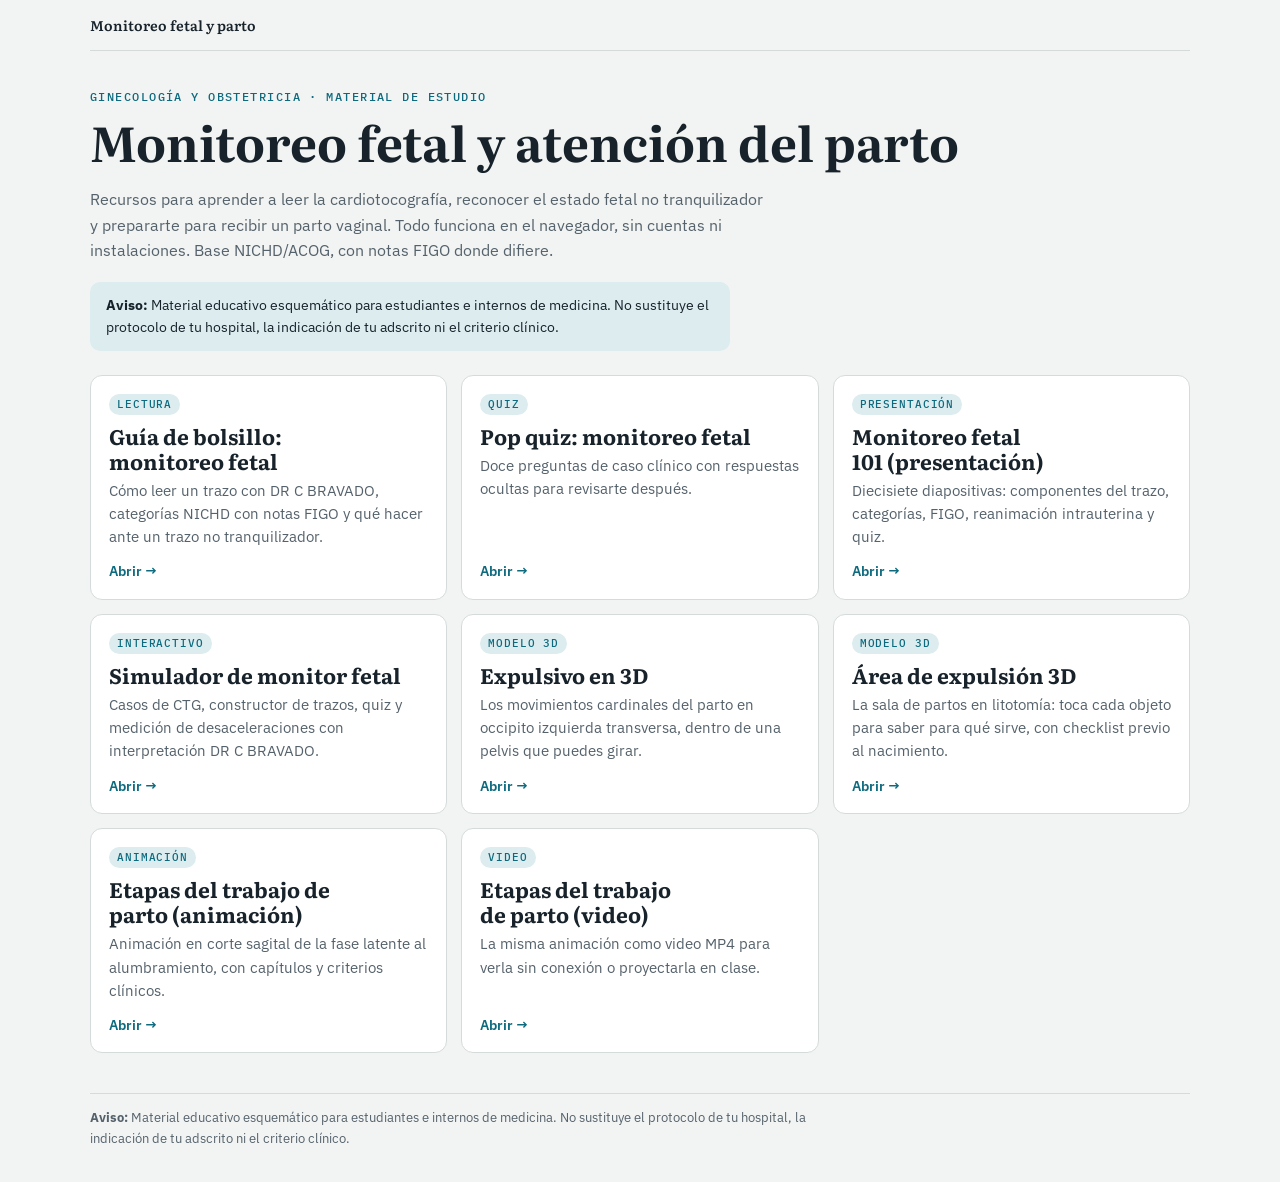
<file: index.html>
<!doctype html>
<html lang="es">
<head>
<meta charset="utf-8">
<meta name="viewport" content="width=device-width,initial-scale=1">
<title>Monitoreo fetal y atención del parto</title>
<meta name="description" content="Guía de bolsillo, quiz, presentación, simulador de CTG y modelos 3D del parto para estudiar GyO.">
<link rel="preconnect" href="https://fonts.googleapis.com"><link rel="stylesheet" href="https://fonts.googleapis.com/css2?family=IBM+Plex+Mono:wght@400;500&family=IBM+Plex+Sans:wght@400;500;600&family=Literata:opsz,wght@7..72,500;7..72,700&display=swap">
<link rel="stylesheet" href="assets/site.css">

</head>
<body>
<header class="topbar"><a class="brand" href="./">Monitoreo fetal y parto</a></header>
<main class="home">
<section class="hero">
<p class="eyebrow">Ginecología y obstetricia · material de estudio</p>
<h1>Monitoreo fetal y atención del parto</h1>
<p class="lede">Recursos para aprender a leer la cardiotocografía, reconocer el estado fetal no tranquilizador y prepararte para recibir un parto vaginal. Todo funciona en el navegador, sin cuentas ni instalaciones. Base NICHD/ACOG, con notas FIGO donde difiere.</p>
<p class="notice"><b>Aviso:</b> Material educativo esquemático para estudiantes e internos de medicina. No sustituye el protocolo de tu hospital, la indicación de tu adscrito ni el criterio clínico.</p>
</section>
<section class="cards" aria-label="Recursos">
<a class="card" href="guia-bolsillo.html"><span class="kind">Lectura</span><h2>Guía de bolsillo: monitoreo fetal</h2><p>Cómo leer un trazo con DR C BRAVADO, categorías NICHD con notas FIGO y qué hacer ante un trazo no tranquilizador.</p><span class="go">Abrir →</span></a>
<a class="card" href="pop-quiz.html"><span class="kind">Quiz</span><h2>Pop quiz: monitoreo fetal</h2><p>Doce preguntas de caso clínico con respuestas ocultas para revisarte después.</p><span class="go">Abrir →</span></a>
<a class="card" href="deck-monitoreo-fetal.html"><span class="kind">Presentación</span><h2>Monitoreo fetal 101 (presentación)</h2><p>Diecisiete diapositivas: componentes del trazo, categorías, FIGO, reanimación intrauterina y quiz.</p><span class="go">Abrir →</span></a>
<a class="card" href="simulador-monitor-fetal.html"><span class="kind">Interactivo</span><h2>Simulador de monitor fetal</h2><p>Casos de CTG, constructor de trazos, quiz y medición de desaceleraciones con interpretación DR C BRAVADO.</p><span class="go">Abrir →</span></a>
<a class="card" href="expulsivo-3d.html"><span class="kind">Modelo 3D</span><h2>Expulsivo en 3D</h2><p>Los movimientos cardinales del parto en occipito izquierda transversa, dentro de una pelvis que puedes girar.</p><span class="go">Abrir →</span></a>
<a class="card" href="area-expulsion-3d.html"><span class="kind">Modelo 3D</span><h2>Área de expulsión 3D</h2><p>La sala de partos en litotomía: toca cada objeto para saber para qué sirve, con checklist previo al nacimiento.</p><span class="go">Abrir →</span></a>
<a class="card" href="etapas-del-parto.html"><span class="kind">Animación</span><h2>Etapas del trabajo de parto (animación)</h2><p>Animación en corte sagital de la fase latente al alumbramiento, con capítulos y criterios clínicos.</p><span class="go">Abrir →</span></a>
<a class="card" href="video-etapas.html"><span class="kind">Video</span><h2>Etapas del trabajo de parto (video)</h2><p>La misma animación como video MP4 para verla sin conexión o proyectarla en clase.</p><span class="go">Abrir →</span></a>
</section>
</main>
<footer class="sitefoot"><p><b>Aviso:</b> Material educativo esquemático para estudiantes e internos de medicina. No sustituye el protocolo de tu hospital, la indicación de tu adscrito ni el criterio clínico.</p></footer>
</body>
</html>
</file>
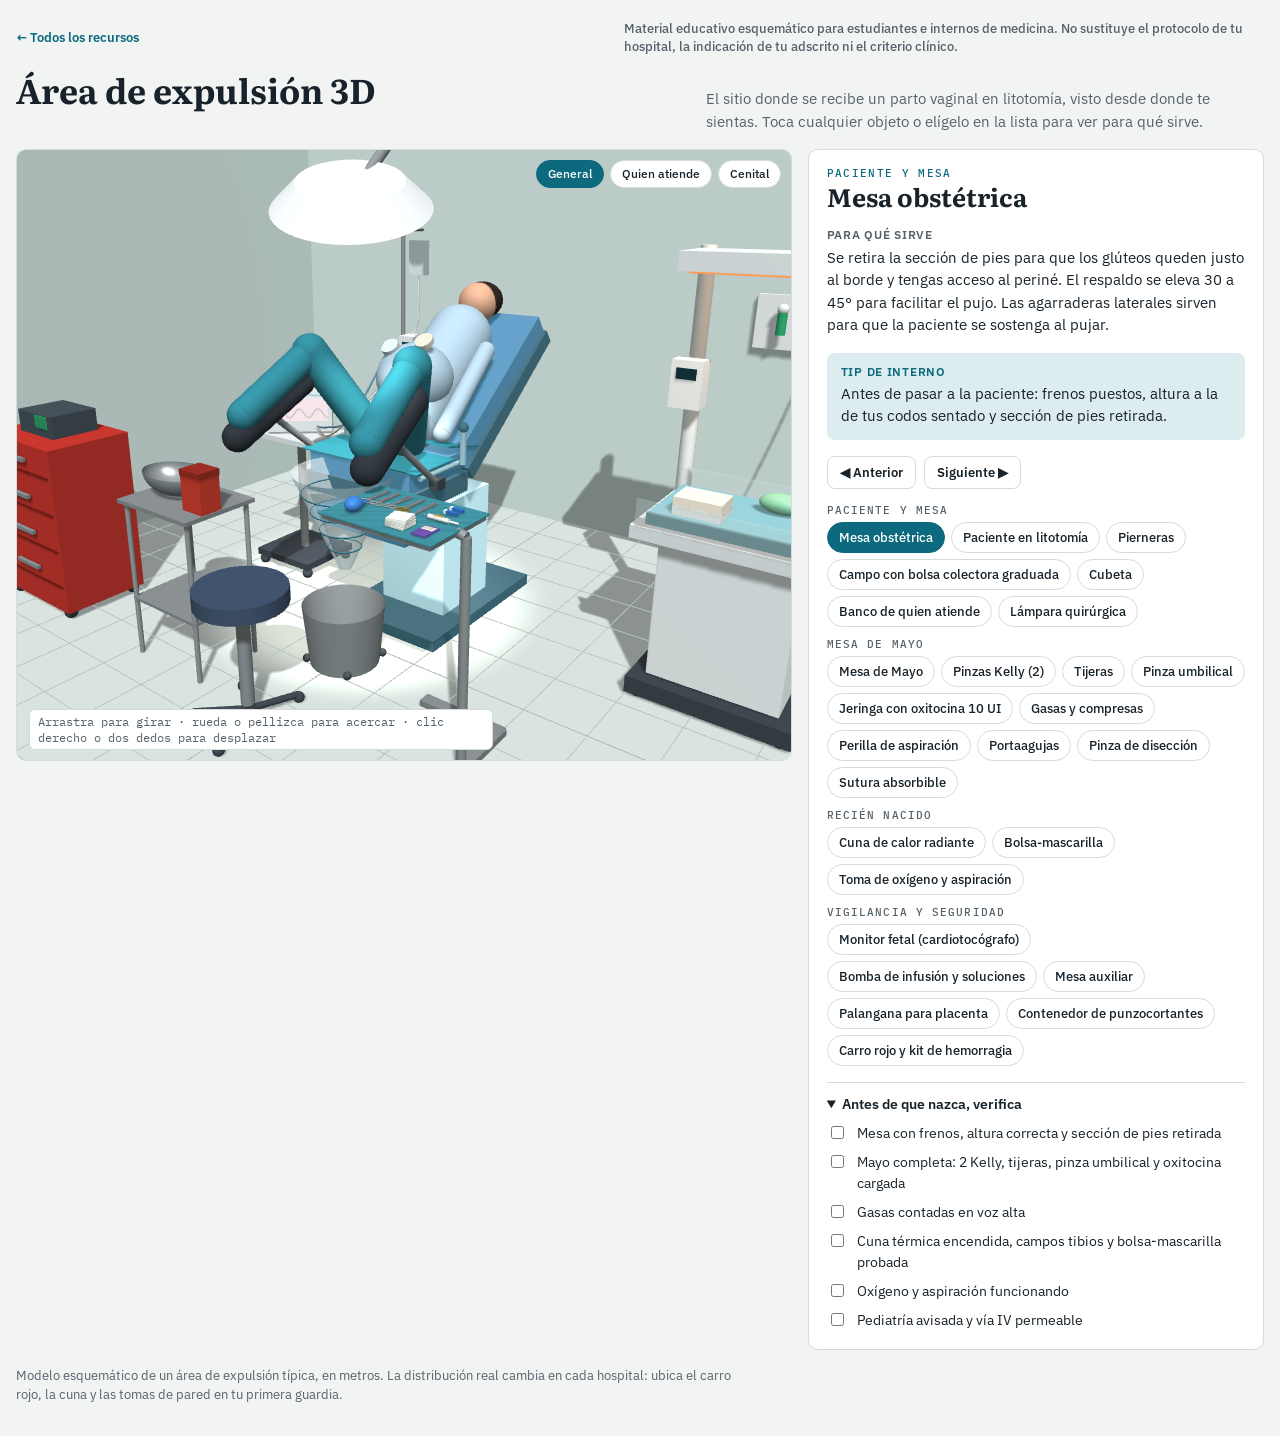
<file: area-expulsion-3d.html>
<!doctype html>
<html lang="es"><head><meta charset="utf-8"><meta name=viewport content="width=device-width,initial-scale=1,viewport-fit=cover"><style>:root{color-scheme:light;box-sizing:border-box;padding-top:env(safe-area-inset-top,0px);padding-bottom:env(safe-area-inset-bottom,0px)}html{scroll-padding-top:env(safe-area-inset-top,0px)}body{margin:0;padding:0;font:14px -apple-system,BlinkMacSystemFont,sans-serif;background:#fff;color:#000}img{max-width:100%}[hidden]:not([hidden=until-found i]){display:none!important}</style><title>Área de expulsión 3D</title>
<meta name="description" content="La sala de partos en litotomía: toca cada objeto para saber para qué sirve, con checklist previo al nacimiento.">
</head><body>
<style>
.pf-bar{max-width:1320px;margin:0 auto 14px;display:flex;flex-wrap:wrap;align-items:center;justify-content:space-between;gap:6px 16px;font:500 13px/1.4 'IBM Plex Sans','Segoe UI',Arial,sans-serif}
.pf-bar a{color:var(--accent,#0d6a7e);text-decoration:none;font-weight:600}
.pf-bar a:hover{text-decoration:underline}
.pf-bar span{color:var(--muted,#55626b);max-width:80ch}
</style>
<nav class="pf-bar" aria-label="Sitio"><a href="./">← Todos los recursos</a><span>Material educativo esquemático para estudiantes e internos de medicina. No sustituye el protocolo de tu hospital, la indicación de tu adscrito ni el criterio clínico.</span></nav>

<link rel="preconnect" href="https://fonts.googleapis.com">
<link rel="stylesheet" href="https://fonts.googleapis.com/css2?family=IBM+Plex+Mono:wght@400;500&family=IBM+Plex+Sans:wght@400;500;600&family=Literata:opsz,wght@7..72,500;7..72,700&display=swap">
<style>
/* Layout: visor 3D del área de expulsión a la izquierda; ficha del objeto, inventario y checklist a la derecha (se apila en móvil) */
:root{
  --bg:#f2f4f3; --surface:#ffffff; --ink:#17222a; --muted:#55626b; --line:#d5dbdb;
  --accent:#0d6a7e; --accent-ink:#ffffff; --accent-soft:#dcecef; --stage:#e3e9e9;
  --display:'Literata', Georgia, serif; --body:'IBM Plex Sans', 'Segoe UI', Arial, sans-serif; --mono:'IBM Plex Mono', Consolas, monospace;
}
@media (prefers-color-scheme: dark){:root:not([data-theme="light"]){
  --bg:#0e1417; --surface:#162026; --ink:#e5ecee; --muted:#9aa8ae; --line:#29363c;
  --accent:#55b6cb; --accent-ink:#0a1417; --accent-soft:#1b3138; --stage:#111a1e; color-scheme:dark}}
:root[data-theme="dark"]{
  --bg:#0e1417; --surface:#162026; --ink:#e5ecee; --muted:#9aa8ae; --line:#29363c;
  --accent:#55b6cb; --accent-ink:#0a1417; --accent-soft:#1b3138; --stage:#111a1e; color-scheme:dark}
*{box-sizing:border-box}
body{background:var(--bg);color:var(--ink);font-family:var(--body);font-size:15px;line-height:1.5;padding:20px 16px 32px}
.wrap{max-width:1320px;margin:0 auto;display:flex;flex-direction:column;gap:16px}
header{display:flex;flex-wrap:wrap;align-items:baseline;justify-content:space-between;gap:8px 24px}
h1{font-family:var(--display);font-weight:700;font-size:clamp(24px,3.2vw,34px);line-height:1.15;margin:0;text-wrap:balance}
.sub{color:var(--muted);margin:0;max-width:62ch}
.grid{display:grid;grid-template-columns:minmax(0,1.7fr) minmax(0,1fr);gap:16px;align-items:start}
@media (max-width:920px){.grid{grid-template-columns:minmax(0,1fr)}}
.viewer{position:relative;background:var(--stage);border:1px solid var(--line);border-radius:10px;overflow:hidden;height:clamp(360px,68vh,720px)}
.viewer canvas{display:block;width:100%;height:100%;touch-action:none;cursor:grab}
.viewer canvas.hot{cursor:pointer}
.tip{position:absolute;left:0;top:0;pointer-events:none;font:500 12px/1.2 var(--mono);background:var(--surface);color:var(--ink);border:1px solid var(--accent);border-radius:4px;padding:4px 7px;white-space:nowrap;transform:translate(12px,-120%)}
.views{position:absolute;right:10px;top:10px;display:flex;flex-wrap:wrap;gap:6px;justify-content:flex-end;max-width:75%}
.chip{font:500 12px/1 var(--body);background:var(--surface);color:var(--ink);border:1px solid var(--line);border-radius:999px;padding:7px 11px;cursor:pointer}
.chip[aria-pressed="true"]{background:var(--accent);color:var(--accent-ink);border-color:var(--accent)}
.hint{position:absolute;left:12px;bottom:10px;font:400 12px/1.3 var(--mono);color:var(--muted);background:var(--surface);border:1px solid var(--line);border-radius:6px;padding:4px 8px;pointer-events:none;max-width:60%}
button:focus-visible,input:focus-visible{outline:2px solid var(--accent);outline-offset:2px}
.panel{background:var(--surface);border:1px solid var(--line);border-radius:10px;padding:18px;display:flex;flex-direction:column;gap:16px;min-width:0}
.eyebrow{font:500 11px/1 var(--mono);letter-spacing:.12em;text-transform:uppercase;color:var(--accent);margin:0}
.panel h2{font-family:var(--display);font-weight:700;font-size:25px;line-height:1.15;margin:4px 0 0;text-wrap:balance}
.block h3{font:600 12px/1.2 var(--body);letter-spacing:.06em;text-transform:uppercase;color:var(--muted);margin:0 0 4px}
.block p{margin:0}
.block.tipbox{background:var(--accent-soft);border-radius:8px;padding:12px 14px}
.block.tipbox h3{color:var(--accent)}
.nav{display:flex;gap:8px}
.btn{font:600 13px/1 var(--body);border:1px solid var(--line);background:var(--surface);color:var(--ink);border-radius:8px;padding:9px 12px;cursor:pointer}
.inv{display:flex;flex-direction:column;gap:12px}
.inv h4{font:500 11px/1 var(--mono);letter-spacing:.1em;text-transform:uppercase;color:var(--muted);margin:0 0 6px}
.inv ul{list-style:none;margin:0;padding:0;display:flex;flex-wrap:wrap;gap:6px}
.inv button{font:500 12.5px/1.2 var(--body);background:var(--surface);color:var(--ink);border:1px solid var(--line);border-radius:999px;padding:7px 11px;cursor:pointer}
.inv button[aria-current="true"]{background:var(--accent);border-color:var(--accent);color:var(--accent-ink)}
details{border-top:1px solid var(--line);padding-top:12px}
summary{cursor:pointer;font:600 14px/1.3 var(--body)}
.check{list-style:none;margin:10px 0 0;padding:0;display:flex;flex-direction:column;gap:8px}
.check label{display:flex;gap:10px;align-items:flex-start;font-size:14px;cursor:pointer}
.check input{margin-top:3px;accent-color:var(--accent)}
footer{font-size:12.5px;color:var(--muted);max-width:90ch}
@media (max-width:520px){.views{max-width:100%;left:10px;justify-content:flex-start}.hint{display:none}}
</style>

<div class="wrap">
  <header>
    <h1>Área de expulsión 3D</h1>
    <p class="sub">El sitio donde se recibe un parto vaginal en litotomía, visto desde donde te sientas. Toca cualquier objeto o elígelo en la lista para ver para qué sirve.</p>
  </header>
  <div class="grid">
    <div class="viewer" id="viewer">
      <div class="views" role="group" aria-label="Vistas">
        <button class="chip" data-view="gen" aria-pressed="true">General</button>
        <button class="chip" data-view="att">Quien atiende</button>
        <button class="chip" data-view="top">Cenital</button>
      </div>
      <div class="tip" id="tip" hidden></div>
      <div class="hint">Arrastra para girar · rueda o pellizca para acercar · clic derecho o dos dedos para desplazar</div>
    </div>
    <aside class="panel">
      <div>
        <p class="eyebrow" id="cat">Paciente y mesa</p>
        <h2 id="name">Mesa obstétrica</h2>
      </div>
      <div class="block"><h3>Para qué sirve</h3><p id="para"></p></div>
      <div class="block tipbox"><h3>Tip de interno</h3><p id="tipTxt"></p></div>
      <div class="nav"><button class="btn" id="prev">◀ Anterior</button><button class="btn" id="next">Siguiente ▶</button></div>
      <div class="inv" id="inv"></div>
      <details open>
        <summary>Antes de que nazca, verifica</summary>
        <ul class="check">
          <li><label><input type="checkbox" id="c1"> Mesa con frenos, altura correcta y sección de pies retirada</label></li>
          <li><label><input type="checkbox" id="c2"> Mayo completa: 2 Kelly, tijeras, pinza umbilical y oxitocina cargada</label></li>
          <li><label><input type="checkbox" id="c3"> Gasas contadas en voz alta</label></li>
          <li><label><input type="checkbox" id="c4"> Cuna térmica encendida, campos tibios y bolsa-mascarilla probada</label></li>
          <li><label><input type="checkbox" id="c5"> Oxígeno y aspiración funcionando</label></li>
          <li><label><input type="checkbox" id="c6"> Pediatría avisada y vía IV permeable</label></li>
        </ul>
      </details>
    </aside>
  </div>
  <footer>Modelo esquemático de un área de expulsión típica, en metros. La distribución real cambia en cada hospital: ubica el carro rojo, la cuna y las tomas de pared en tu primera guardia.</footer>
</div>

<script src="assets/vendor/three/three.min.js"></script>
<script src="assets/vendor/three/OrbitControls.js"></script>
<script>
(function(){
const D=Math.PI/180;
const viewer=document.getElementById('viewer');
const renderer=new THREE.WebGLRenderer({antialias:true});
renderer.setPixelRatio(Math.min(2,window.devicePixelRatio||1));
renderer.shadowMap.enabled=true; renderer.shadowMap.type=THREE.PCFSoftShadowMap;
viewer.insertBefore(renderer.domElement,viewer.firstChild);
const scene=new THREE.Scene();
const camera=new THREE.PerspectiveCamera(42,1,0.05,60);
const controls=new THREE.OrbitControls(camera,renderer.domElement);
controls.enableDamping=true;controls.dampingFactor=0.08;controls.minDistance=0.35;controls.maxDistance=9;controls.maxPolarAngle=88*D;

function applyTheme(){scene.background=new THREE.Color(getComputedStyle(document.documentElement).getPropertyValue('--stage').trim()||'#e3e9e9')}
applyTheme();
try{matchMedia('(prefers-color-scheme: dark)').addEventListener('change',applyTheme)}catch(e){}
new MutationObserver(applyTheme).observe(document.documentElement,{attributes:true,attributeFilter:['data-theme']});

scene.add(new THREE.HemisphereLight(0xffffff,0x9aa7a3,0.7));
const key=new THREE.DirectionalLight(0xffffff,0.55);key.position.set(3,5,4);key.castShadow=true;key.shadow.mapSize.set(1024,1024);
Object.assign(key.shadow.camera,{left:-3,right:3,top:3,bottom:-3,near:1,far:15});scene.add(key);

// ---------- helpers ----------
const mat=(c,o)=>new THREE.MeshStandardMaterial(Object.assign({color:c,roughness:0.6,metalness:0},o||{}));
const STEEL=mat(0xc3cacf,{metalness:0.35,roughness:0.35}), DARK=mat(0x3a4148), VINYL=mat(0x4f6683,{roughness:0.5}),
      DRAPE=mat(0x2f7f8f,{roughness:0.9}), GOWN=mat(0xa9c2d4,{roughness:0.85}), SKIN=mat(0xd9a689), WHITE=mat(0xf3f3ef,{roughness:0.9}),
      RED=mat(0xb8322a,{roughness:0.5}), PLASTIC=mat(0xe9eef0,{roughness:0.4});
function add(geo,m,x,y,z,parent){const o=new THREE.Mesh(geo,m);o.position.set(x,y,z);o.castShadow=true;o.receiveShadow=true;(parent||scene).add(o);return o}
const box=(w,h,d,m,x,y,z,p)=>add(new THREE.BoxGeometry(w,h,d),m,x,y,z,p);
const cyl=(rt,rb,h,m,x,y,z,p,seg)=>add(new THREE.CylinderGeometry(rt,rb,h,seg||24),m,x,y,z,p);
const sph=(r,m,x,y,z,p)=>add(new THREE.SphereGeometry(r,24,16),m,x,y,z,p);
const Y=new THREE.Vector3(0,1,0);
function rod(a,b,r,m,p,caps){a=new THREE.Vector3(...a);b=new THREE.Vector3(...b);const d=b.clone().sub(a);const L=d.length();
  const o=add(new THREE.CylinderGeometry(r,r,L,20),m,0,0,0,p);o.position.copy(a).add(b).multiplyScalar(0.5);o.quaternion.setFromUnitVectors(Y,d.normalize());
  if(caps){sph(r,m,a.x,a.y,a.z,p);sph(r,m,b.x,b.y,b.z,p)}return o}
function tubeAlong(pts,r,m,p){const c=new THREE.CatmullRomCurve3(pts.map(q=>new THREE.Vector3(...q)));return add(new THREE.TubeGeometry(c,48,r,8,false),m,0,0,0,p)}
const G=()=>{const g=new THREE.Group();scene.add(g);return g};

// ---------- sala ----------
const floor=new THREE.Mesh(new THREE.PlaneGeometry(6,6),mat(0xc6d0cc,{roughness:0.95}));floor.rotation.x=-Math.PI/2;floor.receiveShadow=true;scene.add(floor);
const grid=new THREE.GridHelper(6,20,0xaab7b2,0xb7c3bf);grid.position.y=0.002;scene.add(grid);
const WALL=mat(0xd5e3df,{roughness:0.95});
const back=new THREE.Mesh(new THREE.PlaneGeometry(5,3),WALL);back.position.set(0.2,1.5,-2.1);back.receiveShadow=true;scene.add(back);
const left=new THREE.Mesh(new THREE.PlaneGeometry(4.2,3),WALL);left.position.set(-2.3,1.5,-0.0);left.rotation.y=Math.PI/2;left.receiveShadow=true;scene.add(left);

// ---------- registro de objetos ----------
const ITEMS=[];
function item(key,name,cat,para,tip,group,dir){ITEMS.push({key,name,cat,para,tip,group,dir:dir?new THREE.Vector3(...dir).normalize():null});group.userData.key=key;return group}

// Mesa obstétrica
const bed=G();
box(0.62,0.06,0.95,DARK,0,0.03,-0.62,bed);
box(0.4,0.62,0.42,mat(0xd9dee2),0,0.37,-0.6,bed);
box(0.64,0.1,0.46,DARK,0,0.83,-0.18,bed);
box(0.6,0.1,0.42,VINYL,0,0.93,-0.17,bed);
const backPivot=new THREE.Group();backPivot.position.set(0,0.93,-0.38);backPivot.rotation.x=38*D;bed.add(backPivot);
box(0.6,0.1,0.95,VINYL,0,0,-0.475,backPivot);box(0.64,0.08,0.95,DARK,0,-0.09,-0.475,backPivot);
[-1,1].forEach(s=>{rod([s*0.33,0.95,-0.36],[s*0.33,0.95,0.0],0.012,STEEL,bed);rod([s*0.36,0.95,-0.3],[s*0.36,1.12,-0.3],0.016,STEEL,bed);sph(0.025,DARK,s*0.36,1.13,-0.3,bed)});
box(0.58,0.06,0.36,VINYL,0,0.66,-0.12,bed); // sección de pies retraída
item('mesa','Mesa obstétrica','Paciente y mesa',
 'Se retira la sección de pies para que los glúteos queden justo al borde y tengas acceso al periné. El respaldo se eleva 30 a 45° para facilitar el pujo. Las agarraderas laterales sirven para que la paciente se sostenga al pujar.',
 'Antes de pasar a la paciente: frenos puestos, altura a la de tus codos sentado y sección de pies retirada.',bed,[1.2,0.7,0.6]);

// Pierneras
const legs=G();
[-1,1].forEach(s=>{
  rod([s*0.34,0.9,-0.12],[s*0.36,1.18,0.22],0.016,STEEL,legs);
  box(0.05,0.05,0.06,DARK,s*0.34,0.9,-0.12,legs);
  const boot=rod([s*0.33,1.32,0.06],[s*0.38,1.12,0.42],0.07,mat(0x2c3238,{roughness:0.8}),legs,true);
});
item('pierneras','Pierneras','Paciente y mesa',
 'Sostienen las pantorrillas en litotomía, con cadera y rodillas flexionadas.',
 'Sube y baja ambas piernas al mismo tiempo y acolchona la cara lateral de la rodilla: el nervio peroneo común se lesiona por compresión.',legs,[1,0.5,1]);

// Paciente
const pt=G();
const P=new THREE.Vector3(0,0.98,-0.38), u=new THREE.Vector3(0,Math.sin(38*D),-Math.cos(38*D)), n=new THREE.Vector3(0,Math.cos(38*D),Math.sin(38*D));
const at=(a,b)=>P.clone().add(u.clone().multiplyScalar(a)).add(n.clone().multiplyScalar(b));
const tA=at(0.05,0.12),tB=at(0.62,0.12);
rod(tA.toArray(),tB.toArray(),0.17,GOWN,pt,true);
const belly=sph(1,GOWN,0,0,0,pt);belly.scale.set(0.19,0.17,0.2);belly.position.copy(at(0.22,0.24));
const head=sph(0.105,SKIN,0,0,0,pt);head.position.copy(at(0.86,0.14));
const hair=sph(0.11,mat(0x2e2420),0,0,0,pt);hair.position.copy(at(0.9,0.12));hair.scale.set(1,0.9,1);
[-1,1].forEach(s=>{
  rod([s*0.11,1.04,-0.2],[s*0.3,1.46,0.02],0.085,DRAPE,pt,true);
  rod([s*0.3,1.46,0.02],[s*0.36,1.22,0.4],0.07,DRAPE,pt,true);
  const sh=at(0.55,0.12);rod([s*0.2,sh.y,sh.z],[s*0.24,1.08,-0.3],0.045,GOWN,pt,true); // brazos
});
box(0.62,0.008,0.34,DRAPE,0,1.0,-0.42,pt).rotation.x=-12*D; // campo abdominal
// transductores del monitor
const trs=[];[-0.08,0.09].forEach((dx,i)=>{const c=at(0.24+i*0.06,0.42);const t=cyl(0.045,0.045,0.025,i?mat(0xd8d2c4):mat(0xc9d6de),c.x+dx,c.y,c.z,pt);t.quaternion.setFromUnitVectors(Y,n);trs.push(t.position.clone())});
item('paciente','Paciente en litotomía','Paciente y mesa',
 'Glúteos al borde de la mesa, piernas en las pierneras y campos estériles sobre piernas y abdomen. Los transductores del monitor fetal siguen sobre el abdomen hasta el nacimiento.',
 'Explícale cada paso antes de tocarla y descubre solo el periné.',pt,[0.9,0.6,1]);

// Campo bajo glúteos con bolsa colectora
const pouch=G();
box(0.7,0.006,0.3,DRAPE,0,0.985,-0.1,pouch);
const bag=new THREE.Mesh(new THREE.CylinderGeometry(0.24,0.03,0.48,32,1,true),new THREE.MeshStandardMaterial({color:0xcfe6ee,transparent:true,opacity:0.55,side:THREE.DoubleSide,roughness:0.2}));
bag.position.set(0,0.72,0.14);pouch.add(bag);
for(let i=1;i<=4;i++){const yy=0.5+i*0.09,r=0.03+(0.21)*(yy-0.48)/0.48;const ring=new THREE.Mesh(new THREE.TorusGeometry(r,0.003,6,40),mat(0x1d4f63));ring.rotation.x=Math.PI/2;ring.position.set(0,yy,0.14);pouch.add(ring)}
item('bolsa','Campo con bolsa colectora graduada','Paciente y mesa',
 'Va bajo los glúteos y recoge sangre y líquido en una bolsa graduada, para medir la pérdida en lugar de estimarla a ojo.',
 'La OMS define hemorragia posparto como 500 mL o más tras parto vaginal. A ojo casi siempre se subestima.',pouch,[0.7,0.2,1]);

// Cubeta
const bucket=G();
const bk=new THREE.Mesh(new THREE.CylinderGeometry(0.2,0.17,0.3,32,1,true),Object.assign(STEEL.clone(),{side:THREE.DoubleSide}));bk.position.set(0,0.15,0.16);bk.castShadow=true;bucket.add(bk);
cyl(0.17,0.17,0.01,STEEL,0,0.005,0.16,bucket);
[[-1,1],[1,1],[-1,-1],[1,-1]].forEach(([a,b])=>sph(0.02,DARK,a*0.13,0.02,0.16+b*0.13,bucket));
item('cubeta','Cubeta','Paciente y mesa',
 'Recibe lo que escurre del campo y de la bolsa colectora.',
 'Si la bolsa se llena rápido, dilo en voz alta: puede ser el primer signo de hemorragia.',bucket,[0.6,0.6,1]);

// Banco
const stool=G();
cyl(0.2,0.2,0.07,mat(0x3c4c63),0,0.6,0.78,stool);cyl(0.03,0.03,0.5,STEEL,0,0.34,0.78,stool);
for(let i=0;i<5;i++){const a=i*72*D;rod([0,0.06,0.78],[Math.cos(a)*0.24,0.04,0.78+Math.sin(a)*0.24],0.015,DARK,stool);sph(0.025,DARK,Math.cos(a)*0.24,0.025,0.78+Math.sin(a)*0.24,stool)}
item('banco','Banco de quien atiende','Paciente y mesa',
 'Te sientas frente al periné, con los codos a la altura del periné de la paciente.',
 'Si te queda bajo, sube el banco o baja la mesa: encorvado pierdes control de la cabeza fetal.',stool,[0.9,0.8,1]);

// Lámpara
const lamp=G();
cyl(0.12,0.12,0.04,STEEL,0.1,2.98,-0.4,lamp);rod([0.1,2.98,-0.4],[0.1,2.65,-0.4],0.025,STEEL,lamp);rod([0.1,2.65,-0.4],[0.32,2.2,0.35],0.022,STEEL,lamp);
const dish=new THREE.Group();dish.position.set(0.32,2.15,0.42);lamp.add(dish);
const dshell=new THREE.Mesh(new THREE.CylinderGeometry(0.2,0.3,0.1,40),mat(0xe8ecee));dish.add(dshell);
const glow=new THREE.Mesh(new THREE.CircleGeometry(0.26,40),new THREE.MeshBasicMaterial({color:0xfffbe8}));glow.position.y=-0.052;glow.rotation.x=Math.PI/2;dish.add(glow);
dish.lookAt(0,0.95,0);dish.rotateX(-Math.PI/2);
const spot=new THREE.SpotLight(0xfff6e0,0.7,6,24*D,0.5);spot.position.set(0.32,2.12,0.42);spot.target.position.set(0,0.95,0);scene.add(spot,spot.target);
item('lampara','Lámpara quirúrgica','Paciente y mesa',
 'Ilumina el periné para el nacimiento, la revisión del canal y la reparación de desgarros.',
 'Ajústala antes de enguantarte o usa el mango estéril.',lamp,[0.8,0.2,1]);

// Mesa de Mayo
const mayo=G();
box(0.5,0.02,0.36,STEEL,0.62,1.0,0.5,mayo);box(0.52,0.006,0.38,mat(0x3d8a98,{roughness:0.9}),0.62,1.013,0.5,mayo);
rod([0.9,0.02,0.5],[0.9,0.99,0.5],0.02,STEEL,mayo);rod([0.9,0.99,0.5],[0.86,1.0,0.5],0.02,STEEL,mayo);
box(0.06,0.03,0.6,STEEL,0.9,0.015,0.5,mayo);box(0.4,0.03,0.06,STEEL,0.72,0.015,0.22,mayo);
const TOP=1.02;
function instrument(x,ringMat,jaw,parent){const g=new THREE.Group();g.position.set(x,TOP,0.36);parent.add(g);
  box(0.006,0.006,jaw,STEEL,-0.004,0.004,jaw/2,g);box(0.006,0.006,jaw,STEEL,0.004,0.004,jaw/2,g);
  [-1,1].forEach(s=>{const r=new THREE.Mesh(new THREE.TorusGeometry(0.014,0.0035,8,20),ringMat||STEEL);r.rotation.x=Math.PI/2;r.position.set(s*0.013,0.004,jaw+0.012);g.add(r)});return g}
const kelly=new THREE.Group();scene.add(kelly);instrument(0.44,null,0.13,kelly);instrument(0.49,null,0.13,kelly);
item('kelly','Pinzas Kelly (2)','Mesa de Mayo','Pinzan el cordón umbilical; se corta entre ambas.','En un bebé vigoroso, pinzamiento tardío de al menos 30 a 60 s.',kelly,[0.45,1.3,0.55]);
const tij=new THREE.Group();scene.add(tij);const tg=instrument(0.55,null,0.12,tij);tg.children[0].rotation.y=5*D;tg.children[1].rotation.y=-5*D;
item('tijeras','Tijeras','Mesa de Mayo','Corte del cordón entre las pinzas. La episiotomía solo se hace si hay indicación, no de rutina.','Al cortar, protege con tu mano el cordón y los dedos del bebé.',tij,[0.45,1.3,0.55]);
const pa=new THREE.Group();scene.add(pa);instrument(0.61,mat(0xc9a64a,{metalness:0.4,roughness:0.3}),0.12,pa);
item('portaagujas','Portaagujas','Mesa de Mayo','Sujeta la aguja para reparar desgarros o episiotomía.','Revisa el canal completo antes de suturar, incluido el cérvix, y el recto si el desgarro es profundo.',pa,[0.45,1.3,0.55]);
const dis=new THREE.Group();scene.add(dis);const dg=new THREE.Group();dg.position.set(0.67,TOP,0.36);dis.add(dg);
box(0.006,0.005,0.14,STEEL,-0.004,0.004,0.07,dg).rotation.y=2*D;box(0.006,0.005,0.14,STEEL,0.004,0.004,0.07,dg).rotation.y=-2*D;
item('diseccion','Pinza de disección','Mesa de Mayo','Sujeta tejido durante la reparación.','Con dientes para piel, sin dientes para mucosa.',dis,[0.45,1.3,0.55]);
const umb=new THREE.Group();scene.add(umb);[0.38,0.42].forEach(z=>{box(0.055,0.012,0.016,mat(0x2f6fbf),0.78,TOP+0.008,z,umb);box(0.01,0.014,0.018,PLASTIC,0.755,TOP+0.008,z,umb)});
item('umbilical','Pinza umbilical','Mesa de Mayo','Pinza de plástico definitiva; se coloca a 2 o 3 cm de la piel del abdomen del bebé.','Antes de cortar, cuenta los vasos del cordón: 2 arterias y 1 vena.',umb,[0.45,1.3,0.55]);
const jer=new THREE.Group();scene.add(jer);
const barrel=cyl(0.009,0.009,0.09,PLASTIC,0.78,TOP+0.012,0.5,jer);barrel.rotation.z=Math.PI/2;
const plunger=cyl(0.004,0.004,0.05,mat(0xffffff),0.84,TOP+0.012,0.5,jer);plunger.rotation.z=Math.PI/2;
const needle=cyl(0.0012,0.0012,0.035,STEEL,0.717,TOP+0.012,0.5,jer);needle.rotation.z=Math.PI/2;
box(0.04,0.0015,0.012,mat(0xe0a63a),0.78,TOP+0.0215,0.5,jer);
item('jeringa','Jeringa con oxitocina 10 UI','Mesa de Mayo','Manejo activo del alumbramiento: 10 UI IM al nacer para prevenir hemorragia posparto.','Tenla cargada y etiquetada antes del nacimiento.',jer,[0.45,1.3,0.55]);
const sut=new THREE.Group();scene.add(sut);box(0.06,0.006,0.09,mat(0x6b4fa8),0.8,TOP+0.004,0.61,sut);box(0.05,0.0015,0.03,mat(0xf1eee6),0.8,TOP+0.008,0.59,sut);
item('sutura','Sutura absorbible','Mesa de Mayo','Para reparar episiotomía y desgarros; suele usarse 2-0 o 3-0 de absorción rápida.','Al terminar, cuenta las agujas junto con las gasas.',sut,[0.45,1.3,0.55]);
const gas=new THREE.Group();scene.add(gas);for(let i=0;i<4;i++)box(0.08,0.008,0.08,WHITE,0.69,TOP+0.005+i*0.009,0.61,gas).rotation.y=i*4*D;
item('gasas','Gasas y compresas','Mesa de Mayo','Limpieza, secado y protección del periné.','Cuenta gasas antes y después: una gasa olvidada en vagina es un evento centinela.',gas,[0.45,1.3,0.55]);
const per=new THREE.Group();scene.add(per);const bulb=sph(0.032,mat(0x3e7fd0,{roughness:0.35}),0.47,TOP+0.03,0.61,per);bulb.scale.set(1,0.9,1.2);
const tipc=cyl(0.004,0.012,0.05,mat(0x3e7fd0),0.47,TOP+0.02,0.55,per);tipc.rotation.x=-Math.PI/2;
item('perilla','Perilla de aspiración','Mesa de Mayo','Aspira boca y nariz solo si hay secreciones que obstruyen la vía aérea.','No es rutinaria. Si la usas, primero boca y luego nariz.',per,[0.45,1.3,0.55]);
item('mayo','Mesa de Mayo','Mesa de Mayo','Mesa estéril a tu derecha con el instrumental para el nacimiento y la reparación, al alcance de la mano sin levantarte.','Acomoda siempre en el mismo orden: así encuentras las pinzas sin mirar.',mayo,[0.4,0.9,1]);

// Mesa auxiliar: palangana y punzocortantes
const aux=G();
box(0.5,0.02,0.4,STEEL,-0.62,0.8,0.55,aux);[[-1,-1],[1,-1],[-1,1],[1,1]].forEach(([a,b])=>rod([-0.62+a*0.22,0,0.55+b*0.17],[-0.62+a*0.22,0.8,0.55+b*0.17],0.012,STEEL,aux));
box(0.46,0.015,0.36,STEEL,-0.62,0.3,0.55,aux);
item('auxiliar','Mesa auxiliar','Vigilancia y seguridad','Superficie limpia a tu izquierda para la placenta y para descartar material.','Mantén separado lo estéril de lo que ya se usó.',aux,[-0.6,0.8,1]);
const pal=G();
const basin=new THREE.Mesh(new THREE.SphereGeometry(0.15,32,16,0,Math.PI*2,Math.PI/2,Math.PI/2.6),Object.assign(STEEL.clone(),{side:THREE.DoubleSide}));basin.position.set(-0.68,0.93,0.55);basin.scale.set(1.25,0.75,0.85);basin.castShadow=true;pal.add(basin);
item('palangana','Palangana para placenta','Vigilancia y seguridad','Recibe la placenta para revisarla completa: cotiledones, membranas y cordón.','Si falta un cotiledón o hay vasos que terminan en las membranas, sospecha retención y avisa.',pal,[-0.4,1,0.8]);
const sharp=G();box(0.13,0.17,0.11,mat(0xc0392b,{roughness:0.45}),-0.44,0.895,0.6,sharp);box(0.135,0.03,0.115,mat(0x8e2a20),-0.44,0.99,0.6,sharp);
item('punzo','Contenedor de punzocortantes','Vigilancia y seguridad','Agujas y hojas de bisturí van directo aquí, sin reencapuchar.','Ubícalo antes de empezar para no caminar con una aguja en la mano.',sharp,[-0.3,0.8,1]);

// Monitor fetal
const ctg=G();const cx=-0.95,cz=-0.55;
box(0.42,0.04,0.4,DARK,cx,0.08,cz,ctg);[[-1,-1],[1,-1],[-1,1],[1,1]].forEach(([a,b])=>sph(0.03,DARK,cx+a*0.18,0.03,cz+b*0.17,ctg));
rod([cx,0.1,cz],[cx,0.8,cz],0.025,STEEL,ctg);box(0.42,0.03,0.34,mat(0xd9dee2),cx,0.82,cz,ctg);
const mon=new THREE.Group();mon.position.set(cx,1.0,cz);mon.rotation.y=40*D;ctg.add(mon);
box(0.38,0.3,0.12,mat(0xe3e6e8),0,0,0,mon);
const cv=document.createElement('canvas');cv.width=512;cv.height=320;const g2=cv.getContext('2d');
g2.fillStyle='#fbeef0';g2.fillRect(0,0,512,320);g2.strokeStyle='#e7b3bd';g2.lineWidth=1;
for(let x=0;x<512;x+=16){g2.beginPath();g2.moveTo(x,0);g2.lineTo(x,320);g2.stroke()}for(let y=0;y<320;y+=16){g2.beginPath();g2.moveTo(0,y);g2.lineTo(512,y);g2.stroke()}
g2.fillStyle='#d9eef2';g2.fillRect(0,48,512,64);
g2.strokeStyle='#1b2830';g2.lineWidth=2.4;g2.beginPath();for(let x=0;x<512;x++){const y=88-Math.sin(x*0.21)*5-Math.sin(x*0.057)*4-(x>300&&x<360?Math.sin((x-300)/60*Math.PI)*18:0);x?g2.lineTo(x,y):g2.moveTo(x,y)}g2.stroke();
g2.strokeStyle='#1b2830';g2.beginPath();for(let x=0;x<512;x++){const ph=(x%170)/170;const y=290-Math.max(0,Math.sin(ph*Math.PI))**2*80;x?g2.lineTo(x,y):g2.moveTo(x,y)}g2.stroke();
g2.fillStyle='#1b2830';g2.font='600 26px monospace';g2.fillText('FCF 142',14,30);g2.fillText('TOCO',14,200);
const screen=new THREE.Mesh(new THREE.PlaneGeometry(0.33,0.21),new THREE.MeshBasicMaterial({map:new THREE.CanvasTexture(cv)}));screen.position.set(0,0.02,0.061);mon.add(screen);
const mp=new THREE.Vector3(0.1,-0.12,0.05).applyMatrix4(new THREE.Matrix4().makeRotationY(40*D)).add(mon.position);
trs.forEach((t,i)=>tubeAlong([mp.toArray(),[cx+0.35,0.95-i*0.05,cz+0.15],[-0.35,1.05,-0.3],t.toArray()],0.005,i?mat(0xd8d2c4):mat(0x7aa7c2),ctg));
item('monitor','Monitor fetal (cardiotocógrafo)','Vigilancia y seguridad','Registra la FCF y las contracciones con dos transductores sobre el abdomen: ultrasonido y tocodinamómetro.','Con el pujo la FCF puede bajar; vigila que recupere entre contracciones y que la variabilidad se mantenga.',ctg,[0.6,0.4,1]);

// Bomba de infusión y soluciones
const iv=G();const ix=-0.72,iz=-1.25;
for(let i=0;i<5;i++){const a=i*72*D;rod([ix,0.05,iz],[ix+Math.cos(a)*0.26,0.03,iz+Math.sin(a)*0.26],0.012,DARK,iv)}
rod([ix,0.03,iz],[ix,2.0,iz],0.013,STEEL,iv);rod([ix-0.15,1.98,iz],[ix+0.15,1.98,iz],0.008,STEEL,iv);
const sol=box(0.12,0.2,0.04,new THREE.MeshStandardMaterial({color:0xe7f1f6,transparent:true,opacity:0.8,roughness:0.2}),ix+0.12,1.82,iz,iv);
box(0.16,0.2,0.12,mat(0xeef1f2),ix+0.09,1.25,iz,iv);box(0.1,0.05,0.002,mat(0x1d4f63),ix+0.09,1.29,iz+0.061,iv);
tubeAlong([[ix+0.12,1.71,iz],[ix+0.12,1.4,iz+0.02],[ix+0.09,1.36,iz+0.05]],0.003,PLASTIC,iv);
tubeAlong([[ix+0.09,1.15,iz+0.05],[ix+0.2,0.9,iz+0.5],[-0.3,1.05,-0.45],[-0.25,1.08,-0.32]],0.003,PLASTIC,iv);
item('bomba','Bomba de infusión y soluciones','Vigilancia y seguridad','Vía IV para líquidos, oxitocina en infusión y medicamentos de urgencia.','Toda paciente en expulsivo debe tener una vía IV permeable, idealmente calibre 18.',iv,[0.8,0.5,1]);

// Carro rojo
const crash=G();
box(0.62,0.9,0.46,RED,-1.7,0.5,0.55,crash);for(let i=0;i<4;i++)box(0.58,0.012,0.005,mat(0x7d1f19),-1.7,0.2+i*0.2,0.785,crash);
for(let i=0;i<4;i++)box(0.2,0.02,0.02,STEEL,-1.7,0.27+i*0.2,0.8,crash);
[[-1,-1],[1,-1],[-1,1],[1,1]].forEach(([a,b])=>sph(0.035,DARK,-1.7+a*0.26,0.035,0.55+b*0.19,crash));
box(0.32,0.12,0.26,mat(0x3f4a52),-1.72,1.01,0.52,crash);box(0.12,0.07,0.002,mat(0x2fa36b),-1.66,1.03,0.651,crash);
item('carro','Carro rojo y kit de hemorragia','Vigilancia y seguridad','Medicamentos y equipo de reanimación, desfibrilador, uterotónicos y material para hemorragia obstétrica.','Antes de tu primera guardia, ubícalo y revisa qué uterotónicos tiene.',crash,[0.8,0.6,1]);

// Cuna de calor radiante
const warm=G();const wx=1.55,wz=-0.65;
box(0.7,0.08,0.55,DARK,wx,0.06,wz,warm);[[-1,-1],[1,-1],[-1,1],[1,1]].forEach(([a,b])=>sph(0.035,DARK,wx+a*0.3,0.035,wz+b*0.24,warm));
box(0.56,0.62,0.42,mat(0xe6eaec),wx,0.42,wz,warm);box(0.78,0.06,0.55,mat(0xdfe4e7),wx,0.79,wz,warm);
box(0.68,0.05,0.46,mat(0x7fb7c4,{roughness:0.5}),wx,0.845,wz,warm);
const plexi=new THREE.MeshStandardMaterial({color:0xdff3f7,transparent:true,opacity:0.3,roughness:0.1,depthWrite:false});
box(0.74,0.12,0.006,plexi,wx,0.88,wz+0.27,warm);box(0.74,0.12,0.006,plexi,wx,0.88,wz-0.27,warm);box(0.006,0.12,0.54,plexi,wx+0.37,0.88,wz,warm);
rod([wx-0.36,0.82,wz-0.3],[wx-0.36,1.95,wz-0.3],0.035,mat(0xe6eaec),warm);
box(0.14,0.22,0.1,mat(0xeef1f2),wx-0.36,1.35,wz-0.22,warm);
const clock=box(0.09,0.05,0.004,mat(0x14323d),wx-0.36,1.4,wz-0.168,warm);
const heater=box(0.7,0.08,0.3,mat(0xe6eaec),wx-0.02,1.9,wz-0.08,warm);
box(0.62,0.01,0.22,new THREE.MeshBasicMaterial({color:0xff9a52}),wx-0.02,1.855,wz-0.08,warm);
const hl=new THREE.PointLight(0xff9a52,0.35,1.4);hl.position.set(wx,1.75,wz);scene.add(hl);
box(0.2,0.04,0.16,WHITE,wx-0.15,0.89,wz+0.1,warm);box(0.2,0.04,0.16,mat(0xf4e9d8,{roughness:0.95}),wx-0.15,0.93,wz+0.1,warm);
item('cuna','Cuna de calor radiante','Recién nacido','Recibe al bebé cuando necesita evaluación o reanimación: fuente de calor, colchón firme, campos tibios y reloj para el Apgar al minuto y a los 5 minutos.','Enciéndela y precaliéntala antes del nacimiento.',warm,[-0.3,0.8,1]);
const bvm=G();const bg=sph(1,new THREE.MeshStandardMaterial({color:0x8fd4a8,transparent:true,opacity:0.85,roughness:0.3}),wx+0.12,0.92,wz-0.08,bvm);bg.scale.set(0.09,0.045,0.05);
const mask=cyl(0.012,0.035,0.03,new THREE.MeshStandardMaterial({color:0xe9f2f4,transparent:true,opacity:0.8}),wx+0.24,0.92,wz-0.08,bvm);mask.rotation.z=-Math.PI/2;
cyl(0.012,0.012,0.04,mat(0x4a8a5f),wx+0.21,0.92,wz-0.08,bvm).rotation.z=Math.PI/2;
item('bvm','Bolsa-mascarilla','Recién nacido','Ventilación con presión positiva si el bebé no respira o tiene FC menor de 100 después de los pasos iniciales.','Antes de cada parto revisa el tamaño de la mascarilla y que la bolsa infle.',bvm,[-0.2,1,0.7]);

// Tomas de pared
const wall=G();const px=1.45;
box(0.6,0.3,0.04,mat(0xeef1f2),px,1.5,-2.08,wall);
cyl(0.025,0.025,0.12,mat(0x2fa36b),px-0.15,1.5,-2.0,wall);sph(0.03,mat(0xdfe8e4),px-0.15,1.58,-2.0,wall);
const can=cyl(0.06,0.06,0.18,new THREE.MeshStandardMaterial({color:0xe8f3f6,transparent:true,opacity:0.6,roughness:0.15}),px+0.12,1.48,-1.98,wall);
cyl(0.062,0.062,0.03,mat(0x2f6fbf),px+0.12,1.58,-1.98,wall);
tubeAlong([[px+0.12,1.58,-1.98],[px+0.2,1.3,-1.6],[wx+0.25,1.0,wz-0.2]],0.006,PLASTIC,wall);
item('oxigeno','Toma de oxígeno y aspiración','Recién nacido','Oxígeno y succión de pared para el bebé y para la madre.','Abre la succión y verifica que jale antes del nacimiento.',wall,[0,0.3,1]);

// ---------- interacción ----------
ITEMS.forEach(it=>it.group.traverse(o=>{if(o.isMesh&&o.material&&o.material.isMeshStandardMaterial){o.material=o.material.clone();o.userData.base=o.material.emissive.getHex()}}));
const byKey={};ITEMS.forEach(it=>byKey[it.key]=it);
const order=['mesa','paciente','pierneras','bolsa','cubeta','banco','lampara','mayo','kelly','tijeras','umbilical','jeringa','gasas','perilla','portaagujas','diseccion','sutura','cuna','bvm','oxigeno','monitor','bomba','auxiliar','palangana','punzo','carro'];
const CATS=['Paciente y mesa','Mesa de Mayo','Recién nacido','Vigilancia y seguridad'];
const inv=document.getElementById('inv');const invBtns={};
CATS.forEach(c=>{const d=document.createElement('div');const h=document.createElement('h4');h.textContent=c;d.appendChild(h);const ul=document.createElement('ul');
  order.filter(k=>byKey[k].cat===c).forEach(k=>{const li=document.createElement('li');const b=document.createElement('button');b.type='button';b.textContent=byKey[k].name;b.addEventListener('click',()=>select(k,true));invBtns[k]=b;li.appendChild(b);ul.appendChild(li)});
  d.appendChild(ul);inv.appendChild(d)});

const accentHex=0x1e8aa3;let current=null;
function highlight(it,on){it.group.traverse(o=>{if(o.isMesh&&o.material&&o.material.emissive){o.material.emissive.setHex(on?accentHex:o.userData.base);o.material.emissiveIntensity=on?0.3:1}})}
let camAnim=null;
function flyTo(p,t){const reduce=matchMedia('(prefers-reduced-motion: reduce)').matches;if(reduce){camera.position.copy(p);controls.target.copy(t);return}camAnim={fp:camera.position.clone(),ft:controls.target.clone(),p,t,s:performance.now()}}
function select(k,fly){const it=byKey[k];if(current)highlight(current,false);current=it;highlight(it,true);
  document.getElementById('cat').textContent=it.cat;document.getElementById('name').textContent=it.name;
  document.getElementById('para').textContent=it.para;document.getElementById('tipTxt').textContent=it.tip;
  Object.entries(invBtns).forEach(([kk,b])=>b.setAttribute('aria-current',String(kk===k)));
  if(fly){const bb=new THREE.Box3().setFromObject(it.group);const c=bb.getCenter(new THREE.Vector3());const s=bb.getSize(new THREE.Vector3());
    const dist=Math.min(3.4,Math.max(0.42,Math.max(s.x,s.y,s.z)*2.3));const dir=it.dir||new THREE.Vector3(0.55,0.55,1).normalize();
    flyTo(c.clone().add(dir.clone().multiplyScalar(dist)),c);
    document.querySelectorAll('[data-view]').forEach(b=>b.setAttribute('aria-pressed','false'))}}
document.getElementById('prev').addEventListener('click',()=>{const i=order.indexOf(current.key);select(order[(i-1+order.length)%order.length],true)});
document.getElementById('next').addEventListener('click',()=>{const i=order.indexOf(current.key);select(order[(i+1)%order.length],true)});

const VIEWS={gen:{p:[2.3,2.1,2.7],t:[0.05,0.95,-0.25]},att:{p:[0,1.5,1.85],t:[0,1.0,-0.1]},top:{p:[0.2,6.2,0.6],t:[0.1,0.5,-0.3]}};
function goView(k,instant){const v=VIEWS[k];const p=new THREE.Vector3(...v.p),t=new THREE.Vector3(...v.t);
  document.querySelectorAll('[data-view]').forEach(b=>b.setAttribute('aria-pressed',String(b.dataset.view===k)));
  if(instant){camera.position.copy(p);controls.target.copy(t);controls.update()}else flyTo(p,t)}
document.querySelectorAll('[data-view]').forEach(b=>b.addEventListener('click',()=>goView(b.dataset.view)));

const ray=new THREE.Raycaster(),ptr=new THREE.Vector2();const groups=ITEMS.map(i=>i.group);
function pick(ev){const r=renderer.domElement.getBoundingClientRect();ptr.set(((ev.clientX-r.left)/r.width)*2-1,-((ev.clientY-r.top)/r.height)*2+1);ray.setFromCamera(ptr,camera);
  const hits=ray.intersectObjects(groups,true);for(const h of hits){let o=h.object;while(o&&!o.userData.key)o=o.parent;if(o){
    return byKey[o.userData.key]}}return null}
const tip=document.getElementById('tip');let down=null;
renderer.domElement.addEventListener('pointerdown',e=>{down={x:e.clientX,y:e.clientY}});
renderer.domElement.addEventListener('pointerup',e=>{if(down&&Math.hypot(e.clientX-down.x,e.clientY-down.y)<6){const it=pick(e);if(it)select(it.key,true)}down=null});
let hoverEv=null;renderer.domElement.addEventListener('pointermove',e=>{if(e.pointerType==='mouse')hoverEv=e});
renderer.domElement.addEventListener('pointerleave',()=>{hoverEv=null;tip.hidden=true;renderer.domElement.classList.remove('hot')});

function resize(){const w=viewer.clientWidth,h=viewer.clientHeight;renderer.setSize(w,h,false);camera.aspect=w/h;camera.updateProjectionMatrix()}
new ResizeObserver(resize).observe(viewer);resize();
goView('gen',true);select('mesa',false);

const ease=x=>x*x*(3-2*x);
function loop(now){
  if(camAnim){const k=Math.min(1,(now-camAnim.s)/750),e=ease(k);camera.position.lerpVectors(camAnim.fp,camAnim.p,e);controls.target.lerpVectors(camAnim.ft,camAnim.t,e);if(k>=1)camAnim=null}
  controls.update();renderer.render(scene,camera);
  if(hoverEv){const it=pick(hoverEv);const r=renderer.domElement.getBoundingClientRect();
    if(it){tip.hidden=false;tip.textContent=it.name;tip.style.left=(hoverEv.clientX-r.left)+'px';tip.style.top=(hoverEv.clientY-r.top)+'px';renderer.domElement.classList.add('hot')}
    else{tip.hidden=true;renderer.domElement.classList.remove('hot')}hoverEv=null}
  requestAnimationFrame(loop)}
requestAnimationFrame(loop);
})();
</script>

</body></html>
</file>
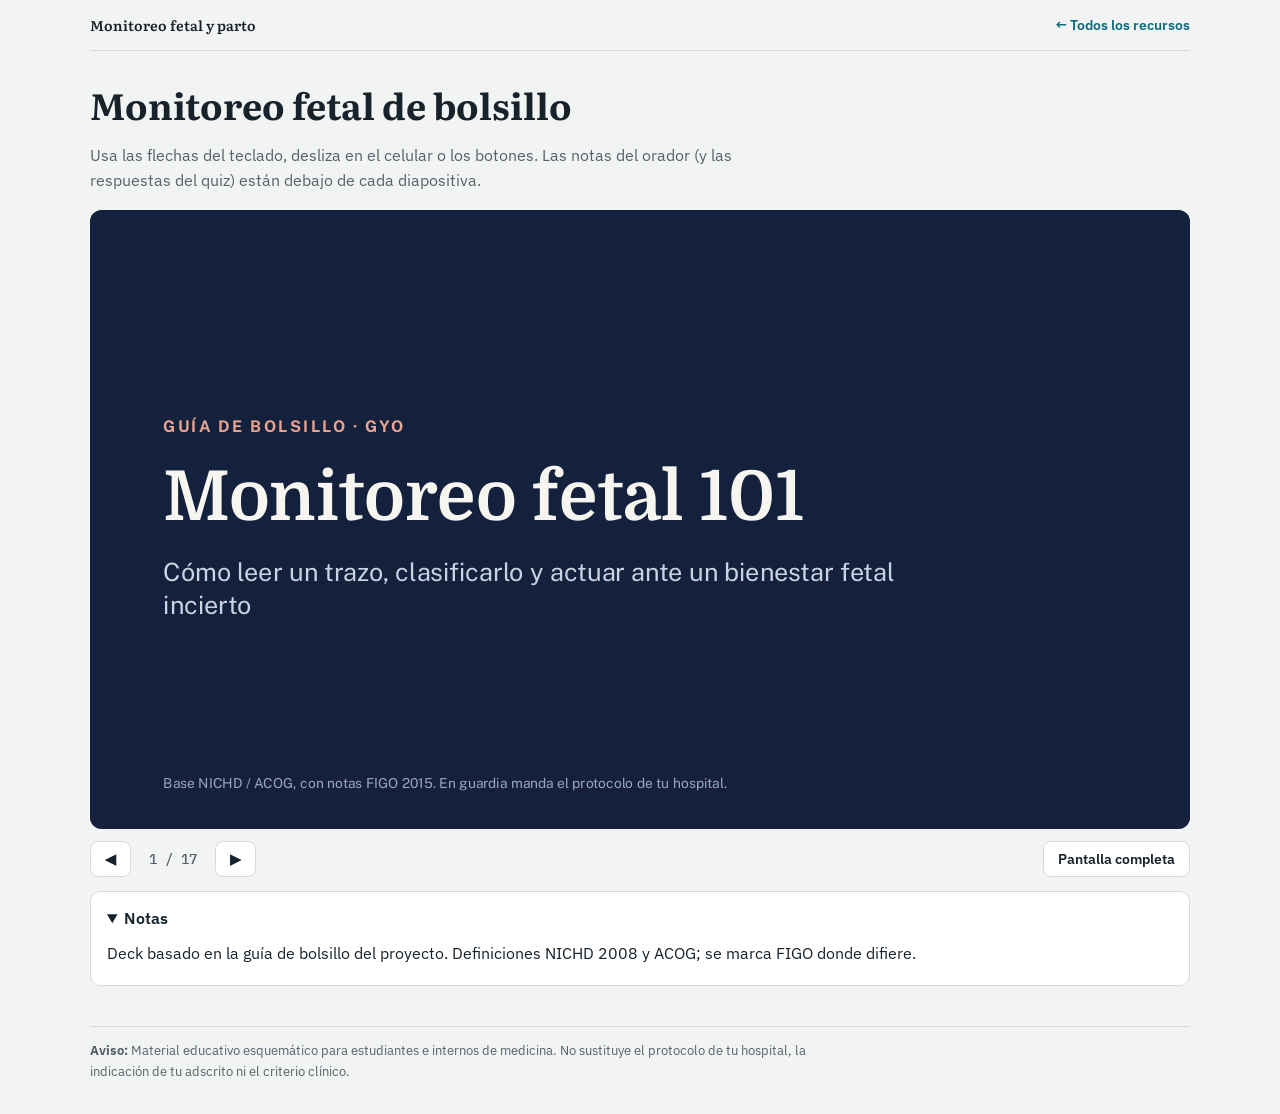
<file: deck-monitoreo-fetal.html>
<!doctype html>
<html lang="es">
<head>
<meta charset="utf-8">
<meta name="viewport" content="width=device-width,initial-scale=1">
<title>Monitoreo fetal 101 (presentación)</title>
<meta name="description" content="Diecisiete diapositivas: componentes del trazo, categorías, FIGO, reanimación intrauterina y quiz.">
<link rel="preconnect" href="https://fonts.googleapis.com"><link rel="stylesheet" href="https://fonts.googleapis.com/css2?family=IBM+Plex+Mono:wght@400;500&family=IBM+Plex+Sans:wght@400;500;600&family=Literata:opsz,wght@7..72,500;7..72,700&display=swap">
<link rel="stylesheet" href="assets/site.css">
<link rel="stylesheet" href="https://fonts.googleapis.com/css2?family=Domine:wght@400..700&display=swap"><link rel="stylesheet" href="https://fonts.googleapis.com/css2?family=Public+Sans:wght@400;600;700&display=swap">
</head>
<body>
<header class="topbar"><a class="brand" href="./">Monitoreo fetal y parto</a><a class="back" href="./">← Todos los recursos</a></header>
<main class="deck">
<h1>Monitoreo fetal de bolsillo</h1>
<p class="lede">Usa las flechas del teclado, desliza en el celular o los botones. Las notas del orador (y las respuestas del quiz) están debajo de cada diapositiva.</p>
<div class="viewer" id="viewer" tabindex="0" aria-roledescription="presentación" aria-label="Diapositivas">
<div class="frame" data-i="0"><div class="stage"><section id="s-cover" class="slide" style="background:#14213d">
  <p id="e1-1ftwghs" style="position:absolute; bottom:64px; left:128px; width:1664px; font-family:'Public Sans', Arial, sans-serif; font-size:24px; color:#9aa8bf">Base NICHD / ACOG, con notas FIGO 2015. En guardia manda el protocolo de tu hospital.</p>
  <p id="p7c19fafff561r0-181934cc" style="position:absolute; top:360px; left:128px; width:1664px; height:24px; font-family:'Public Sans', Arial, sans-serif; font-size:28px; font-weight:700; letter-spacing:4px; text-transform:uppercase; color:#e9a38f">Guía de bolsillo · GyO</p>
  <h1 id="p7c19fafff561r1-181934cc" style="position:absolute; top:439px; left:128px; width:1664px; font-family:Domine, Georgia, serif; font-size:120px; font-weight:700; line-height:1.05; color:#f7f5f0">Monitoreo fetal 101</h1>
  <p id="p7c19fafff561r2-181934cc" style="position:absolute; top:605px; left:128px; width:1300px; font-family:'Public Sans', Arial, sans-serif; font-size:44px; line-height:1.3; color:#c9d3e3">Cómo leer un trazo, clasificarlo y actuar ante un bienestar fetal incierto</p>
</section></div></div>
<div class="frame" data-i="1" hidden><div class="stage"><section id="s-bravado" class="slide" style="background:#F7F5F0;color:#3E4A5C;font-family:'Public Sans', Arial, sans-serif;padding:128px;display:flex;flex-direction:column;gap:48px">
<div style="display:flex;flex-direction:column;gap:12px">
<p style="font-size:24px;font-weight:700;letter-spacing:3px;text-transform:uppercase;color:#A8432F">Método de lectura</p>
<h2 style="font-family:'Domine', Georgia, serif;font-size:72px;font-weight:700;line-height:1.1;color:#14213D">DR C BRAVADO</h2>
</div>
<table style="width:1664px;font-size:28px;color:#3E4A5C">
<tr style="background:#14213D"><th style="width:28%;color:#F7F5F0">Letra</th><th style="width:72%;color:#F7F5F0">Qué miras</th></tr>
<tr><td><b>DR</b> · Determine Risk</td><td>Preeclampsia, RCIU, DM, postérmino, RPM, fiebre, cesárea previa, oxitocina, epidural</td></tr>
<tr style="background:#EFEBE3"><td><b>C</b> · Contracciones</td><td>Número en 10 min (promedio de 30 min), duración, tono basal</td></tr>
<tr><td><b>BRa</b> · Baseline Rate</td><td>Frecuencia cardiaca fetal basal</td></tr>
<tr style="background:#EFEBE3"><td><b>V</b> · Variabilidad</td><td>Amplitud pico-valle</td></tr>
<tr><td><b>A</b> · Aceleraciones</td><td>Presentes o ausentes</td></tr>
<tr style="background:#EFEBE3"><td><b>D</b> · Desaceleraciones</td><td>Tipo, relación con la contracción, recurrentes o no</td></tr>
<tr><td><b>O</b> · Overall</td><td>Categoría I, II o III y plan</td></tr>
</table>
</section></div></div>
<div class="frame" data-i="2" hidden><div class="stage"><section id="s-basal" class="slide" style="background:#F7F5F0;color:#3E4A5C;font-family:'Public Sans', Arial, sans-serif;padding:128px;display:flex;flex-direction:column;gap:40px">
<div style="display:flex;flex-direction:column;gap:12px">
<p style="font-size:24px;font-weight:700;letter-spacing:3px;text-transform:uppercase;color:#A8432F">Componente 1</p>
<h2 style="font-family:'Domine', Georgia, serif;font-size:72px;font-weight:700;line-height:1.1;color:#14213D">Línea de base</h2>
</div>
<div style="display:flex;gap:32px">
<div style="flex:1;display:flex;flex-direction:column;gap:4px;background:#14213D;padding:28px 36px;border-radius:16px">
<p style="font-size:44px;font-weight:700;color:#F7F5F0">110–160</p>
<p style="font-size:24px;color:#C9D3E3">Normal (lpm)</p>
</div>
<div style="flex:1;display:flex;flex-direction:column;gap:4px;background:#FFFDF9;border:1px solid #E2DDD3;padding:28px 36px;border-radius:16px">
<p style="font-size:44px;font-weight:700;color:#A8432F">&gt;160</p>
<p style="font-size:24px">Taquicardia, ≥10 min</p>
</div>
<div style="flex:1;display:flex;flex-direction:column;gap:4px;background:#FFFDF9;border:1px solid #E2DDD3;padding:28px 36px;border-radius:16px">
<p style="font-size:44px;font-weight:700;color:#A8432F">&lt;110</p>
<p style="font-size:24px">Bradicardia, ≥10 min</p>
</div>
</div>
<div style="display:flex;gap:64px">
<div style="flex:1;display:flex;flex-direction:column;gap:12px">
<h3 style="font-size:32px;font-weight:700;color:#14213D">Causas de taquicardia</h3>
<ul style="font-size:26px;line-height:1.45">
<li><b>Fiebre / infección intraamniótica</b> (la #1)</li>
<li>Terbutalina, atropina, cafeína</li>
<li>Hipertiroidismo materno</li>
<li>Anemia fetal, arritmia (TSV si &gt;200)</li>
<li>Hipoxia fetal temprana, prematurez</li>
</ul>
</div>
<div style="flex:1;display:flex;flex-direction:column;gap:12px">
<h3 style="font-size:32px;font-weight:700;color:#14213D">Causas de bradicardia</h3>
<ul style="font-size:26px;line-height:1.45">
<li>Hipotensión materna (epidural, supino)</li>
<li><b>Prolapso de cordón, ruptura uterina, DPPNI</b></li>
<li>Taquisistolia, descenso rápido</li>
<li>Bloqueo cardiaco congénito (anti-Ro)</li>
<li>Postérmino, betabloqueadores, hipotermia</li>
</ul>
</div>
</div>
</section></div></div>
<div class="frame" data-i="3" hidden><div class="stage"><section id="s-variabilidad" class="slide" style="background:#F7F5F0;color:#3E4A5C;font-family:'Public Sans', Arial, sans-serif;padding:128px;display:flex;flex-direction:column;gap:40px">
<div style="display:flex;flex-direction:column;gap:12px">
<p style="font-size:24px;font-weight:700;letter-spacing:3px;text-transform:uppercase;color:#A8432F">Componente 2 · el más importante</p>
<h2 style="font-family:'Domine', Georgia, serif;font-size:72px;font-weight:700;line-height:1.1;color:#14213D">Variabilidad</h2>
</div>
<table style="width:1664px;font-size:28px;color:#3E4A5C">
<tr style="background:#14213D"><th style="width:20%;color:#F7F5F0">Tipo</th><th style="width:22%;color:#F7F5F0">Amplitud</th><th style="width:58%;color:#F7F5F0">Interpretación</th></tr>
<tr><td><b>Ausente</b></td><td>No detectable</td><td>Mala señal, sobre todo con desaceleraciones</td></tr>
<tr style="background:#EFEBE3"><td><b>Mínima</b></td><td>&gt;0 a ≤5 lpm</td><td>Sueño, fármacos, prematurez o hipoxia</td></tr>
<tr style="background:#DCEBE6"><td><b>Moderada</b></td><td><b>6–25 lpm</b></td><td><b>Normal:</b> descarta acidemia en ese momento</td></tr>
<tr><td><b>Marcada</b></td><td>&gt;25 lpm</td><td>Incierta; puede ser hipoxia aguda temprana</td></tr>
</table>
<div style="display:flex;gap:32px">
<div style="flex:1;display:flex;flex-direction:column;gap:8px;background:#FFFDF9;border:1px solid #E2DDD3;padding:32px;border-radius:16px">
<h3 style="font-size:32px;font-weight:700;color:#14213D">Mínima sin hipoxia</h3>
<p style="font-size:26px;line-height:1.4">Sueño fetal (20–40 min), opioides, sulfato de magnesio, prematurez, anomalías del SNC</p>
</div>
<div style="flex:1;display:flex;flex-direction:column;gap:8px;background:#FFFDF9;border:1px solid #E2DDD3;padding:32px;border-radius:16px">
<h3 style="font-size:32px;font-weight:700;color:#A8432F">Sinusoidal = Cat III</h3>
<p style="font-size:26px;line-height:1.4">Onda lisa, 3–5 ciclos/min, ≥20 min. Piensa anemia fetal grave o hipoxia grave</p>
</div>
</div>
</section></div></div>
<div class="frame" data-i="4" hidden><div class="stage"><section id="s-aceleraciones" class="slide" style="background:#F7F5F0;color:#3E4A5C;font-family:'Public Sans', Arial, sans-serif;padding:128px;display:flex;flex-direction:column;gap:48px">
<div style="display:flex;flex-direction:column;gap:12px">
<p style="font-size:24px;font-weight:700;letter-spacing:3px;text-transform:uppercase;color:#A8432F">Componente 3</p>
<h2 style="font-family:'Domine', Georgia, serif;font-size:72px;font-weight:700;line-height:1.1;color:#14213D">Aceleraciones</h2>
</div>
<div style="display:flex;gap:32px">
<div style="flex:1;display:flex;flex-direction:column;gap:8px;background:#14213D;padding:40px;border-radius:16px">
<p style="font-size:24px;font-weight:700;letter-spacing:2px;text-transform:uppercase;color:#E9A38F">≥32 semanas</p>
<p style="font-family:'Domine', Georgia, serif;font-size:120px;font-weight:700;line-height:1.1;color:#F7F5F0">15 × 15</p>
<p style="font-size:28px;color:#C9D3E3">Sube ≥15 lpm durante ≥15 s</p>
</div>
<div style="flex:1;display:flex;flex-direction:column;gap:8px;background:#FFFDF9;border:1px solid #E2DDD3;padding:40px;border-radius:16px">
<p style="font-size:24px;font-weight:700;letter-spacing:2px;text-transform:uppercase;color:#A8432F">&lt;32 semanas</p>
<p style="font-family:'Domine', Georgia, serif;font-size:120px;font-weight:700;line-height:1.1;color:#14213D">10 × 10</p>
<p style="font-size:28px">Sube ≥10 lpm durante ≥10 s</p>
</div>
</div>
<ul style="font-size:28px;line-height:1.5">
<li><b>Aceleración espontánea o inducida = feto sin acidemia</b> en ese momento (pH probablemente ≥7.20)</li>
<li>NST reactiva: ≥2 aceleraciones en 20 min (extensible a 40 min por sueño)</li>
<li>Prolongada: 2 a 10 min. Más de 10 min es cambio de basal</li>
</ul>
</section></div></div>
<div class="frame" data-i="5" hidden><div class="stage"><section id="s-vealchop" class="slide" style="background:#EAE4D8;color:#3E4A5C;font-family:'Public Sans', Arial, sans-serif;padding:128px;display:flex;flex-direction:column;gap:48px">
<div style="display:flex;flex-direction:column;gap:12px">
<p style="font-size:24px;font-weight:700;letter-spacing:3px;text-transform:uppercase;color:#A8432F">Mnemotecnia</p>
<h2 style="font-family:'Domine', Georgia, serif;font-size:72px;font-weight:700;line-height:1.1;color:#14213D">VEAL CHOP</h2>
</div>
<div style="display:grid;grid-template-columns:1fr 1fr;gap:28px">
<div style="display:flex;flex-direction:column;gap:6px;background:#FFFDF9;padding:32px 40px;border-radius:16px">
<p style="font-size:44px;font-weight:700;color:#14213D"><span style="color:#A8432F">V</span>ariable → <span style="color:#A8432F">C</span>ordón</p>
<p style="font-size:26px">Compresión del cordón umbilical</p>
</div>
<div style="display:flex;flex-direction:column;gap:6px;background:#FFFDF9;padding:32px 40px;border-radius:16px">
<p style="font-size:44px;font-weight:700;color:#14213D"><span style="color:#A8432F">E</span>arly → <span style="color:#A8432F">H</span>ead</p>
<p style="font-size:26px">Compresión cefálica, reflejo vagal, benigna</p>
</div>
<div style="display:flex;flex-direction:column;gap:6px;background:#FFFDF9;padding:32px 40px;border-radius:16px">
<p style="font-size:44px;font-weight:700;color:#14213D"><span style="color:#A8432F">A</span>celeración → <span style="color:#A8432F">O</span>K</p>
<p style="font-size:26px">Feto bien oxigenado</p>
</div>
<div style="display:flex;flex-direction:column;gap:6px;background:#FFFDF9;padding:32px 40px;border-radius:16px">
<p style="font-size:44px;font-weight:700;color:#14213D"><span style="color:#A8432F">L</span>ate → <span style="color:#A8432F">P</span>lacenta</p>
<p style="font-size:26px">Insuficiencia útero-placentaria</p>
</div>
</div>
</section></div></div>
<div class="frame" data-i="6" hidden><div class="stage"><section id="s-desaceleraciones" class="slide" style="background:#F7F5F0;color:#3E4A5C;font-family:'Public Sans', Arial, sans-serif;padding:128px;display:flex;flex-direction:column;gap:40px">
<div style="display:flex;flex-direction:column;gap:12px">
<p style="font-size:24px;font-weight:700;letter-spacing:3px;text-transform:uppercase;color:#A8432F">Componente 4</p>
<h2 style="font-family:'Domine', Georgia, serif;font-size:72px;font-weight:700;line-height:1.1;color:#14213D">Desaceleraciones</h2>
</div>
<table style="width:1664px;font-size:26px;color:#3E4A5C">
<tr style="background:#14213D"><th style="width:17%;color:#F7F5F0">Tipo</th><th style="width:21%;color:#F7F5F0">Inicio a nadir</th><th style="width:62%;color:#F7F5F0">Clave</th></tr>
<tr><td><b>Temprana</b></td><td>Gradual, ≥30 s</td><td>Nadir <b>coincide</b> con el pico de la contracción. Espejo</td></tr>
<tr style="background:#EFEBE3"><td><b>Tardía</b></td><td>Gradual, ≥30 s</td><td>Nadir <b>después</b> del pico. Suave, puede ser sutil</td></tr>
<tr><td><b>Variable</b></td><td><b>Abrupta, &lt;30 s</b></td><td>Cae ≥15 lpm, dura ≥15 s y &lt;2 min. Forma de V, U o W</td></tr>
<tr style="background:#EFEBE3"><td><b>Prolongada</b></td><td>Cualquiera</td><td>Cae ≥15 lpm por 2 a 10 min. Más de 10 min = cambio de basal</td></tr>
</table>
<div style="display:flex;gap:32px">
<div style="flex:1;display:flex;flex-direction:column;gap:8px;background:#FFFDF9;border:1px solid #E2DDD3;padding:32px;border-radius:16px">
<h3 style="font-size:32px;font-weight:700;color:#14213D">Recurrente</h3>
<p style="font-size:26px;line-height:1.4">Con ≥50% de las contracciones en 20 min. Intermitente: menos del 50%</p>
</div>
<div style="flex:1;display:flex;flex-direction:column;gap:8px;background:#FFFDF9;border:1px solid #E2DDD3;padding:32px;border-radius:16px">
<h3 style="font-size:32px;font-weight:700;color:#14213D">Variable preocupante</h3>
<p style="font-size:26px;line-height:1.4">Recuperación lenta, overshoot, sin hombros, bifásica o profunda</p>
</div>
</div>
</section></div></div>
<div class="frame" data-i="7" hidden><div class="stage"><section id="s-uterina" class="slide" style="background:#F7F5F0;color:#3E4A5C;font-family:'Public Sans', Arial, sans-serif;padding:128px;display:flex;flex-direction:column;gap:48px">
<div style="display:flex;flex-direction:column;gap:12px">
<p style="font-size:24px;font-weight:700;letter-spacing:3px;text-transform:uppercase;color:#A8432F">Contracciones y desaceleración prolongada</p>
<h2 style="font-family:'Domine', Georgia, serif;font-size:72px;font-weight:700;line-height:1.1;color:#14213D">Actividad uterina</h2>
</div>
<div style="display:flex;gap:32px">
<div style="flex:1;display:flex;flex-direction:column;gap:8px;background:#FFFDF9;border:1px solid #E2DDD3;padding:32px;border-radius:16px">
<p style="font-size:44px;font-weight:700;color:#14213D">≤5 en 10 min</p>
<p style="font-size:26px;line-height:1.4">Normal (promedio de 30 min)</p>
</div>
<div style="flex:1;display:flex;flex-direction:column;gap:8px;background:#FFFDF9;border:1px solid #E2DDD3;padding:32px;border-radius:16px">
<p style="font-size:44px;font-weight:700;color:#A8432F">&gt;5 en 10 min</p>
<p style="font-size:26px;line-height:1.4">Taquisistolia: oxitocina, prostaglandinas, DPPNI</p>
</div>
<div style="flex:1;display:flex;flex-direction:column;gap:8px;background:#FFFDF9;border:1px solid #E2DDD3;padding:32px;border-radius:16px">
<p style="font-size:44px;font-weight:700;color:#A8432F">&gt;2 min</p>
<p style="font-size:26px;line-height:1.4">Hipertonía: una contracción o tono basal alto</p>
</div>
</div>
<div style="display:flex;flex-direction:column;gap:20px">
<h3 style="font-size:32px;font-weight:700;color:#14213D">Regla 3-6-9-12 para desaceleración prolongada (práctica británica)</h3>
<div style="display:flex;gap:20px">
<div style="flex:1;display:flex;flex-direction:column;gap:4px;background:#14213D;padding:24px 28px;border-radius:12px"><p style="font-size:36px;font-weight:700;color:#E9A38F">3 min</p><p style="font-size:24px;color:#F7F5F0">Pide ayuda</p></div>
<div style="flex:1;display:flex;flex-direction:column;gap:4px;background:#14213D;padding:24px 28px;border-radius:12px"><p style="font-size:36px;font-weight:700;color:#E9A38F">6 min</p><p style="font-size:24px;color:#F7F5F0">Muévete a quirófano</p></div>
<div style="flex:1;display:flex;flex-direction:column;gap:4px;background:#14213D;padding:24px 28px;border-radius:12px"><p style="font-size:36px;font-weight:700;color:#E9A38F">9 min</p><p style="font-size:24px;color:#F7F5F0">Decide extracción</p></div>
<div style="flex:1;display:flex;flex-direction:column;gap:4px;background:#14213D;padding:24px 28px;border-radius:12px"><p style="font-size:36px;font-weight:700;color:#E9A38F">12–15 min</p><p style="font-size:24px;color:#F7F5F0">Nacimiento</p></div>
</div>
</div>
</section></div></div>
<div class="frame" data-i="8" hidden><div class="stage"><section id="s-cat1" class="slide" style="background:#F7F5F0;color:#3E4A5C;font-family:'Public Sans', Arial, sans-serif;padding:128px;display:flex;flex-direction:column;gap:48px">
<div style="display:flex;flex-direction:column;gap:12px">
<p style="font-size:24px;font-weight:700;letter-spacing:3px;text-transform:uppercase;color:#276B5D">NICHD · Normal</p>
<h2 style="font-family:'Domine', Georgia, serif;font-size:72px;font-weight:700;line-height:1.1;color:#14213D">Categoría I</h2>
</div>
<p style="font-size:32px;line-height:1.4;width:1400px">Necesitas <b>todo</b> esto a la vez. Predice un estado ácido-base normal.</p>
<div style="display:grid;grid-template-columns:1fr 1fr;gap:24px">
<div style="display:flex;gap:20px;align-items:center;background:#FFFDF9;border:1px solid #E2DDD3;padding:28px 32px;border-radius:16px"><svg viewBox="0 0 24 24" fill="none" stroke="currentColor" stroke-width="2.2" stroke-linecap="round" stroke-linejoin="round" style="color:#276B5D;width:48px;height:48px;flex:none" aria-hidden="true"><circle cx="12" cy="12" r="10"/><path d="M7.5 12.5l3 3 6-6.5"/></svg><p style="font-size:30px">Basal 110–160</p></div>
<div style="display:flex;gap:20px;align-items:center;background:#FFFDF9;border:1px solid #E2DDD3;padding:28px 32px;border-radius:16px"><svg viewBox="0 0 24 24" fill="none" stroke="currentColor" stroke-width="2.2" stroke-linecap="round" stroke-linejoin="round" style="color:#276B5D;width:48px;height:48px;flex:none" aria-hidden="true"><circle cx="12" cy="12" r="10"/><path d="M7.5 12.5l3 3 6-6.5"/></svg><p style="font-size:30px">Variabilidad moderada</p></div>
<div style="display:flex;gap:20px;align-items:center;background:#FFFDF9;border:1px solid #E2DDD3;padding:28px 32px;border-radius:16px"><svg viewBox="0 0 24 24" fill="none" stroke="currentColor" stroke-width="2.2" stroke-linecap="round" stroke-linejoin="round" style="color:#276B5D;width:48px;height:48px;flex:none" aria-hidden="true"><circle cx="12" cy="12" r="10"/><path d="M7.5 12.5l3 3 6-6.5"/></svg><p style="font-size:30px">Sin tardías ni variables</p></div>
<div style="display:flex;gap:20px;align-items:center;background:#FFFDF9;border:1px solid #E2DDD3;padding:28px 32px;border-radius:16px"><svg viewBox="0 0 24 24" fill="none" stroke="currentColor" stroke-width="2.2" stroke-linecap="round" stroke-linejoin="round" style="color:#276B5D;width:48px;height:48px;flex:none" aria-hidden="true"><circle cx="12" cy="12" r="10"/><path d="M7.5 12.5l3 3 6-6.5"/></svg><p style="font-size:30px">Tempranas y aceleraciones: da igual</p></div>
</div>
<p style="font-size:32px;font-weight:700;color:#276B5D">Conducta: vigilancia de rutina</p>
</section></div></div>
<div class="frame" data-i="9" hidden><div class="stage"><section id="s-cat3" class="slide" style="background:#F7F5F0;color:#3E4A5C;font-family:'Public Sans', Arial, sans-serif;padding:128px;display:flex;flex-direction:column;gap:44px">
<div style="display:flex;flex-direction:column;gap:12px">
<p style="font-size:24px;font-weight:700;letter-spacing:3px;text-transform:uppercase;color:#A8432F">NICHD · Anormal</p>
<h2 style="font-family:'Domine', Georgia, serif;font-size:72px;font-weight:700;line-height:1.1;color:#14213D">Categoría III</h2>
</div>
<div style="display:flex;gap:32px;align-items:stretch">
<div style="flex:2;display:flex;flex-direction:column;gap:16px;background:#FFFDF9;border:2px solid #A8432F;padding:36px;border-radius:16px">
<p style="font-size:36px;font-weight:700;color:#A8432F">Variabilidad AUSENTE +</p>
<ul style="font-size:30px;line-height:1.5">
<li>Tardías recurrentes</li>
<li>Variables recurrentes</li>
<li>Bradicardia</li>
</ul>
</div>
<div style="display:flex;flex-direction:column;justify-content:center"><p style="font-size:44px;font-weight:700;color:#14213D">o</p></div>
<div style="flex:1;display:flex;flex-direction:column;justify-content:center;gap:8px;background:#FFFDF9;border:2px solid #A8432F;padding:36px;border-radius:16px">
<p style="font-size:36px;font-weight:700;color:#A8432F">Sinusoidal</p>
<p style="font-size:26px;line-height:1.4">Por sí solo, con cualquier otra cosa</p>
</div>
</div>
<div style="display:flex;flex-direction:column;gap:8px;background:#14213D;padding:28px 36px;border-radius:16px">
<p style="font-size:30px;font-weight:700;color:#F7F5F0">Reanimación intrauterina inmediata. Si no resuelve: extracción expedita.</p>
<p style="font-size:24px;color:#C9D3E3">Recuerda: "Ausente + (Tardías / Variables / Bradi) o Sinusoidal"</p>
</div>
</section></div></div>
<div class="frame" data-i="10" hidden><div class="stage"><section id="s-cat2" class="slide" style="background:#F7F5F0;color:#3E4A5C;font-family:'Public Sans', Arial, sans-serif;padding:128px;display:flex;flex-direction:column;gap:40px">
<div style="display:flex;flex-direction:column;gap:12px">
<p style="font-size:24px;font-weight:700;letter-spacing:3px;text-transform:uppercase;color:#8A5A12">NICHD · Indeterminado · ~80% de los trazos</p>
<h2 style="font-family:'Domine', Georgia, serif;font-size:72px;font-weight:700;line-height:1.1;color:#14213D">Categoría II: todo lo demás</h2>
</div>
<div style="display:flex;gap:48px">
<ul style="flex:1;font-size:26px;line-height:1.5">
<li>Taquicardia</li>
<li>Bradicardia con variabilidad presente</li>
<li>Variabilidad mínima o marcada</li>
<li>Ausente sin desaceleraciones recurrentes</li>
<li>Sin aceleraciones tras estimulación</li>
</ul>
<ul style="flex:1;font-size:26px;line-height:1.5">
<li>Variables recurrentes con variabilidad mínima o moderada</li>
<li>Tardías recurrentes con variabilidad moderada</li>
<li>Desaceleración prolongada (2–10 min)</li>
<li>Variables con overshoot u hombros</li>
</ul>
</div>
<div style="display:flex;flex-direction:column;gap:8px;background:#14213D;padding:32px 40px;border-radius:16px">
<p style="font-size:32px;font-weight:700;color:#F7F5F0">La pregunta clave: ¿hay variabilidad moderada o aceleraciones?</p>
<p style="font-size:26px;line-height:1.4;color:#C9D3E3">Sí: feto oxigenado ahora, sigue vigilando y corrige causas. No, y hay desaceleraciones significativas: plan de nacimiento.</p>
</div>
</section></div></div>
<div class="frame" data-i="11" hidden><div class="stage"><section id="s-figo" class="slide" style="background:#EAE4D8;color:#3E4A5C;font-family:'Public Sans', Arial, sans-serif;padding:128px;display:flex;flex-direction:column;gap:48px">
<div style="display:flex;flex-direction:column;gap:12px">
<p style="font-size:24px;font-weight:700;letter-spacing:3px;text-transform:uppercase;color:#A8432F">Equivalencia internacional</p>
<h2 style="font-family:'Domine', Georgia, serif;font-size:72px;font-weight:700;line-height:1.1;color:#14213D">FIGO 2015: tres niveles</h2>
</div>
<div style="display:flex;gap:28px">
<div style="flex:1;display:flex;flex-direction:column;gap:14px;background:#FFFDF9;border-top:8px solid #276B5D;padding:32px;border-radius:12px">
<h3 style="font-size:36px;font-weight:700;color:#276B5D">Normal</h3>
<p style="font-size:26px;line-height:1.4">Basal 110–160, variabilidad 5–25, sin desaceleraciones repetitivas</p>
<p style="font-size:24px;font-weight:700;color:#14213D">Sin intervención</p>
</div>
<div style="flex:1;display:flex;flex-direction:column;gap:14px;background:#FFFDF9;border-top:8px solid #B7791F;padding:32px;border-radius:12px">
<h3 style="font-size:36px;font-weight:700;color:#8A5A12">Sospechoso</h3>
<p style="font-size:26px;line-height:1.4">Falta una característica de normal, sin rasgos patológicos</p>
<p style="font-size:24px;font-weight:700;color:#14213D">Corrige causas, vigila de cerca</p>
</div>
<div style="flex:1;display:flex;flex-direction:column;gap:14px;background:#FFFDF9;border-top:8px solid #A8432F;padding:32px;border-radius:12px">
<h3 style="font-size:36px;font-weight:700;color:#A8432F">Patológico</h3>
<p style="font-size:26px;line-height:1.4">Basal &lt;100; variabilidad reducida &gt;50 min o sinusoidal &gt;30 min; tardías o prolongadas repetitivas &gt;30 min; una prolongada &gt;5 min</p>
<p style="font-size:24px;font-weight:700;color:#14213D">Actúa ya; si no mejora, nacimiento</p>
</div>
</div>
</section></div></div>
<div class="frame" data-i="12" hidden><div class="stage"><section id="s-conducta" class="slide" style="background:#F7F5F0;color:#3E4A5C;font-family:'Public Sans', Arial, sans-serif;padding:128px;display:flex;flex-direction:column;gap:40px">
<div style="display:flex;flex-direction:column;gap:12px">
<p style="font-size:24px;font-weight:700;letter-spacing:3px;text-transform:uppercase;color:#A8432F">Trazo no tranquilizador</p>
<h2 style="font-family:'Domine', Georgia, serif;font-size:72px;font-weight:700;line-height:1.1;color:#14213D">Reanimación por mecanismo</h2>
</div>
<table style="width:1664px;font-size:26px;color:#3E4A5C">
<tr style="background:#14213D"><th style="width:22%;color:#F7F5F0">Problema</th><th style="width:78%;color:#F7F5F0">Acción</th></tr>
<tr><td><b>Útero</b></td><td>Suspende o reduce oxitocina, retira prostaglandina, <b>terbutalina 0.25 mg SC</b></td></tr>
<tr style="background:#EFEBE3"><td><b>Mamá</b></td><td><b>Decúbito lateral</b>, bolo de cristaloides, vasopresor si hipotensión por epidural</td></tr>
<tr><td><b>Cordón</b></td><td>Cambia posición, <b>tacto vaginal</b> por prolapso, <b>amnioinfusión</b> si variables recurrentes</td></tr>
<tr style="background:#EFEBE3"><td><b>Fiebre</b></td><td>Antipirético y antibióticos si infección intraamniótica</td></tr>
<tr><td><b>Oxígeno</b></td><td>No rutinario en mujer normoxémica; sigue tu protocolo</td></tr>
<tr style="background:#EFEBE3"><td><b>Siempre</b></td><td>Avisa al adscrito, documenta hora y acciones, alerta a anestesia y pediatría</td></tr>
</table>
<p style="font-size:28px;line-height:1.4"><b style="color:#14213D">Si no mejora:</b> vía más rápida y segura. Cesárea, o instrumentado con dilatación completa y estación ≥+2.</p>
</section></div></div>
<div class="frame" data-i="13" hidden><div class="stage"><section id="s-bradisubita" class="slide" style="background:#A8432F;color:#FBEDE8;font-family:'Public Sans', Arial, sans-serif;padding:128px;display:flex;flex-direction:column;gap:56px">
<div style="display:flex;flex-direction:column;gap:12px">
<p style="font-size:24px;font-weight:700;letter-spacing:3px;text-transform:uppercase;color:#FBEDE8">Bradicardia súbita</p>
<h2 style="font-family:'Domine', Georgia, serif;font-size:72px;font-weight:700;line-height:1.1;color:#FFF8F4">Descarta estas 4 causas graves</h2>
</div>
<div style="display:grid;grid-template-columns:1fr 1fr;gap:28px">
<div style="display:flex;flex-direction:column;gap:8px;background:#8E3626;padding:32px 40px;border-radius:16px"><p style="font-size:40px;font-weight:700;color:#FFF8F4">1. Prolapso de cordón</p><p style="font-size:26px">Tacto vaginal ya</p></div>
<div style="display:flex;flex-direction:column;gap:8px;background:#8E3626;padding:32px 40px;border-radius:16px"><p style="font-size:40px;font-weight:700;color:#FFF8F4">2. Ruptura uterina</p><p style="font-size:26px">Cesárea previa, dolor, pérdida de estación</p></div>
<div style="display:flex;flex-direction:column;gap:8px;background:#8E3626;padding:32px 40px;border-radius:16px"><p style="font-size:40px;font-weight:700;color:#FFF8F4">3. DPPNI</p><p style="font-size:26px">Dolor, sangrado, hipertonía</p></div>
<div style="display:flex;flex-direction:column;gap:8px;background:#8E3626;padding:32px 40px;border-radius:16px"><p style="font-size:40px;font-weight:700;color:#FFF8F4">4. Hipotensión grave</p><p style="font-size:26px">Sobre todo tras la epidural</p></div>
</div>
</section></div></div>
<div class="frame" data-i="14" hidden><div class="stage"><section id="s-perlas" class="slide" style="background:#14213D;color:#C9D3E3;font-family:'Public Sans', Arial, sans-serif;padding:128px;display:flex;flex-direction:column;gap:48px">
<div style="display:flex;flex-direction:column;gap:12px">
<p style="font-size:24px;font-weight:700;letter-spacing:3px;text-transform:uppercase;color:#E9A38F">Para la guardia</p>
<h2 style="font-family:'Domine', Georgia, serif;font-size:72px;font-weight:700;line-height:1.1;color:#F7F5F0">Perlas rápidas</h2>
</div>
<p style="font-family:'Domine', Georgia, serif;font-size:44px;line-height:1.3;color:#F7F5F0;width:1500px">Variabilidad moderada o aceleraciones = feto sin acidemia ahora.</p>
<ul style="font-size:28px;line-height:1.55">
<li>Las tempranas no se tratan; una tardía es placenta hasta demostrar lo contrario</li>
<li>Taquicardia + fiebre = infección intraamniótica hasta demostrar lo contrario</li>
<li>Sinusoidal = anemia fetal hasta demostrar lo contrario</li>
<li>Variabilidad mínima tras magnesio u opioide: espera y reevalúa, no asumas</li>
<li>Cat I casi siempre está bien; Cat II y III no siempre son acidemia</li>
</ul>
</section></div></div>
<div class="frame" data-i="15" hidden><div class="stage"><section id="s-quiz1" class="slide" style="background:#EAE4D8;color:#3E4A5C;font-family:'Public Sans', Arial, sans-serif;padding:128px;display:flex;flex-direction:column;gap:40px">
<div style="display:flex;flex-direction:column;gap:12px">
<p style="font-size:24px;font-weight:700;letter-spacing:3px;text-transform:uppercase;color:#A8432F">Pop quiz · 1 de 2 · respuestas en las notas</p>
<h2 style="font-family:'Domine', Georgia, serif;font-size:72px;font-weight:700;line-height:1.1;color:#14213D">¿Qué es y qué haces?</h2>
</div>
<ol style="font-size:28px;line-height:1.45">
<li>Basal 140, variabilidad 10, desaceleraciones graduales con nadir en el pico de la contracción. ¿Tipo y categoría?</li>
<li>¿Criterios de aceleración a las 30 semanas?</li>
<li>Basal 175 sostenida, variabilidad moderada, temperatura materna 38.6 °C. ¿Categoría y causa?</li>
<li>Menciona los componentes de la Categoría III.</li>
<li>Variables recurrentes con variabilidad moderada. ¿Categoría y una intervención específica?</li>
<li>Oxitocina, 7 contracciones en 10 min y tardías recurrentes. ¿Tres acciones inmediatas?</li>
</ol>
</section></div></div>
<div class="frame" data-i="16" hidden><div class="stage"><section id="s-quiz2" class="slide" style="background:#EAE4D8;color:#3E4A5C;font-family:'Public Sans', Arial, sans-serif;padding:128px;display:flex;flex-direction:column;gap:40px">
<div style="display:flex;flex-direction:column;gap:12px">
<p style="font-size:24px;font-weight:700;letter-spacing:3px;text-transform:uppercase;color:#A8432F">Pop quiz · 2 de 2 · respuestas en las notas</p>
<h2 style="font-family:'Domine', Georgia, serif;font-size:72px;font-weight:700;line-height:1.1;color:#14213D">¿Qué es y qué haces?</h2>
</div>
<div style="display:flex;flex-direction:column;gap:14px">
<p style="font-size:28px;line-height:1.45"><b>7.</b> Cae 20 lpm, tarda 15 s al nadir y dura 40 s. ¿Es tardía? Verdadero o falso.</p>
<p style="font-size:28px;line-height:1.45"><b>8.</b> Con sulfato de magnesio: variabilidad de 3–4 lpm, basal 135, sin desaceleraciones. ¿Cómo la clasificas y qué haces?</p>
<p style="font-size:28px;line-height:1.45"><b>9.</b> Paciente Rh negativa. Onda lisa, 4 ciclos/min, 25 min, sin aceleraciones. ¿Patrón, categoría y sospecha?</p>
<p style="font-size:28px;line-height:1.45"><b>10.</b> Cesárea previa: dolor súbito, FCF 70 lpm y la presentación en +1 ya no se palpa. ¿Diagnóstico y conducta?</p>
<p style="font-size:28px;line-height:1.45"><b>11.</b> Estimulas el cuero cabelludo y aparece una aceleración 15 × 15. ¿Qué te dice?</p>
<p style="font-size:28px;line-height:1.45"><b>12.</b> FIGO: ¿cuánto tiempo de variabilidad &lt;5 lpm la vuelve patológica?</p>
</div>
</section></div></div>
</div>
<div class="deckbar">
<button class="btn" id="prev" aria-label="Diapositiva anterior">◀</button>
<span class="count" id="count">1 / 17</span>
<button class="btn" id="next" aria-label="Diapositiva siguiente">▶</button>
<button class="btn ghost" id="full">Pantalla completa</button>
</div>
<details class="notes" id="notesBox" open><summary>Notas</summary><p id="notes"></p></details>
</main>
<script>
(function(){
const NOTES=["Deck basado en la guía de bolsillo del proyecto. Definiciones NICHD 2008 y ACOG; se marca FIGO donde difiere.", "Velocidad del papel: 3 cm/min en EUA (un cuadro grande = 1 min); algunos países usan 1 cm/min. Lee siempre en el mismo orden para no saltarte nada.", "Basal: promedio en ventana de 10 min, redondeado a 5 lpm, excluyendo aceleraciones, desaceleraciones y variabilidad marcada; se necesitan al menos 2 min de basal identificable. FIGO usa el mismo rango normal y llama patológico a menos de 100.", "FIGO 2015: normal 5 a 25. Reducida si menos de 5 por más de 50 min (o más de 3 min dentro de desaceleraciones). Aumentada o saltatoria si más de 25 por más de 30 min. Pseudosinusoidal: picos irregulares y transitorios, puede verse tras opioides.", "Estimulación del cuero cabelludo o vibroacústica: si provoca aceleración, tranquiliza.", "Una tardía es placenta hasta demostrar lo contrario. Las tempranas no se tratan.", "FIGO 2015 ya no usa variable típica o atípica; las considera benignas salvo que sean repetitivas y prolongadas con variabilidad reducida.", "Taquisistolia siempre se reporta con o sin desaceleraciones. Sospecha DPPNI si hay dolor, sangrado e hipertonía. La regla 3-6-9-12 es una heurística de práctica británica; si la desaceleración recupera con buena variabilidad, se relaja el plan.", "Las tempranas y las aceleraciones pueden estar presentes o ausentes sin cambiar la categoría.", "Predice acidemia fetal. Avisa al adscrito, anestesia y pediatría en cuanto lo identifiques.", "Evaluar, iniciar reanimación intrauterina y reevaluar. Un trazo que evoluciona (pierde variabilidad, sube la basal, desaceleraciones más profundas) preocupa más que una foto aislada.", "FIGO también cuenta como patológica la variabilidad aumentada por más de 30 min, y baja el umbral de desaceleraciones repetitivas a 20 min si hay variabilidad reducida.", "ACOG: los hospitales deben poder iniciar una cesárea de urgencia en 30 min. Ante prolapso de cordón: eleva la presentación con la mano y cesárea de urgencia.", "Las tres primeras suelen terminar en cesárea de urgencia. La hipotensión responde a posición, líquidos y vasopresor.", "El monitoreo tiene alto valor predictivo negativo y bajo valor predictivo positivo. Lo que más preocupa es la evolución del trazo.", "1. Tempranas, Categoría I, no se tratan. 2. 10 lpm por 10 s. 3. Categoría II; infección intraamniótica: antipirético y antibióticos. 4. Variabilidad ausente más tardías recurrentes, variables recurrentes o bradicardia; o patrón sinusoidal. 5. Categoría II; amnioinfusión, cambio de posición, tacto para descartar prolapso. 6. Suspender o reducir oxitocina, decúbito lateral, bolo IV, terbutalina 0.25 mg SC, avisar al adscrito.", "7. Falso: inicio abrupto, menos de 30 s, es variable. 8. Variabilidad mínima, Categoría II; busca aceleraciones, descarta otras causas y vigila la evolución. 9. Sinusoidal, Categoría III; anemia fetal grave (isoinmunización Rh, pide Coombs indirecto; hemorragia feto-materna; vasa previa); reanimación y nacimiento expedito. 10. Ruptura uterina; cesárea de urgencia inmediata, anestesia, pediatría y banco de sangre. 11. Feto sin acidemia en ese momento, pH probablemente 7.20 o más. 12. Más de 50 min, o más de 3 min dentro de desaceleraciones."];
const frames=[...document.querySelectorAll('.frame')],viewer=document.getElementById('viewer');
let i=0;
function fit(){const w=viewer.clientWidth,h=viewer.clientHeight;const k=Math.min(w/1920,h/1080);document.querySelectorAll('.stage').forEach(s=>s.style.transform='scale('+k+')')}
function go(n){i=Math.max(0,Math.min(frames.length-1,n));frames.forEach((f,j)=>f.hidden=j!==i);
  document.getElementById('count').textContent=(i+1)+' / '+frames.length;document.getElementById('notes').textContent=NOTES[i]||'Sin notas.';
  try{history.replaceState(null,'','#'+(i+1))}catch(e){}fit()}
document.getElementById('prev').onclick=()=>go(i-1);document.getElementById('next').onclick=()=>go(i+1);
document.getElementById('full').onclick=()=>{const el=viewer;(el.requestFullscreen||el.webkitRequestFullscreen||function(){}).call(el)};
document.addEventListener('keydown',e=>{if(e.target.closest&&e.target.closest('input,textarea'))return;
  if(['ArrowRight','PageDown',' '].includes(e.key)){e.preventDefault();go(i+1)}else if(['ArrowLeft','PageUp'].includes(e.key)){e.preventDefault();go(i-1)}
  else if(e.key==='Home')go(0);else if(e.key==='End')go(frames.length-1)});
let x0=null;viewer.addEventListener('touchstart',e=>x0=e.touches[0].clientX,{passive:true});
viewer.addEventListener('touchend',e=>{if(x0==null)return;const dx=e.changedTouches[0].clientX-x0;if(Math.abs(dx)>40)go(i+(dx<0?1:-1));x0=null});
viewer.addEventListener('click',e=>{const r=viewer.getBoundingClientRect();go(i+(e.clientX-r.left>r.width/2?1:-1))});
new ResizeObserver(fit).observe(viewer);document.addEventListener('fullscreenchange',fit);
const h=parseInt(location.hash.slice(1),10);go(isNaN(h)?0:h-1);
})();
</script>
<footer class="sitefoot"><p><b>Aviso:</b> Material educativo esquemático para estudiantes e internos de medicina. No sustituye el protocolo de tu hospital, la indicación de tu adscrito ni el criterio clínico.</p></footer>
</body>
</html>
</file>
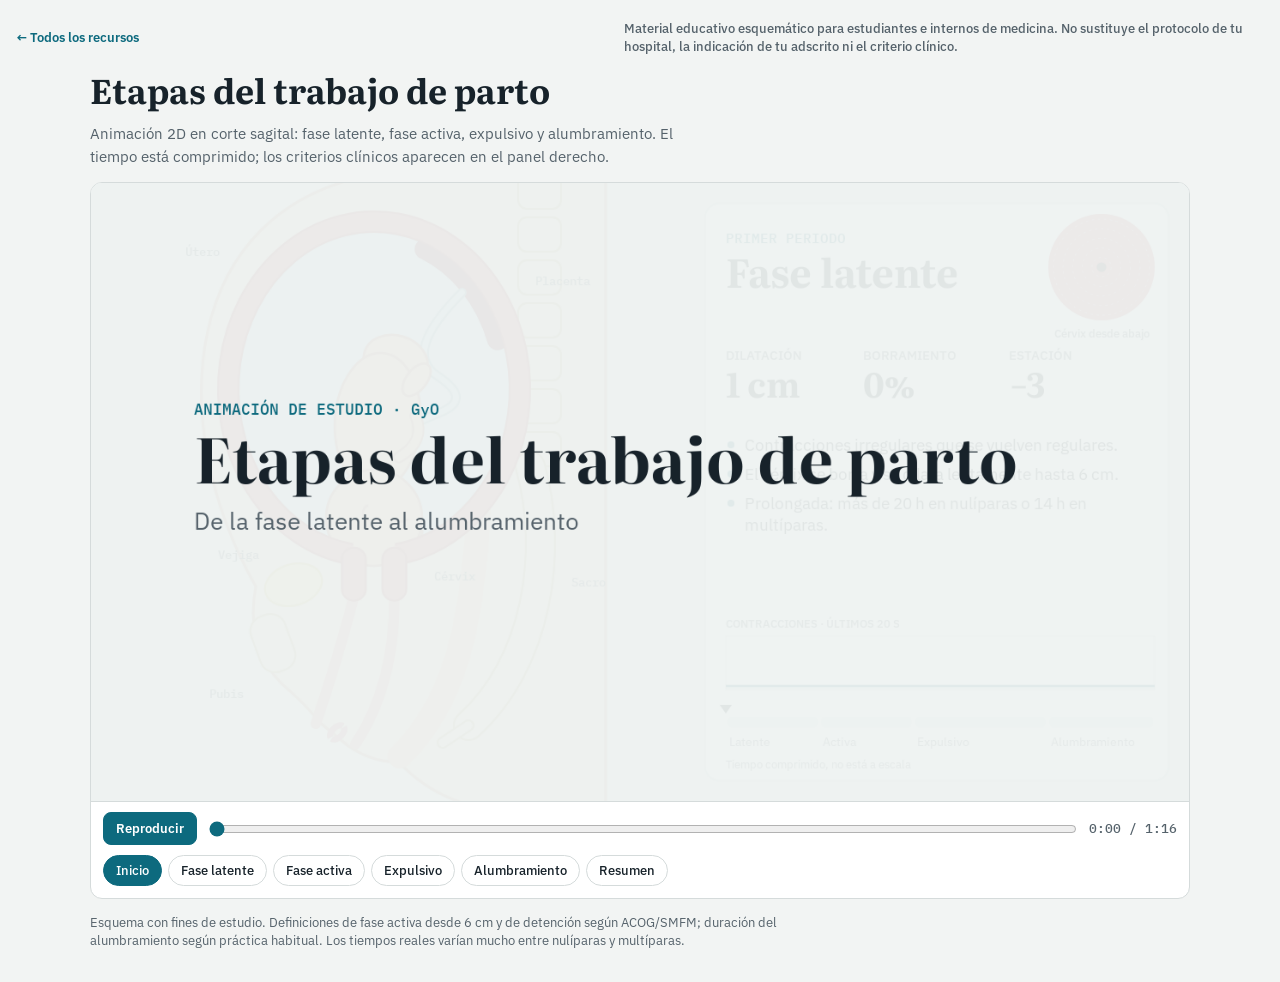
<file: etapas-del-parto.html>
<!doctype html>
<html lang="es"><head><meta charset="utf-8"><meta name=viewport content="width=device-width,initial-scale=1,viewport-fit=cover"><style>:root{color-scheme:light;box-sizing:border-box;padding-top:env(safe-area-inset-top,0px);padding-bottom:env(safe-area-inset-bottom,0px)}html{scroll-padding-top:env(safe-area-inset-top,0px)}body{margin:0;padding:0;font:14px -apple-system,BlinkMacSystemFont,sans-serif;background:#fff;color:#000}img{max-width:100%}[hidden]:not([hidden=until-found i]){display:none!important}</style><title>Etapas del trabajo de parto</title>
<meta name="description" content="Animación en corte sagital de la fase latente al alumbramiento, con capítulos y criterios clínicos.">
</head><body>
<style>
.pf-bar{max-width:1320px;margin:0 auto 14px;display:flex;flex-wrap:wrap;align-items:center;justify-content:space-between;gap:6px 16px;font:500 13px/1.4 'IBM Plex Sans','Segoe UI',Arial,sans-serif}
.pf-bar a{color:var(--accent,#0d6a7e);text-decoration:none;font-weight:600}
.pf-bar a:hover{text-decoration:underline}
.pf-bar span{color:var(--muted,#55626b);max-width:80ch}
</style>
<nav class="pf-bar" aria-label="Sitio"><a href="./">← Todos los recursos</a><span>Material educativo esquemático para estudiantes e internos de medicina. No sustituye el protocolo de tu hospital, la indicación de tu adscrito ni el criterio clínico.</span></nav>

<link rel="preconnect" href="https://fonts.googleapis.com">
<link rel="stylesheet" href="https://fonts.googleapis.com/css2?family=IBM+Plex+Mono:wght@400;500&family=IBM+Plex+Sans:wght@400;500;600&family=Literata:opsz,wght@7..72,500;7..72,700&display=swap">
<style>
/* Layout: un reproductor 16:9 centrado con controles de video y capítulos debajo */
:root{
  --bg:#f2f4f3; --surface:#ffffff; --ink:#17222a; --muted:#55626b; --line:#d5dbdb;
  --accent:#0d6a7e; --accent-ink:#ffffff; --accent-soft:#dcecef;
  --display:'Literata', Georgia, serif; --body:'IBM Plex Sans', 'Segoe UI', Arial, sans-serif; --mono:'IBM Plex Mono', Consolas, monospace;
}
@media (prefers-color-scheme: dark){:root:not([data-theme="light"]){
  --bg:#0e1417; --surface:#162026; --ink:#e5ecee; --muted:#9aa8ae; --line:#29363c;
  --accent:#55b6cb; --accent-ink:#0a1417; --accent-soft:#1b3138; color-scheme:dark}}
:root[data-theme="dark"]{
  --bg:#0e1417; --surface:#162026; --ink:#e5ecee; --muted:#9aa8ae; --line:#29363c;
  --accent:#55b6cb; --accent-ink:#0a1417; --accent-soft:#1b3138; color-scheme:dark}
*{box-sizing:border-box}
body{background:var(--bg);color:var(--ink);font-family:var(--body);font-size:15px;line-height:1.5;padding:20px 16px 32px}
.wrap{max-width:1100px;margin:0 auto;display:flex;flex-direction:column;gap:14px}
h1{font-family:var(--display);font-weight:700;font-size:clamp(24px,3.2vw,34px);line-height:1.15;margin:0;text-wrap:balance}
.sub{color:var(--muted);margin:0;max-width:70ch}
.player{background:var(--surface);border:1px solid var(--line);border-radius:12px;overflow:hidden}
canvas{display:block;width:100%;height:auto;aspect-ratio:16/9;background:#eef3f2;cursor:pointer}
.bar{display:flex;flex-wrap:wrap;align-items:center;gap:10px;padding:10px 12px;border-top:1px solid var(--line)}
.btn{font:600 13px/1 var(--body);border:1px solid var(--line);background:var(--surface);color:var(--ink);border-radius:8px;padding:9px 12px;cursor:pointer}
.btn.primary{background:var(--accent);border-color:var(--accent);color:var(--accent-ink);min-width:92px}
.scrub{flex:1 1 220px;min-width:0;accent-color:var(--accent)}
.time{font:500 13px/1 var(--mono);color:var(--muted);font-variant-numeric:tabular-nums}
.chapters{display:flex;flex-wrap:wrap;gap:6px;padding:0 12px 12px}
.chip{font:500 12.5px/1 var(--body);background:var(--surface);color:var(--ink);border:1px solid var(--line);border-radius:999px;padding:8px 12px;cursor:pointer}
.chip[aria-current="true"]{background:var(--accent);color:var(--accent-ink);border-color:var(--accent)}
button:focus-visible,input:focus-visible{outline:2px solid var(--accent);outline-offset:2px}
footer{font-size:12.5px;color:var(--muted);max-width:90ch}
</style>
<div class="wrap">
  <h1>Etapas del trabajo de parto</h1>
  <p class="sub">Animación 2D en corte sagital: fase latente, fase activa, expulsivo y alumbramiento. El tiempo está comprimido; los criterios clínicos aparecen en el panel derecho.</p>
  <div class="player">
    <canvas id="cv" width="1280" height="720" aria-label="Animación de las etapas del trabajo de parto"></canvas>
    <div class="bar">
      <button class="btn primary" id="play">Reproducir</button>
      <input class="scrub" id="scrub" type="range" min="0" max="7600" value="0" aria-label="Posición del video">
      <span class="time" id="time">0:00 / 1:16</span>
    </div>
    <div class="chapters" id="chapters"></div>
  </div>
  <footer>Esquema con fines de estudio. Definiciones de fase activa desde 6 cm y de detención según ACOG/SMFM; duración del alumbramiento según práctica habitual. Los tiempos reales varían mucho entre nulíparas y multíparas.</footer>
</div>
<script>
(function(){
const W=1280,H=720,TOTAL=76;
const cv=document.getElementById('cv'),ctx=cv.getContext('2d');
const clamp=(x,a=0,b=1)=>Math.max(a,Math.min(b,x));
const seg=(t,a,b)=>clamp((t-a)/(b-a));
const ease=u=>u*u*(3-2*u);
const lerp=(a,b,u)=>a+(b-a)*u;
const SERIF="Literata, Georgia, 'DejaVu Serif', serif", SANS="'IBM Plex Sans', 'Segoe UI', Arial, sans-serif", MONO="'IBM Plex Mono', Consolas, monospace";
const C={bg:'#eef3f2',ink:'#17222a',muted:'#55626b',accent:'#0d6a7e',accentSoft:'#dcecef',line:'#cfd8d8',
  skin:'#f5dccb',skinLine:'#cfa088',muscle:'#d4656e',muscleDark:'#a33f4a',canal:'#e39a9c',fluid:'#cbe6f1',cavity:'#f3dcdc',
  bone:'#efe4c9',boneLine:'#b9a57c',bladder:'#f3e6a2',rectum:'#e8c4aa',placenta:'#8a2c44',blood:'#b3263a',cord:'#c4dde7',cordLine:'#7fa6b8',
  baby:'#f1bba2',babyLine:'#b47862'};

// ---------- contracciones ----------
function period(t){if(t<18)return lerp(5,3.5,seg(t,4,18));if(t<32)return lerp(3,2.4,seg(t,18,32));if(t<50)return 2.2;return 3.4}
function amp(t){if(t<4)return .15;if(t<18)return lerp(.35,.6,seg(t,4,18));if(t<32)return lerp(.7,.9,seg(t,18,32));if(t<50)return 1;if(t<66)return .45;return .25}
const DT=0.02,PH=[];{let ph=0;for(let t=0;t<=TOTAL+0.05;t+=DT){PH.push(ph);ph+=DT/period(t)}}
function contr(t){t=clamp(t,0,TOTAL);return amp(t)*Math.pow(Math.max(0,Math.sin(2*Math.PI*PH[Math.min(PH.length-1,Math.round(t/DT))])),3)}

// ---------- trayectoria del canal ----------
const PATH=[[330,390],[331,455],[327,520],[312,585],[287,640],[240,690],[180,712]];
function cumul(P){const c=[0];for(let i=1;i<P.length;i++)c.push(c[i-1]+Math.hypot(P[i][0]-P[i-1][0],P[i][1]-P[i-1][1]));return c}
const CUM=cumul(PATH);
function pt(P,Cm,d){d=clamp(d,0,Cm[Cm.length-1]);let i=1;while(i<Cm.length-1&&Cm[i]<d)i++;const u=(d-Cm[i-1])/((Cm[i]-Cm[i-1])||1);return [lerp(P[i-1][0],P[i][0],u),lerp(P[i-1][1],P[i][1],u)]}
function along(P,Cm,d){const p=pt(P,Cm,d),a=pt(P,Cm,d-14),b=pt(P,Cm,d+14);return {x:p[0],y:p[1],ang:Math.atan2(b[1]-a[1],b[0]-a[0])}}
const INTRO={x:287,y:640};

// ---------- estado por tiempo ----------
function S(t){
  const s={t};
  s.dil=t<4?1:t<18?lerp(1,6,ease(seg(t,4,18))):t<32?lerp(6,10,ease(seg(t,18,32))):t<62?10:lerp(10,5,ease(seg(t,62,68)));
  s.eff=lerp(0,100,ease(seg(t,4,15)));
  s.station=t<18?lerp(-3,-2,seg(t,4,18)):t<32?lerp(-2,0,seg(t,18,32)):t<46?lerp(0,5,ease(seg(t,32,46))):5;
  s.d=t<32?lerp(0,0.7*CUM[1],ease(seg(t,4,32))):t<46?lerp(0.7*CUM[1],CUM[4],ease(seg(t,32,46))):lerp(CUM[4],CUM[6],ease(seg(t,46,50)));
  const k=t<52?1:t<60?lerp(1,.62,ease(seg(t,52,60))):lerp(.62,.5,ease(seg(t,60,66)));
  s.k=k;s.rx=170*k;s.ry=195*k;s.cx=330;s.cy=435-s.ry;
  s.c=contr(t);
  s.rupt=ease(seg(t,24,29));
  s.sep=ease(seg(t,55,59));
  s.plDesc=ease(seg(t,59,64));
  return s;
}
function fetusPose(s){
  const p=along(PATH,CUM,s.d);let x=p.x,y=p.y,R=p.ang-Math.PI/2,sc=1;
  if(s.t>50){const u=ease(seg(s.t,50,52.5));x=lerp(x,96,u);y=lerp(y,650,u);R=lerp(R,Math.PI/2,u);sc=lerp(1,.78,u)}
  return {x,y,R,sc};
}
function toWorld(pose,lx,ly){const c=Math.cos(pose.R),sn=Math.sin(pose.R);return [pose.x+(lx*c-ly*sn)*pose.sc,pose.y+(lx*sn+ly*c)*pose.sc]}

// ---------- dibujo ----------
function rr(x,y,w,h,r){ctx.beginPath();ctx.moveTo(x+r,y);ctx.arcTo(x+w,y,x+w,y+h,r);ctx.arcTo(x+w,y+h,x,y+h,r);ctx.arcTo(x,y+h,x,y,r);ctx.arcTo(x,y,x+w,y,r);ctx.closePath()}
function mother(s){
  const fx=s.cx-s.rx-46;
  ctx.beginPath();ctx.moveTo(330,-10);
  ctx.bezierCurveTo(fx-10,30,fx-30,s.cy+40,192,470);
  ctx.quadraticCurveTo(178,548,232,592);ctx.quadraticCurveTo(254,612,266,628);
  ctx.lineTo(300,656);ctx.quadraticCurveTo(330,676,358,674);
  ctx.quadraticCurveTo(420,740,520,730);ctx.lineTo(600,730);ctx.lineTo(600,-10);ctx.closePath();
  ctx.fillStyle=C.skin;ctx.fill();ctx.lineWidth=3;ctx.strokeStyle=C.skinLine;ctx.stroke();
}
function anatomy(){
  // columna y sacro
  ctx.fillStyle=C.bone;ctx.strokeStyle=C.boneLine;ctx.lineWidth=2;
  for(let y=-10;y<300;y+=50){rr(498,y,50,40,10);ctx.fill();ctx.stroke()}
  ctx.lineCap='round';ctx.beginPath();ctx.moveTo(512,330);ctx.bezierCurveTo(540,430,520,560,440,632);
  ctx.lineWidth=36;ctx.strokeStyle=C.boneLine;ctx.stroke();ctx.lineWidth=32;ctx.strokeStyle=C.bone;ctx.stroke();
  ctx.beginPath();ctx.moveTo(440,632);ctx.lineTo(410,652);ctx.lineWidth=14;ctx.strokeStyle=C.boneLine;ctx.stroke();ctx.lineWidth=10;ctx.strokeStyle=C.bone;ctx.stroke();
  // recto
  ctx.beginPath();ctx.moveTo(452,380);ctx.bezierCurveTo(445,500,430,600,360,668);ctx.lineWidth=28;ctx.strokeStyle=C.rectum;ctx.stroke();
  // vejiga
  ctx.beginPath();ctx.ellipse(236,468,34,24,-.3,0,Math.PI*2);ctx.fillStyle=C.bladder;ctx.fill();ctx.lineWidth=2;ctx.strokeStyle='#cdb75b';ctx.stroke();
  // pubis
  ctx.save();ctx.translate(212,536);ctx.rotate(-.35);rr(-21,-34,42,68,18);ctx.fillStyle=C.bone;ctx.fill();ctx.strokeStyle=C.boneLine;ctx.lineWidth=2;ctx.stroke();ctx.restore();
  ctx.lineCap='butt';
}
function geomCervix(s){
  const w=4+s.dil*5.6,lip=14+(1-s.eff/100)*14,L=10+(1-s.eff/100)*44;
  const gapX=w+lip*.6;const dl=Math.asin(clamp(gapX/s.rx,0,.95));const yb=s.cy+s.ry*Math.cos(dl);
  return {w,lip,L,dl,yb};
}
function cavity(s){
  ctx.beginPath();ctx.ellipse(s.cx,s.cy,s.rx,s.ry,0,0,Math.PI*2);
  const f=s.t<50?s.rupt*.75:1;
  ctx.fillStyle=mix(C.fluid,C.cavity,f);ctx.fill();
}
function canal(s,g){
  const p=along(PATH,CUM,s.d);
  let pres=s.t<50?clamp(1-Math.max(0,CUM[1]*.8-s.d)/30)*clamp(1-Math.max(0,s.d-CUM[5])/40):0;
  if(s.t>58&&s.t<65)pres=Math.max(pres,.45*Math.sin(Math.PI*seg(s.t,59,64)));
  const sp=6+42*pres;
  ctx.lineCap='round';ctx.lineWidth=12;ctx.strokeStyle=C.canal;
  ctx.beginPath();ctx.moveTo(s.cx-g.w-g.lip*.5,g.yb+g.L-4);ctx.quadraticCurveTo(292-sp,560,262,630);ctx.stroke();
  ctx.beginPath();ctx.moveTo(s.cx+g.w+g.lip*.5,g.yb+g.L-4);ctx.quadraticCurveTo(348+sp,585,308,654);ctx.stroke();
  ctx.lineCap='butt';
}
function uterusWall(s,g){
  const lw=22+11*s.c;
  ctx.beginPath();ctx.ellipse(s.cx,s.cy,s.rx,s.ry,0,Math.PI/2+g.dl,Math.PI/2-g.dl+Math.PI*2);
  ctx.lineWidth=lw+4;ctx.strokeStyle=C.muscleDark;ctx.stroke();ctx.lineWidth=lw;ctx.strokeStyle=C.muscle;ctx.stroke();
  // labios del cérvix
  [-1,1].forEach(sd=>{const x=s.cx+sd*(g.w+g.lip/2)-g.lip/2;rr(x,g.yb-8,g.lip,g.L+8,g.lip/2);ctx.fillStyle=C.muscle;ctx.fill();ctx.lineWidth=2;ctx.strokeStyle=C.muscleDark;ctx.stroke()});
  // flechas de contracción
  if(s.c>.25&&s.t<52){ctx.save();ctx.globalAlpha=clamp((s.c-.25)/.5);ctx.strokeStyle=C.muscleDark;ctx.lineWidth=4;ctx.lineCap='round';
    [[-.55,-1],[0,-1.05],[.55,-1]].forEach(([ax,ay])=>{const x=s.cx+ax*s.rx*1.12,y=s.cy+ay*s.ry*1.1;ctx.beginPath();ctx.moveTo(x-10,y-12);ctx.lineTo(x,y);ctx.lineTo(x+10,y-12);ctx.stroke()});ctx.restore()}
}
const PA=-.75,PS=.42;
function placentaCenter(s,inset){const r1=s.rx-inset,r2=s.ry-inset;return [s.cx+r1*Math.cos(PA),s.cy+r2*Math.sin(PA)]}
function placentaPath(s){const a=placentaCenter(s,40);return [a,[s.cx+10,s.cy+s.ry*.3],[s.cx,435],[s.cx,490],[312,585],[287,640],[262,700]]}
function placentaPos(s){const P=placentaPath(s),Cm=cumul(P);return pt(P,Cm,Cm[Cm.length-1]*s.plDesc)}
function placenta(s){
  if(s.plDesc<=0){
    const inset=18+20*s.sep;
    if(s.sep>0){ctx.beginPath();ctx.ellipse(s.cx,s.cy,s.rx-16,s.ry-16,0,PA-PS,PA+PS);ctx.lineWidth=8+14*s.sep;ctx.strokeStyle=C.blood;ctx.globalAlpha=s.sep;ctx.stroke();ctx.globalAlpha=1}
    ctx.beginPath();ctx.ellipse(s.cx,s.cy,s.rx-inset,s.ry-inset,0,PA-PS*(1-.15*s.sep),PA+PS*(1-.15*s.sep));ctx.lineWidth=24;ctx.lineCap='round';ctx.strokeStyle=C.placenta;ctx.stroke();ctx.lineCap='butt';
  }else{
    const p=placentaPos(s);ctx.beginPath();ctx.ellipse(p[0],p[1],34,20,-.6,0,Math.PI*2);ctx.fillStyle=C.placenta;ctx.fill();ctx.lineWidth=2;ctx.strokeStyle='#5d1c2d';ctx.stroke();
  }
}
function smooth(points){ctx.beginPath();ctx.moveTo(points[0][0],points[0][1]);for(let i=1;i<points.length-1;i++){const mx=(points[i][0]+points[i+1][0])/2,my=(points[i][1]+points[i+1][1])/2;ctx.quadraticCurveTo(points[i][0],points[i][1],mx,my)}const l=points[points.length-1];ctx.lineTo(l[0],l[1])}
function strokeCord(points){smooth(points);ctx.lineCap='round';ctx.lineJoin='round';ctx.lineWidth=11;ctx.strokeStyle=C.cordLine;ctx.stroke();smooth(points);ctx.lineWidth=7;ctx.strokeStyle=C.cord;ctx.stroke();ctx.lineCap='butt'}
function cord(s,pose){
  const plc=s.plDesc>0?placentaPos(s):placentaCenter(s,30);
  const belly=toWorld(pose,46,-108);
  if(s.t<46){strokeCord([plc,[plc[0]-70,plc[1]+70],[belly[0]+70,belly[1]-30],belly]);return}
  if(s.t<53.5){strokeCord([plc,[s.cx+20,s.cy+s.ry*.4],[s.cx+8,450],[300,600],[INTRO.x,INTRO.y],[INTRO.x-40,INTRO.y+40],belly]);
    if(s.t>52.5){ctx.fillStyle='#2f6fbf';[[.35],[.6]].forEach(([u])=>{const x=lerp(INTRO.x-30,belly[0],u),y=lerp(INTRO.y+40,belly[1],u);rr(x-7,y-4,14,8,2);ctx.fill()})}return}
  // cortado
  const stubEnd=[belly[0]+14,belly[1]+16];strokeCord([belly,stubEnd]);ctx.fillStyle='#2f6fbf';rr(stubEnd[0]-7,stubEnd[1]-4,14,8,2);ctx.fill();
  const ext=12+30*s.sep+40*s.plDesc;
  if(s.plDesc<1){strokeCord([plc,[s.cx+10,Math.max(plc[1]+30,s.cy+s.ry*.5)],[s.cx+4,450],[300,600],[INTRO.x,INTRO.y],[INTRO.x+4,INTRO.y+ext]])}
  else{strokeCord([plc,[plc[0]+20,plc[1]+12]])}
  if(s.plDesc<1){ctx.fillStyle='#2f6fbf';rr(INTRO.x-3,INTRO.y+ext-4,14,8,2);ctx.fill()}
}
function fetus(pose){
  ctx.save();ctx.translate(pose.x,pose.y);ctx.rotate(pose.R);ctx.scale(pose.sc,pose.sc);
  ctx.fillStyle=C.baby;ctx.strokeStyle=C.babyLine;ctx.lineWidth=2.5;
  ctx.beginPath();ctx.ellipse(28,-182,38,30,.3,0,Math.PI*2);ctx.fill();ctx.stroke();           // piernas
  ctx.beginPath();ctx.ellipse(6,-112,50,80,.08,0,Math.PI*2);ctx.fill();ctx.stroke();           // tronco
  ctx.beginPath();ctx.ellipse(52,-160,22,12,-.9,0,Math.PI*2);ctx.fill();ctx.stroke();          // pie
  ctx.beginPath();ctx.moveTo(30,-70);ctx.quadraticCurveTo(62,-88,50,-118);ctx.lineWidth=14;ctx.lineCap='round';ctx.strokeStyle=C.babyLine;ctx.stroke();ctx.lineWidth=10;ctx.strokeStyle=C.baby;ctx.stroke();ctx.lineCap='butt'; // brazo
  ctx.lineWidth=2.5;ctx.strokeStyle=C.babyLine;
  ctx.beginPath();ctx.arc(0,0,56,0,Math.PI*2);ctx.fill();ctx.stroke();                         // cabeza
  ctx.beginPath();ctx.arc(-4,-6,9,.6,4.4);ctx.stroke();                                         // oreja
  ctx.beginPath();ctx.moveTo(24,2);ctx.quadraticCurveTo(32,8,40,2);ctx.stroke();                // ojo
  ctx.beginPath();ctx.moveTo(52,10);ctx.quadraticCurveTo(60,18,52,24);ctx.stroke();             // nariz
  ctx.beginPath();ctx.moveTo(42,34);ctx.quadraticCurveTo(46,38,40,40);ctx.stroke();             // boca
  ctx.restore();
}
function vulva(s){
  const pose=along(PATH,CUM,s.d);let pres=0;
  if(s.t<50)pres=clamp(1-Math.abs(s.d-CUM[4])/80);if(s.t>=46&&s.t<51)pres=Math.max(pres,.75*(1-seg(s.t,49.5,51)));
  if(s.t>59&&s.t<65)pres=Math.max(pres,.5*clamp(1-Math.abs(s.plDesc-.86)/.25));
  const r=10+50*pres;
  ctx.save();ctx.translate(INTRO.x,INTRO.y);ctx.rotate(-.75);
  ctx.beginPath();ctx.ellipse(0,0,r,6+10*pres,0,Math.PI*1.05,Math.PI*1.95);ctx.lineWidth=7;ctx.strokeStyle='#c97f80';ctx.stroke();
  ctx.beginPath();ctx.ellipse(0,0,r,6+10*pres,0,Math.PI*.05,Math.PI*.95);ctx.stroke();ctx.restore();
}
function trickle(s){
  const a=seg(s.t,24,25)*(1-seg(s.t,28,30));if(a<=0)return;
  ctx.save();ctx.globalAlpha=a;ctx.strokeStyle='#7cc1db';ctx.lineWidth=6;ctx.setLineDash([14,10]);ctx.lineDashOffset=-s.t*80;
  smooth([[330,450],[322,540],[300,610],[INTRO.x,INTRO.y],[INTRO.x+6,INTRO.y+60]]);ctx.stroke();ctx.restore();
}
function mix(a,b,u){const pa=[1,3,5].map(i=>parseInt(a.substr(i,2),16)),pb=[1,3,5].map(i=>parseInt(b.substr(i,2),16));return 'rgb('+pa.map((v,i)=>Math.round(lerp(v,pb[i],u))).join(',')+')'}

// ---------- panel ----------
const STAGES=[
 {a:4,b:18,eb:'Primer periodo',ti:'Fase latente',f:['Contracciones irregulares que se vuelven regulares.','El cérvix se borra y se dilata lentamente hasta 6 cm.','Prolongada: más de 20 h en nulíparas o 14 h en multíparas.']},
 {a:18,b:32,eb:'Primer periodo',ti:'Fase activa',f:['De 6 a 10 cm, con contracciones cada 2 a 3 minutos.','La dilatación se acelera y las membranas suelen romperse.','Detención: 6 cm o más, membranas rotas y sin cambio por 4 h con buena dinámica o 6 h con oxitocina.']},
 {a:32,b:52,eb:'Segundo periodo',ti:'Expulsivo',f:['De la dilatación completa al nacimiento.','La cabeza desciende, rota, corona y sale; luego los hombros y el cuerpo.','Detención: 3 h de pujo en nulíparas o 2 h en multíparas, más con epidural.']},
 {a:52,b:68,eb:'Tercer periodo',ti:'Alumbramiento',f:['Del nacimiento a la salida de la placenta.','Signos de desprendimiento: el cordón se alarga, sangrado súbito y útero globoso que sube.','Normal en 30 min o menos. Manejo activo: oxitocina 10 UI IM y tracción controlada del cordón.']}
];
const EVENTS=[[22,27,'Ruptura de membranas'],[43,47.5,'Coronamiento'],[48.5,51.5,'Nacimiento'],[52.3,55,'Pinzamiento y corte del cordón'],[55,59,'Desprendimiento de la placenta'],[59.5,64,'Salida de la placenta'],[64,68,'Útero contraído: globo de seguridad']];
function wrap(text,x,y,maxW,lh){const words=text.split(' ');let line='';for(const w of words){const test=line?line+' '+w:w;if(ctx.measureText(test).width>maxW&&line){ctx.fillText(line,x,y);line=w;y+=lh}else line=test}ctx.fillText(line,x,y);return y+lh}
function stat(x,label,val){ctx.fillStyle=C.muted;ctx.font='500 15px '+SANS;ctx.fillText(label.toUpperCase(),x,206);ctx.fillStyle=C.ink;ctx.font='700 '+(val.length>7?30:40)+'px '+SERIF;ctx.fillText(val,x,250)}
function panel(s){
  const X=730;
  ctx.fillStyle='#ffffff';rr(X-14,24,W-X-10,672,16);ctx.fill();ctx.strokeStyle=C.line;ctx.lineWidth=1.5;ctx.stroke();
  const st=STAGES.find(o=>s.t>=o.a&&s.t<o.b)||(s.t<4?STAGES[0]:STAGES[3]);
  ctx.fillStyle=C.accent;ctx.font='500 16px '+MONO;ctx.fillText(st.eb.toUpperCase(),X+10,70);
  ctx.fillStyle=C.ink;ctx.font='700 46px '+SERIF;ctx.fillText(st.ti,X+10,122);
  if(s.t<50){stat(X+10,'Dilatación',Math.round(s.dil)+' cm');stat(X+170,'Borramiento',(Math.round(s.eff/10)*10)+'%');
    const sv=Math.round(s.station);stat(X+340,'Estación',s.t>=46?'+5':(sv>0?'+':sv<0?'−':'')+Math.abs(sv))}
  else{stat(X+10,'Placenta',s.plDesc>=1?'Fuera':s.plDesc>0?'Saliendo':s.sep>0?'Se desprende':'Adherida');stat(X+290,'Útero',s.k<.7?'Contraído':'Se contrae')}
  // cérvix visto desde abajo
  if(s.t<50){const ix=1178,iy=98;ctx.save();ctx.beginPath();ctx.arc(ix,iy,62,0,Math.PI*2);ctx.fillStyle=C.muscle;ctx.fill();
    ctx.setLineDash([3,4]);ctx.strokeStyle='rgba(255,255,255,.55)';ctx.lineWidth=1;[2,4,6,8,10].forEach(c=>{ctx.beginPath();ctx.arc(ix,iy,c*5.6,0,Math.PI*2);ctx.stroke()});ctx.setLineDash([]);
    ctx.beginPath();ctx.arc(ix,iy,Math.max(1.5,s.dil*5.6),0,Math.PI*2);ctx.fillStyle='#3b1d22';ctx.fill();
    if(s.t>18){ctx.beginPath();ctx.arc(ix,iy,Math.max(0,s.dil*5.6-4),0,Math.PI*2);ctx.fillStyle=C.baby;ctx.globalAlpha=seg(s.t,18,22);ctx.fill();ctx.globalAlpha=1}
    ctx.restore();ctx.fillStyle=C.muted;ctx.font='500 13px '+SANS;ctx.textAlign='center';ctx.fillText('Cérvix desde abajo',ix,180);ctx.textAlign='left'}
  // datos
  ctx.fillStyle=C.ink;ctx.font='400 19px '+SANS;let y=312;
  st.f.forEach(line=>{ctx.fillStyle=C.accent;ctx.beginPath();ctx.arc(X+16,y-7,4,0,Math.PI*2);ctx.fill();ctx.fillStyle=C.ink;y=wrap(line,X+32,y,470,25)+9});
  // tocograma
  const gx=X+10,gy=528,gw=500,gh=62;
  ctx.fillStyle=C.muted;ctx.font='500 13px '+SANS;ctx.fillText('CONTRACCIONES · ÚLTIMOS 20 S',gx,gy-10);
  ctx.strokeStyle=C.line;ctx.lineWidth=1;ctx.strokeRect(gx,gy,gw,gh);
  ctx.beginPath();for(let i=0;i<=gw;i+=2){const tt=s.t-20+20*i/gw;const v=tt<0?0:contr(tt);const yy=gy+gh-4-v*(gh-12);i?ctx.lineTo(gx+i,yy):ctx.moveTo(gx+i,yy)}
  ctx.lineTo(gx+gw,gy+gh);ctx.lineTo(gx,gy+gh);ctx.closePath();ctx.fillStyle='rgba(13,106,126,.15)';ctx.fill();
  ctx.beginPath();for(let i=0;i<=gw;i+=2){const tt=s.t-20+20*i/gw;const v=tt<0?0:contr(tt);const yy=gy+gh-4-v*(gh-12);i?ctx.lineTo(gx+i,yy):ctx.moveTo(gx+i,yy)}ctx.strokeStyle=C.accent;ctx.lineWidth=2.5;ctx.stroke();
  // línea de tiempo
  const tx=X+10,tw=500,ty=622;
  STAGES.forEach((o,i)=>{const x0=tx+tw*(o.a-4)/64,x1=tx+tw*(o.b-4)/64;const on=s.t>=o.a&&s.t<o.b;
    ctx.fillStyle=on?C.accent:C.accentSoft;rr(x0+2,ty,x1-x0-4,12,6);ctx.fill();
    ctx.fillStyle=on?C.ink:C.muted;ctx.font=(on?'600 ':'400 ')+'14px '+SANS;ctx.fillText(['Latente','Activa','Expulsivo','Alumbramiento'][i],x0+4,ty+34)});
  const mx=tx+tw*clamp((s.t-4)/64);ctx.fillStyle=C.ink;ctx.beginPath();ctx.moveTo(mx,ty-4);ctx.lineTo(mx-7,ty-14);ctx.lineTo(mx+7,ty-14);ctx.closePath();ctx.fill();
  ctx.fillStyle=C.muted;ctx.font='400 13px '+SANS;ctx.fillText('Tiempo comprimido, no está a escala',tx,ty+60);
}
function caption(s){
  const e=EVENTS.find(v=>s.t>=v[0]&&s.t<v[1]);if(!e)return;
  const a=Math.min(seg(s.t,e[0],e[0]+.4),1-seg(s.t,e[1]-.4,e[1]));
  ctx.save();ctx.globalAlpha=a;ctx.font='600 22px '+SANS;const w=ctx.measureText(e[2]).width+36;
  ctx.fillStyle=C.ink;rr(28,26,w,44,22);ctx.fill();ctx.fillStyle='#ffffff';ctx.fillText(e[2],46,56);ctx.restore();
}
function labels(s){
  ctx.font='500 14px '+MONO;ctx.fillStyle=C.muted;
  const L=[['Útero',s.cx-s.rx-10,s.cy-s.ry+40,'right'],['Sacro',560,470,'left'],['Pubis',178,600,'right'],['Vejiga',196,438,'right']];
  if(s.t<52)L.push(['Placenta',s.cx+s.rx+18,s.cy-s.ry*.62,'left']);
  if(s.t<50)L.push(['Cérvix',s.cx+70,geomCervix(s).yb+30,'left']);
  L.forEach(([t,x,y,al])=>{ctx.textAlign=al;ctx.fillText(t,x,y)});ctx.textAlign='left';
}
function overlayTitle(s){
  const a=1-seg(s.t,3,4);if(a<=0)return;
  ctx.save();ctx.globalAlpha=a;ctx.fillStyle='rgba(238,243,242,.94)';ctx.fillRect(0,0,W,H);
  ctx.fillStyle=C.accent;ctx.font='500 18px '+MONO;ctx.fillText('ANIMACIÓN DE ESTUDIO · GyO',120,270);
  ctx.fillStyle=C.ink;ctx.font='700 72px '+SERIF;ctx.fillText('Etapas del trabajo de parto',120,350);
  ctx.fillStyle=C.muted;ctx.font='400 28px '+SANS;ctx.fillText('De la fase latente al alumbramiento',120,404);ctx.restore();
}
function overlaySummary(s){
  const a=seg(s.t,68,69.2);if(a<=0)return;
  ctx.save();ctx.globalAlpha=a;ctx.fillStyle='rgba(238,243,242,.96)';ctx.fillRect(0,0,W,H);
  ctx.fillStyle=C.accent;ctx.font='500 18px '+MONO;ctx.fillText('RESUMEN',120,120);
  ctx.fillStyle=C.ink;ctx.font='700 54px '+SERIF;ctx.fillText('Los cuatro periodos',120,184);
  const rows=[['1.º Dilatación','Latente hasta 6 cm, activa de 6 a 10 cm'],['2.º Expulsivo','De 10 cm al nacimiento del bebé'],['3.º Alumbramiento','Del nacimiento a la placenta, 30 min o menos'],['4.º Puerperio inmediato','Primeras 2 h: vigila sangrado, tono uterino y signos vitales']];
  rows.forEach((r,i)=>{const y=270+i*92;ctx.fillStyle='#ffffff';rr(120,y-46,1040,72,14);ctx.fill();ctx.strokeStyle=C.line;ctx.lineWidth=1.5;ctx.stroke();
    ctx.fillStyle=C.accent;ctx.font='700 28px '+SERIF;ctx.fillText(r[0],150,y);ctx.fillStyle=C.ink;ctx.font='400 24px '+SANS;ctx.fillText(r[1],520,y)});
  ctx.restore();
}
function draw(t){
  const s=S(t),g=geomCervix(s),pose=fetusPose(s);
  ctx.fillStyle=C.bg;ctx.fillRect(0,0,W,H);
  mother(s);anatomy();cavity(s);if(s.plDesc<=0)placenta(s);
  canal(s,g);trickle(s);cord(s,pose);fetus(pose);uterusWall(s,g);vulva(s);
  if(s.plDesc>0)placenta(s);
  labels(s);caption(s);panel(s);overlayTitle(s);overlaySummary(s);
}

// ---------- reproductor ----------
let T=0,playing=false,last=0;
const playBtn=document.getElementById('play'),scrub=document.getElementById('scrub'),timeEl=document.getElementById('time');
const fmt=x=>Math.floor(x/60)+':'+String(Math.floor(x%60)).padStart(2,'0');
const CH=[['Inicio',0],['Fase latente',4],['Fase activa',18],['Expulsivo',32],['Alumbramiento',52],['Resumen',68]];
const chEl=document.getElementById('chapters');const chBtns=CH.map(([n,at])=>{const b=document.createElement('button');b.className='chip';b.type='button';b.textContent=n;b.addEventListener('click',()=>{T=at;render();setPlaying(true)});chEl.appendChild(b);return b});
function render(){draw(T);scrub.value=Math.round(T*100);timeEl.textContent=fmt(T)+' / '+fmt(TOTAL);
  let ci=0;CH.forEach((c,i)=>{if(T>=c[1])ci=i});chBtns.forEach((b,i)=>b.setAttribute('aria-current',String(i===ci)))}
function setPlaying(p){playing=p;playBtn.textContent=p?'Pausa':(T>=TOTAL?'Repetir':'Reproducir');last=performance.now();if(p)requestAnimationFrame(tick)}
function tick(now){if(!playing)return;T+=(now-last)/1000;last=now;if(T>=TOTAL){T=TOTAL;render();setPlaying(false);return}render();requestAnimationFrame(tick)}
playBtn.addEventListener('click',()=>{if(!playing&&T>=TOTAL)T=0;setPlaying(!playing)});
cv.addEventListener('click',()=>{if(!playing&&T>=TOTAL)T=0;setPlaying(!playing)});
scrub.addEventListener('input',()=>{T=scrub.value/100;render();if(playing)setPlaying(false)});
window.renderAt=t=>{T=t;render()};
T=0;render();
if(document.fonts&&document.fonts.ready)document.fonts.ready.then(()=>render());
})();
</script>

</body></html>
</file>
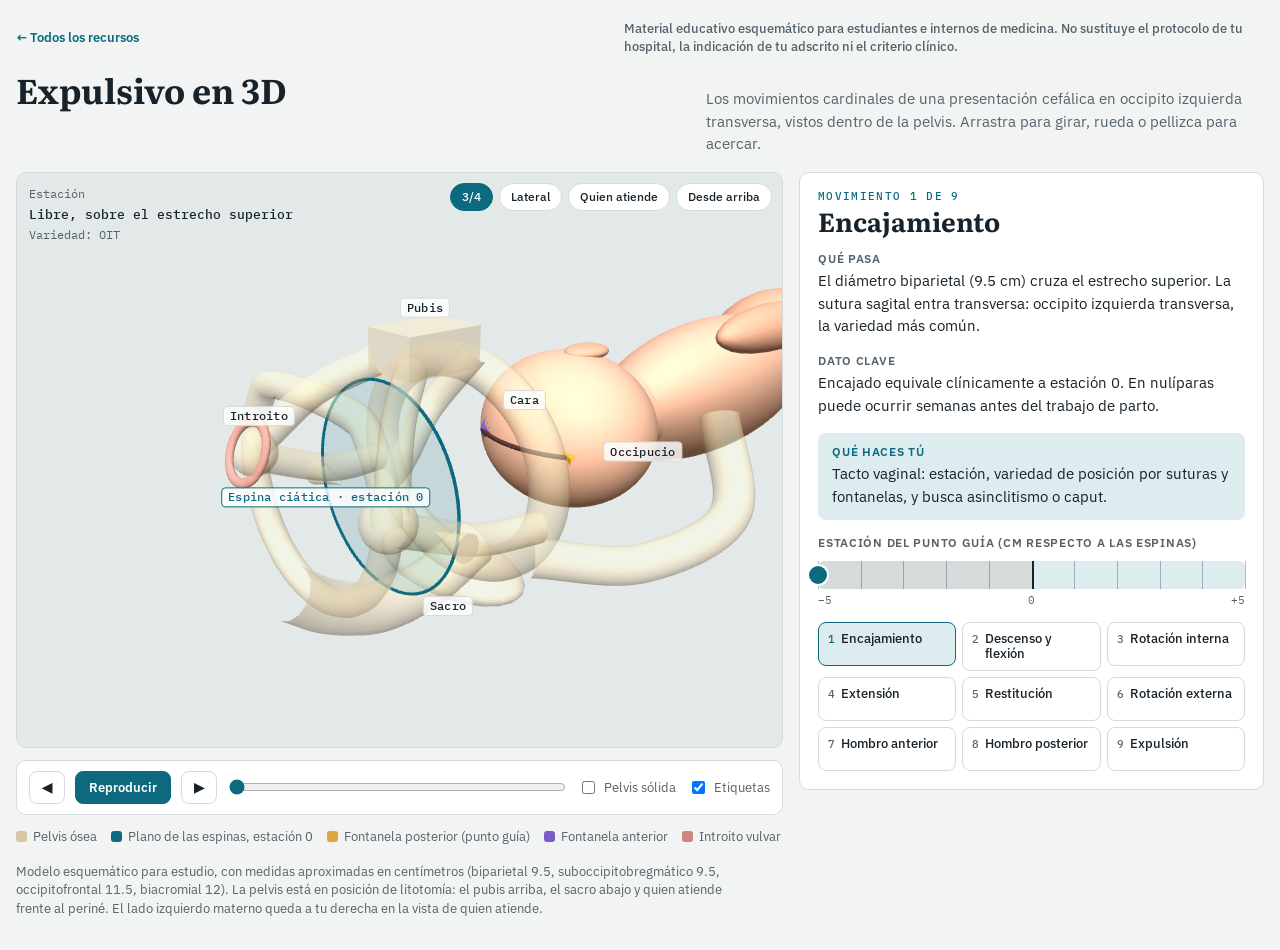
<file: expulsivo-3d.html>
<!doctype html>
<html lang="es"><head><meta charset="utf-8"><meta name=viewport content="width=device-width,initial-scale=1,viewport-fit=cover"><style>:root{color-scheme:light;box-sizing:border-box;padding-top:env(safe-area-inset-top,0px);padding-bottom:env(safe-area-inset-bottom,0px)}html{scroll-padding-top:env(safe-area-inset-top,0px)}body{margin:0;padding:0;font:14px -apple-system,BlinkMacSystemFont,sans-serif;background:#fff;color:#000}img{max-width:100%}[hidden]:not([hidden=until-found i]){display:none!important}</style><title>Expulsivo en 3D</title>
<meta name="description" content="Los movimientos cardinales del parto en occipito izquierda transversa, dentro de una pelvis que puedes girar.">
</head><body>
<style>
.pf-bar{max-width:1320px;margin:0 auto 14px;display:flex;flex-wrap:wrap;align-items:center;justify-content:space-between;gap:6px 16px;font:500 13px/1.4 'IBM Plex Sans','Segoe UI',Arial,sans-serif}
.pf-bar a{color:var(--accent,#0d6a7e);text-decoration:none;font-weight:600}
.pf-bar a:hover{text-decoration:underline}
.pf-bar span{color:var(--muted,#55626b);max-width:80ch}
</style>
<nav class="pf-bar" aria-label="Sitio"><a href="./">← Todos los recursos</a><span>Material educativo esquemático para estudiantes e internos de medicina. No sustituye el protocolo de tu hospital, la indicación de tu adscrito ni el criterio clínico.</span></nav>

<link rel="preconnect" href="https://fonts.googleapis.com">
<link rel="stylesheet" href="https://fonts.googleapis.com/css2?family=IBM+Plex+Mono:wght@400;500&family=IBM+Plex+Sans:wght@400;500;600&family=Literata:opsz,wght@7..72,500;7..72,700&display=swap">
<style>
/* Layout: visor 3D a la izquierda como "campo quirúrgico", panel clínico a la derecha que se apila debajo en móvil */
:root{
  --bg:#f2f4f3; --surface:#ffffff; --ink:#17222a; --muted:#55626b; --line:#d5dbdb;
  --accent:#0d6a7e; --accent-ink:#ffffff; --accent-soft:#dcecef; --stage:#e3e9e9; --warn:#9c4527;
  --display:'Literata', Georgia, serif; --body:'IBM Plex Sans', 'Segoe UI', Arial, sans-serif; --mono:'IBM Plex Mono', Consolas, monospace;
}
@media (prefers-color-scheme: dark){:root:not([data-theme="light"]){
  --bg:#0e1417; --surface:#162026; --ink:#e5ecee; --muted:#9aa8ae; --line:#29363c;
  --accent:#55b6cb; --accent-ink:#0a1417; --accent-soft:#1b3138; --stage:#111a1e; --warn:#e2906f; color-scheme:dark}}
:root[data-theme="dark"]{
  --bg:#0e1417; --surface:#162026; --ink:#e5ecee; --muted:#9aa8ae; --line:#29363c;
  --accent:#55b6cb; --accent-ink:#0a1417; --accent-soft:#1b3138; --stage:#111a1e; --warn:#e2906f; color-scheme:dark}
*{box-sizing:border-box}
body{background:var(--bg);color:var(--ink);font-family:var(--body);font-size:15px;line-height:1.5;padding:20px 16px 32px}
.wrap{max-width:1280px;margin:0 auto;display:flex;flex-direction:column;gap:16px}
header{display:flex;flex-wrap:wrap;align-items:baseline;justify-content:space-between;gap:8px 24px}
h1{font-family:var(--display);font-weight:700;font-size:clamp(24px,3.2vw,34px);line-height:1.15;margin:0;text-wrap:balance}
.sub{color:var(--muted);margin:0;max-width:62ch}
.grid{display:grid;grid-template-columns:minmax(0,1.65fr) minmax(0,1fr);gap:16px;align-items:start}
@media (max-width:900px){.grid{grid-template-columns:minmax(0,1fr)}}
.viewer{position:relative;background:var(--stage);border:1px solid var(--line);border-radius:10px;overflow:hidden;height:clamp(340px,64vh,680px)}
.viewer canvas{display:block;width:100%;height:100%;touch-action:none}
.labels{position:absolute;inset:0;pointer-events:none}
.lbl{position:absolute;left:0;top:0;font:500 11.5px/1.2 var(--mono);color:var(--ink);background:color-mix(in srgb,var(--surface) 82%,transparent);border:1px solid var(--line);padding:2px 6px;border-radius:4px;white-space:nowrap;letter-spacing:.02em}
.lbl.key{border-color:var(--accent);color:var(--accent)}
.labels.off{display:none}
.hud{position:absolute;left:12px;top:12px;display:flex;flex-direction:column;gap:2px;font-family:var(--mono);font-size:12px;color:var(--muted);pointer-events:none}
.hud b{font-weight:500;color:var(--ink);font-size:13px}
.views{position:absolute;right:10px;top:10px;display:flex;flex-wrap:wrap;gap:6px;justify-content:flex-end;max-width:70%}
.chip{font:500 12px/1 var(--body);background:var(--surface);color:var(--ink);border:1px solid var(--line);border-radius:999px;padding:7px 11px;cursor:pointer}
.chip[aria-pressed="true"]{background:var(--accent);color:var(--accent-ink);border-color:var(--accent)}
.chip:focus-visible,button:focus-visible,input:focus-visible{outline:2px solid var(--accent);outline-offset:2px}
.transport{display:flex;flex-wrap:wrap;align-items:center;gap:10px;background:var(--surface);border:1px solid var(--line);border-radius:10px;padding:10px 12px}
.btn{font:600 13px/1 var(--body);border:1px solid var(--line);background:var(--surface);color:var(--ink);border-radius:8px;padding:9px 12px;cursor:pointer}
.btn.primary{background:var(--accent);border-color:var(--accent);color:var(--accent-ink);min-width:96px}
.scrub{flex:1 1 220px;min-width:0;accent-color:var(--accent)}
.toggles{display:flex;flex-wrap:wrap;gap:12px;font-size:13px;color:var(--muted)}
.toggles label{display:flex;align-items:center;gap:6px;cursor:pointer}
.panel{background:var(--surface);border:1px solid var(--line);border-radius:10px;padding:18px;display:flex;flex-direction:column;gap:16px;min-width:0}
.eyebrow{font:500 11px/1 var(--mono);letter-spacing:.12em;text-transform:uppercase;color:var(--accent);margin:0}
.panel h2{font-family:var(--display);font-weight:700;font-size:26px;line-height:1.15;margin:4px 0 0}
.block h3{font:600 12px/1.2 var(--body);letter-spacing:.06em;text-transform:uppercase;color:var(--muted);margin:0 0 4px}
.block p{margin:0}
.block.do{background:var(--accent-soft);border-radius:8px;padding:12px 14px}
.block.do h3{color:var(--accent)}
.station{display:flex;flex-direction:column;gap:6px}
.gauge{position:relative;height:28px;border-radius:6px;background:linear-gradient(90deg,var(--line) 0 50%,var(--accent-soft) 50% 100%)}
.gauge .tick{position:absolute;top:0;bottom:0;width:1px;background:var(--muted);opacity:.45}
.gauge .zero{opacity:1;width:2px;background:var(--ink)}
.gauge .mark{position:absolute;top:3px;width:22px;height:22px;margin-left:-11px;border-radius:50%;background:var(--accent);border:2px solid var(--surface)}
.gscale{display:flex;justify-content:space-between;font:400 11px/1 var(--mono);color:var(--muted);font-variant-numeric:tabular-nums}
ol.steps{list-style:none;margin:0;padding:0;display:grid;grid-template-columns:repeat(3,minmax(0,1fr));gap:6px;counter-reset:s}
ol.steps li{counter-increment:s}
ol.steps button{width:100%;text-align:left;font:500 12.5px/1.25 var(--body);background:var(--surface);color:var(--ink);border:1px solid var(--line);border-radius:8px;padding:8px 9px;cursor:pointer;display:flex;gap:6px;align-items:baseline;min-height:44px}
ol.steps button::before{content:counter(s);font:500 11px/1 var(--mono);color:var(--muted)}
ol.steps button[aria-current="step"]{border-color:var(--accent);background:var(--accent-soft)}
ol.steps button[aria-current="step"]::before{color:var(--accent)}
.legend{display:flex;flex-wrap:wrap;gap:6px 14px;font-size:12.5px;color:var(--muted)}
.legend span{display:inline-flex;align-items:center;gap:6px}
.sw{width:11px;height:11px;border-radius:3px;display:inline-block}
footer{font-size:12.5px;color:var(--muted);max-width:90ch}
@media (max-width:520px){ol.steps{grid-template-columns:repeat(2,minmax(0,1fr))}.views{max-width:100%;left:10px;top:auto;bottom:10px;justify-content:flex-start}}
@media (prefers-reduced-motion: reduce){*{scroll-behavior:auto}}
</style>

<div class="wrap">
  <header>
    <h1>Expulsivo en 3D</h1>
    <p class="sub">Los movimientos cardinales de una presentación cefálica en occipito izquierda transversa, vistos dentro de la pelvis. Arrastra para girar, rueda o pellizca para acercar.</p>
  </header>

  <div class="grid">
    <div style="display:flex;flex-direction:column;gap:12px;min-width:0">
      <div class="viewer" id="viewer">
        <div class="labels" id="labels"></div>
        <div class="hud" aria-live="polite"><span>Estación</span><b id="hudStation">Libre</b><span id="hudPos">OIT</span></div>
        <div class="views" role="group" aria-label="Vistas">
          <button class="chip" data-view="tq" aria-pressed="true">3/4</button>
          <button class="chip" data-view="lat">Lateral</button>
          <button class="chip" data-view="att">Quien atiende</button>
          <button class="chip" data-view="top">Desde arriba</button>
        </div>
      </div>
      <div class="transport">
        <button class="btn" id="prev" aria-label="Movimiento anterior">◀</button>
        <button class="btn primary" id="play">Reproducir</button>
        <button class="btn" id="next" aria-label="Movimiento siguiente">▶</button>
        <input class="scrub" id="scrub" type="range" min="0" max="900" value="0" aria-label="Línea de tiempo del expulsivo">
        <div class="toggles">
          <label><input type="checkbox" id="solid"> Pelvis sólida</label>
          <label><input type="checkbox" id="showLabels" checked> Etiquetas</label>
        </div>
      </div>
      <div class="legend">
        <span><i class="sw" style="background:#d6c6a6"></i>Pelvis ósea</span>
        <span><i class="sw" style="background:#0d6a7e"></i>Plano de las espinas, estación 0</span>
        <span><i class="sw" style="background:#e0a63a"></i>Fontanela posterior (punto guía)</span>
        <span><i class="sw" style="background:#7a5cc4"></i>Fontanela anterior</span>
        <span><i class="sw" style="background:#c9877f"></i>Introito vulvar</span>
      </div>
    </div>

    <aside class="panel">
      <div>
        <p class="eyebrow" id="stageNum">Movimiento 1 de 9</p>
        <h2 id="stageName">Encajamiento</h2>
      </div>
      <div class="block"><h3>Qué pasa</h3><p id="tPasa"></p></div>
      <div class="block"><h3>Dato clave</h3><p id="tDato"></p></div>
      <div class="block do"><h3>Qué haces tú</h3><p id="tHaces"></p></div>
      <div class="station">
        <div class="block"><h3>Estación del punto guía (cm respecto a las espinas)</h3></div>
        <div class="gauge" id="gauge"></div>
        <div class="gscale"><span>−5</span><span>0</span><span>+5</span></div>
      </div>
      <ol class="steps" id="steps"></ol>
    </aside>
  </div>

  <footer>Modelo esquemático para estudio, con medidas aproximadas en centímetros (biparietal 9.5, suboccipitobregmático 9.5, occipitofrontal 11.5, biacromial 12). La pelvis está en posición de litotomía: el pubis arriba, el sacro abajo y quien atiende frente al periné. El lado izquierdo materno queda a tu derecha en la vista de quien atiende.</footer>
</div>

<script src="assets/vendor/three/three.min.js"></script>
<script src="assets/vendor/three/OrbitControls.js"></script>
<script>
(function(){
const STAGES=[
 {n:"Encajamiento",pos:"OIT",
  pasa:"El diámetro biparietal (9.5 cm) cruza el estrecho superior. La sutura sagital entra transversa: occipito izquierda transversa, la variedad más común.",
  dato:"Encajado equivale clínicamente a estación 0. En nulíparas puede ocurrir semanas antes del trabajo de parto.",
  haces:"Tacto vaginal: estación, variedad de posición por suturas y fontanelas, y busca asinclitismo o caput."},
 {n:"Descenso y flexión",pos:"OIT",
  pasa:"La cabeza baja con las contracciones y el pujo. Al encontrar resistencia se flexiona y el mentón se acerca al pecho.",
  dato:"La flexión cambia el diámetro que se presenta de occipitofrontal (11.5 cm) a suboccipitobregmático (9.5 cm). La fontanela posterior pasa a ser el punto guía.",
  haces:"Vigila el descenso y la FCF. Pujo dirigido cuando hay dilatación completa y la paciente siente urgencia de pujar."},
 {n:"Rotación interna",pos:"OIT → OA",
  pasa:"Sobre el piso pélvico, el occipucio rota hacia adelante hasta quedar bajo la sínfisis. La sutura sagital queda anteroposterior.",
  dato:"Desde OIT rota 90°. Si rota hacia atrás queda en occipito posterior: expulsivo más largo y más desgarros.",
  haces:"Prepara campo e instrumental, avisa a pediatría y coloca a la paciente para el nacimiento."},
 {n:"Extensión",pos:"OA",
  pasa:"El occipucio se apoya bajo la sínfisis y la cabeza se extiende: salen bregma, frente, cara y mentón sobre el periné. Es el coronamiento.",
  dato:"Momento de mayor riesgo de desgarro perineal.",
  haces:"Controla la salida con una mano en el occipucio para evitar una extensión brusca, protege el periné con la otra y pide pujos suaves entre contracciones. Ritgen modificada si hace falta."},
 {n:"Restitución",pos:"OA → OIIA",
  pasa:"Ya libre, la cabeza gira 45° para realinearse con los hombros, que siguen en oblicuo.",
  dato:"La cabeza 'recuerda' de dónde venía: si entró como izquierda, restituye hacia la izquierda.",
  haces:"Busca circular de cordón. Floja: pásala sobre la cabeza. Apretada: maniobra de somersault o pinzar y cortar. La aspiración no es rutinaria."},
 {n:"Rotación externa",pos:"OIIA → OIT",
  pasa:"Los hombros rotan al diámetro anteroposterior del estrecho inferior y la cabeza gira otros 45°, con la cara hacia el muslo derecho materno.",
  dato:"El diámetro biacromial (unos 12 cm) sale en anteroposterior, igual que la cabeza.",
  haces:"Espera la siguiente contracción. Manos planas sobre los parietales, sin jalar del cuello."},
 {n:"Hombro anterior",pos:"OIT",
  pasa:"El hombro anterior se libera bajo la sínfisis.",
  dato:"Si no sale con tracción suave es distocia de hombros: pide ayuda, McRoberts y presión suprapúbica. Nunca presión en el fondo.",
  haces:"Tracción suave hacia abajo, en el eje del cuello. Sin tracción fuerte ni rotación forzada."},
 {n:"Hombro posterior",pos:"OIT",
  pasa:"El hombro posterior sale sobre el periné.",
  dato:"Segundo momento de riesgo para el periné.",
  haces:"Tracción suave hacia arriba, siguiendo la curva del canal, mientras proteges el periné."},
 {n:"Expulsión",pos:"—",
  pasa:"El resto del cuerpo sale por flexión lateral siguiendo la curva de Carus.",
  dato:"Anota la hora de nacimiento.",
  haces:"Sostén cabeza y cuello, bebé piel con piel, pinzamiento tardío del cordón (al menos 30 a 60 s) si está vigoroso y oxitocina 10 UI IM para el alumbramiento."}
];
// Keyframes: cabeza (cm), th = rotación del occipucio (0 = anterior, −90 = izquierda materna), a = flexión(−)/extensión(+), psi = eje biacromial, pitch = inclinación del cuerpo, vr = radio del introito
const K=[
 {z:-9, y:0,   th:-90,a:-5, psi:45,pitch:0,  vr:1.4},
 {z:0,  y:0,   th:-90,a:-15,psi:45,pitch:0,  vr:1.4},
 {z:4,  y:0.2, th:-90,a:-40,psi:45,pitch:0,  vr:1.6},
 {z:6.2,y:0.8, th:0,  a:-40,psi:45,pitch:-4, vr:2.6},
 {z:13, y:5,   th:0,  a:62, psi:45,pitch:-18,vr:4.2},
 {z:13, y:5,   th:-45,a:62, psi:45,pitch:-18,vr:4.2},
 {z:13, y:5,   th:-90,a:62, psi:90,pitch:-18,vr:4.4},
 {z:15, y:2.5, th:-90,a:62, psi:90,pitch:10, vr:5.2},
 {z:18, y:9,   th:-90,a:62, psi:90,pitch:-24,vr:5.2},
 {z:33, y:15,  th:-90,a:62, psi:90,pitch:-34,vr:1.8}
];
const N=K.length-1;
const D=Math.PI/180;

const viewer=document.getElementById('viewer');
const renderer=new THREE.WebGLRenderer({antialias:true});
renderer.setPixelRatio(Math.min(2,window.devicePixelRatio||1));
viewer.insertBefore(renderer.domElement,viewer.firstChild);
const scene=new THREE.Scene();
const camera=new THREE.PerspectiveCamera(38,1,0.5,500);
camera.up.set(0,1,0);
const controls=new THREE.OrbitControls(camera,renderer.domElement);
controls.enableDamping=true; controls.dampingFactor=0.08; controls.minDistance=14; controls.maxDistance=140;

scene.add(new THREE.HemisphereLight(0xffffff,0x8a7d6a,0.75));
const sun=new THREE.DirectionalLight(0xffffff,0.7); sun.position.set(30,40,40); scene.add(sun);
const fill=new THREE.DirectionalLight(0xffffff,0.3); fill.position.set(-30,-10,-30); scene.add(fill);

function cssVar(n){return getComputedStyle(document.documentElement).getPropertyValue(n).trim()}
function applyTheme(){
  const c=cssVar('--stage')||'#e3e9e9';
  scene.background=new THREE.Color(c);
}
applyTheme();
try{matchMedia('(prefers-color-scheme: dark)').addEventListener('change',applyTheme)}catch(e){}
new MutationObserver(applyTheme).observe(document.documentElement,{attributes:true,attributeFilter:['data-theme']});

// ---------- Pelvis ----------
const pelvis=new THREE.Group(); scene.add(pelvis);
const boneMat=new THREE.MeshStandardMaterial({color:0xd6c6a6,roughness:0.85,transparent:true,opacity:0.5,depthWrite:false});
function ellipse(cx,cy,z,rx,ry,n){const p=[];for(let i=0;i<n;i++){const t=i/n*Math.PI*2;p.push(new THREE.Vector3(cx+rx*Math.cos(t),cy+ry*Math.sin(t),z))}return p}
function tube(points,r,mat,closed){const c=new THREE.CatmullRomCurve3(points,!!closed);const m=new THREE.Mesh(new THREE.TubeGeometry(c,closed?96:64,r,14,!!closed),mat);pelvis.add(m);return m}
tube(ellipse(0,0,0,6.6,5.6,40),1.0,boneMat,true);          // estrecho superior
tube(ellipse(0,0.9,9.2,5.6,5.8,40).filter(p=>p.y<5.2),0.7,boneMat,false); // estrecho inferior (abierto bajo el arco)
const sym=new THREE.Mesh(new THREE.BoxGeometry(3.2,2.2,4.6),boneMat); sym.position.set(0,6.6,2.4); pelvis.add(sym);
[-1,1].forEach(s=>{
  tube([new THREE.Vector3(s*1.4,6.0,4.4),new THREE.Vector3(s*3.4,4.4,6.8),new THREE.Vector3(s*5.6,1.4,9.0)],0.8,boneMat); // rama isquiopúbica
  tube([new THREE.Vector3(s*6.2,-3.2,0.6),new THREE.Vector3(s*9.6,-3.6,-4),new THREE.Vector3(s*11.6,-1.4,-8),new THREE.Vector3(s*9.2,2.8,-10)],1.0,boneMat); // ala ilíaca
  tube([new THREE.Vector3(s*6.4,-1.5,0.5),new THREE.Vector3(s*6.0,-1.2,4),new THREE.Vector3(s*5.7,0.6,8.8)],0.8,boneMat); // pared lateral
  const sp=new THREE.Mesh(new THREE.ConeGeometry(0.75,2.4,16),boneMat); sp.position.set(s*5.0,-1.3,5); sp.rotation.z=s*Math.PI/2; pelvis.add(sp); // espina ciática
  const tb=new THREE.Mesh(new THREE.SphereGeometry(1.3,20,14),boneMat); tb.position.set(s*5.7,1.0,9.2); pelvis.add(tb); // tuberosidad
});
tube([new THREE.Vector3(0,-5.4,-1.5),new THREE.Vector3(0,-6.8,2),new THREE.Vector3(0,-7.0,5.5),new THREE.Vector3(0,-5.9,8.5),new THREE.Vector3(0,-4.3,10.8)],1.4,boneMat); // sacro y cóccix
const ala=new THREE.Mesh(new THREE.SphereGeometry(1,24,16),boneMat); ala.scale.set(5.2,1.3,2.8); ala.position.set(0,-6.0,0.4); pelvis.add(ala);
// plano de estación 0
const plane=new THREE.Mesh(new THREE.CircleGeometry(5.6,48),new THREE.MeshBasicMaterial({color:0x0d6a7e,transparent:true,opacity:0.14,side:THREE.DoubleSide,depthWrite:false}));
plane.position.set(0,-0.3,5); scene.add(plane);
const planeRing=new THREE.Mesh(new THREE.TorusGeometry(5.6,0.08,8,64),new THREE.MeshBasicMaterial({color:0x0d6a7e}));
planeRing.position.copy(plane.position); scene.add(planeRing);
// introito vulvar
const vulva=new THREE.Mesh(new THREE.TorusGeometry(1,0.17,12,64),new THREE.MeshStandardMaterial({color:0xc9877f,roughness:0.6,transparent:true,opacity:0.8}));
vulva.position.set(0,3.4,12.6); vulva.rotation.x=-0.42; scene.add(vulva);

// ---------- Feto ----------
const skin=new THREE.MeshStandardMaterial({color:0xe7b49a,roughness:0.65});
const skin2=new THREE.MeshStandardMaterial({color:0xdca58a,roughness:0.7});
const dark=new THREE.MeshStandardMaterial({color:0x4a2e2a,roughness:0.5});
const headRoot=new THREE.Group(), yaw=new THREE.Group(), flex=new THREE.Group();
scene.add(headRoot); headRoot.add(yaw); yaw.add(flex);
const RX=5.6,RY=4.7,RZ=4.9;
const skull=new THREE.Mesh(new THREE.SphereGeometry(1,56,40),skin); skull.scale.set(RX,RY,RZ); flex.add(skull);
function part(geo,mat,pos,scl){const m=new THREE.Mesh(geo,mat);m.position.set(pos[0],pos[1],pos[2]);if(scl)m.scale.set(scl[0],scl[1],scl[2]);flex.add(m);return m}
const sph=new THREE.SphereGeometry(1,20,14);
part(sph,dark,[-5.0,1.6,-0.9],[0.25,0.55,0.18]); part(sph,dark,[-5.0,-1.6,-0.9],[0.25,0.55,0.18]); // ojos cerrados
part(sph,skin,[-5.5,0,-1.9],[0.7,0.65,0.8]);   // nariz
part(sph,dark,[-4.85,0,-3.1],[0.2,0.8,0.18]);  // boca
part(sph,skin,[-3.8,0,-3.7],[1.6,1.9,1.3]);    // mentón
part(sph,skin2,[0.2,4.65,-1.0],[1.1,0.45,1.5]); part(sph,skin2,[0.2,-4.65,-1.0],[1.1,0.45,1.5]); // orejas
function surf(deg,k){const t=deg*D;return new THREE.Vector3(RX*Math.cos(t)*k,0,RZ*Math.sin(t)*k)}
const sut=[];for(let d=48;d<=118;d+=5)sut.push(surf(d,1.01));
flex.add(new THREE.Mesh(new THREE.TubeGeometry(new THREE.CatmullRomCurve3(sut),40,0.14,8,false),dark)); // sutura sagital
const pf=part(new THREE.ConeGeometry(0.8,0.4,3),new THREE.MeshStandardMaterial({color:0xe0a63a,roughness:0.4}),[0,0,0]);
pf.position.copy(surf(46,1.0)); pf.lookAt(surf(46,2)); pf.rotateX(Math.PI/2);
const af=part(new THREE.OctahedronGeometry(1.0),new THREE.MeshStandardMaterial({color:0x7a5cc4,roughness:0.4}),[0,0,0],[1.25,0.85,0.35]);
af.position.copy(surf(118,0.97)); af.rotation.y=-28*D;
const occ=new THREE.Object3D(); occ.position.set(5.4,0,-0.6); flex.add(occ);
const face=new THREE.Object3D(); face.position.set(-5.9,0,-1.9); flex.add(face);

const bodyRoot=new THREE.Group(); scene.add(bodyRoot);
const torso=new THREE.Mesh(new THREE.SphereGeometry(1,40,28),skin); torso.scale.set(6.0,4.4,10); torso.position.set(0,0,-14.5); bodyRoot.add(torso);
const neck=new THREE.Mesh(new THREE.CylinderGeometry(2.4,2.8,5,24),skin); neck.rotation.x=Math.PI/2; neck.position.set(0,0,-5.2); bodyRoot.add(neck);
[-1,1].forEach(s=>{const arm=new THREE.Mesh(sph,skin2);arm.scale.set(1.5,1.6,6.5);arm.position.set(s*6.3,0.6,-15.5);bodyRoot.add(arm)});
const legs=new THREE.Mesh(sph,skin2); legs.scale.set(4.6,4.2,6); legs.position.set(0,1.8,-26); bodyRoot.add(legs);
const shoulderA=new THREE.Object3D(); shoulderA.position.set(6,0,-8); bodyRoot.add(shoulderA);

// ---------- Etiquetas ----------
const labelsEl=document.getElementById('labels');
const LABELS=[];
function addLabel(text,obj,off,key){const el=document.createElement('div');el.className='lbl'+(key?' key':'');el.textContent=text;labelsEl.appendChild(el);LABELS.push({el,obj,off:new THREE.Vector3(off[0],off[1],off[2])});}
addLabel('Pubis',sym,[0,2,0]);
addLabel('Sacro',ala,[0,-2.2,0]);
addLabel('Espina ciática · estación 0',pelvis,[-5.4,-2.6,5],true);
addLabel('Occipucio',occ,[0,0,0]);
addLabel('Cara',face,[0,0,0]);
addLabel('Introito',vulva,[0,1.2,0]);
const tmp=new THREE.Vector3();
function updateLabels(){
  const w=viewer.clientWidth,h=viewer.clientHeight;
  for(const L of LABELS){
    tmp.copy(L.off); L.obj.localToWorld(tmp);
    tmp.project(camera);
    const vis=tmp.z<1&&tmp.x>-1.1&&tmp.x<1.1&&tmp.y>-1.1&&tmp.y<1.1;
    L.el.style.visibility=vis?'visible':'hidden';
    L.el.style.transform='translate('+((tmp.x*0.5+0.5)*w)+'px,'+((-tmp.y*0.5+0.5)*h)+'px) translate(-50%,-50%)';
  }
}

// ---------- Estado ----------
let T=0, playing=false, stopAt=null;
const ease=u=>u*u*(3-2*u);
function sample(t){
  const i=Math.min(N-1,Math.max(0,Math.floor(t)));const u=ease(Math.min(1,Math.max(0,t-i)));
  const A=K[i],B=K[i+1],o={};for(const k in A)o[k]=A[k]+(B[k]-A[k])*u;
  if(t>3&&t<4)o.vr+=Math.sin(Math.PI*(t-3))*2.6; // coronamiento
  return o;
}
const posAttr=skull.geometry.attributes.position, v3=new THREE.Vector3();
function leadZ(){skull.updateMatrixWorld(true);let m=-1e9;for(let i=0;i<posAttr.count;i+=3){v3.fromBufferAttribute(posAttr,i).applyMatrix4(skull.matrixWorld);if(v3.z>m)m=v3.z}return m}

const el=id=>document.getElementById(id);
const stepsEl=el('steps');
STAGES.forEach((s,i)=>{const li=document.createElement('li');const b=document.createElement('button');b.type='button';b.textContent=s.n;b.addEventListener('click',()=>{T=i;stopAt=i+1;setPlaying(true)});li.appendChild(b);stepsEl.appendChild(li)});
const stepBtns=[...stepsEl.querySelectorAll('button')];
const gauge=el('gauge');
for(let s=-5;s<=5;s++){const t=document.createElement('i');t.className='tick'+(s===0?' zero':'');t.style.left=((s+5)/10*100)+'%';gauge.appendChild(t)}
const mark=document.createElement('i');mark.className='mark';gauge.appendChild(mark);

let shownStage=-1;
function apply(){
  const o=sample(T);
  headRoot.position.set(0,o.y,o.z);
  yaw.rotation.z=(90+o.th)*D;
  flex.rotation.y=o.a*D;
  bodyRoot.position.set(0,o.y,o.z);
  bodyRoot.rotation.set(o.pitch*D,0,o.psi*D);
  const r=o.vr; vulva.scale.set(r,r,1);
  const st=Math.min(STAGES.length-1,Math.floor(T));
  if(st!==shownStage){
    shownStage=st;const s=STAGES[st];
    el('stageNum').textContent='Movimiento '+(st+1)+' de '+STAGES.length;
    el('stageName').textContent=s.n; el('tPasa').textContent=s.pasa; el('tDato').textContent=s.dato; el('tHaces').textContent=s.haces;
    el('hudPos').textContent='Variedad: '+s.pos;
    stepBtns.forEach((b,i)=>{if(i===st)b.setAttribute('aria-current','step');else b.removeAttribute('aria-current')});
  }
  const lz=leadZ(), station=lz-5;
  let txt;
  if(T>=8.6) txt='Nacido';
  else if(T>=4) txt='Cabeza fuera';
  else if(station>=5) txt='+5 · coronamiento';
  else if(station<-5) txt='Libre, sobre el estrecho superior';
  else txt=(station>=0?'+':'−')+Math.abs(Math.round(station));
  el('hudStation').textContent=txt;
  const g=Math.max(-5,Math.min(5,station));
  mark.style.left=((g+5)/10*100)+'%';
  el('scrub').value=Math.round(T*100);
}

const playBtn=el('play');
function setPlaying(p){playing=p;playBtn.textContent=p?'Pausa':(T>=N?'Repetir':'Reproducir')}
playBtn.addEventListener('click',()=>{if(!playing&&T>=N)T=0;stopAt=null;setPlaying(!playing)});
el('prev').addEventListener('click',()=>{T=Math.max(0,T%1===0?T-1:Math.floor(T));stopAt=null;setPlaying(false)});
el('next').addEventListener('click',()=>{if(T>=N)return;stopAt=Math.min(N,Math.floor(T)+1);setPlaying(true)});
el('scrub').addEventListener('input',e=>{T=e.target.value/100;stopAt=null;setPlaying(false)});
el('solid').addEventListener('change',e=>{const s=e.target.checked;boneMat.opacity=s?1:0.5;boneMat.transparent=!s;boneMat.depthWrite=s;boneMat.needsUpdate=true});
el('showLabels').addEventListener('change',e=>labelsEl.classList.toggle('off',!e.target.checked));

// ---------- Vistas ----------
const VIEWS={tq:{p:[31,16,29],t:[0,1,4]},lat:{p:[46,5,4],t:[0,1,4]},att:{p:[0,8,40],t:[0,2,6]},top:{p:[0,3,-38],t:[0,0,3]}};
let camAnim=null;
function goView(k,instant){const v=VIEWS[k];const to={p:new THREE.Vector3(...v.p),t:new THREE.Vector3(...v.t)};
  document.querySelectorAll('[data-view]').forEach(b=>b.setAttribute('aria-pressed',String(b.dataset.view===k)));
  const reduce=matchMedia('(prefers-reduced-motion: reduce)').matches;
  if(instant||reduce){camera.position.copy(to.p);controls.target.copy(to.t);controls.update();return}
  camAnim={from:{p:camera.position.clone(),t:controls.target.clone()},to,start:performance.now()}}
document.querySelectorAll('[data-view]').forEach(b=>b.addEventListener('click',()=>goView(b.dataset.view)));
goView('tq',true);

function resize(){const w=viewer.clientWidth,h=viewer.clientHeight;renderer.setSize(w,h,false);camera.aspect=w/h;camera.updateProjectionMatrix()}
new ResizeObserver(resize).observe(viewer); resize();

let last=performance.now();
function loop(now){
  const dt=Math.min(0.05,(now-last)/1000);last=now;
  if(playing){T+=dt*0.32;const lim=stopAt!=null?stopAt:N;if(T>=lim){T=lim;stopAt=null;setPlaying(false)}}
  if(camAnim){const u=Math.min(1,(now-camAnim.start)/700),e=ease(u);camera.position.lerpVectors(camAnim.from.p,camAnim.to.p,e);controls.target.lerpVectors(camAnim.from.t,camAnim.to.t,e);if(u>=1)camAnim=null}
  apply(); controls.update(); renderer.render(scene,camera); updateLabels();
  requestAnimationFrame(loop);
}
apply(); requestAnimationFrame(loop);
})();
</script>

</body></html>
</file>
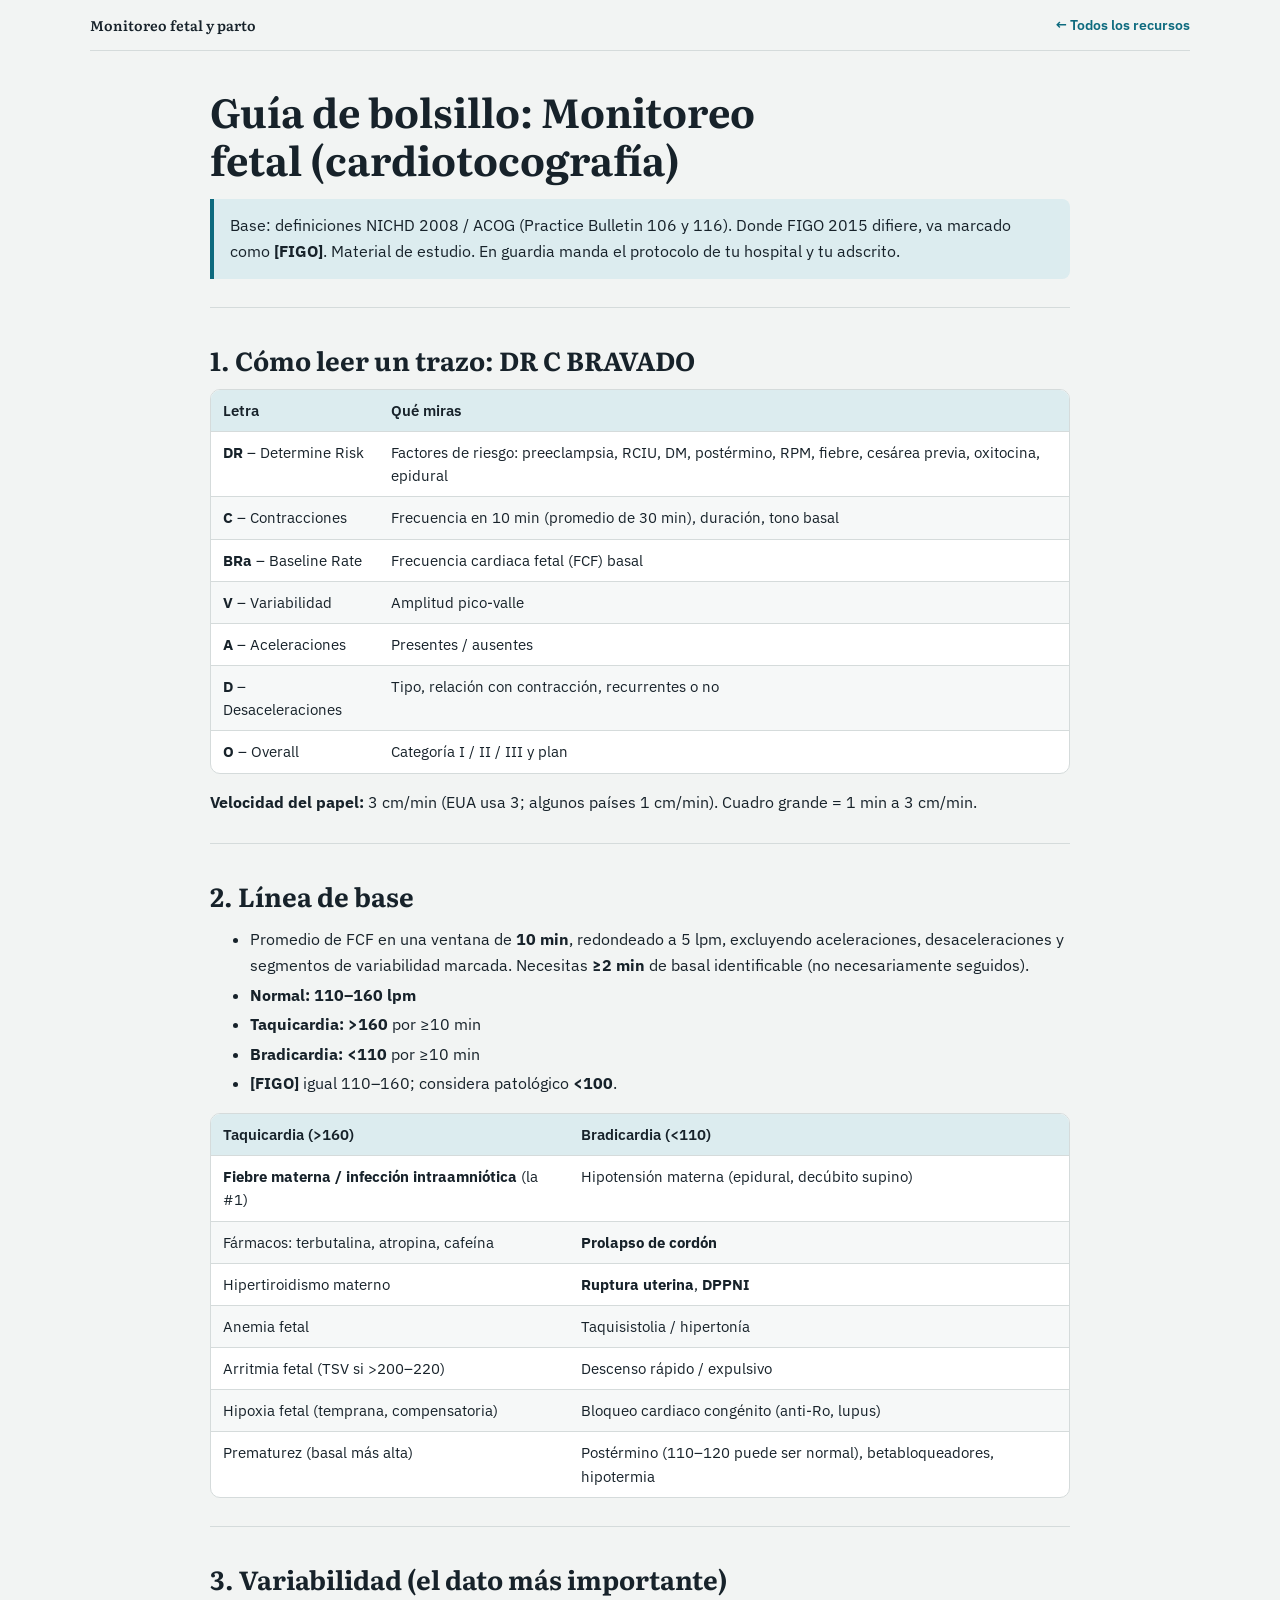
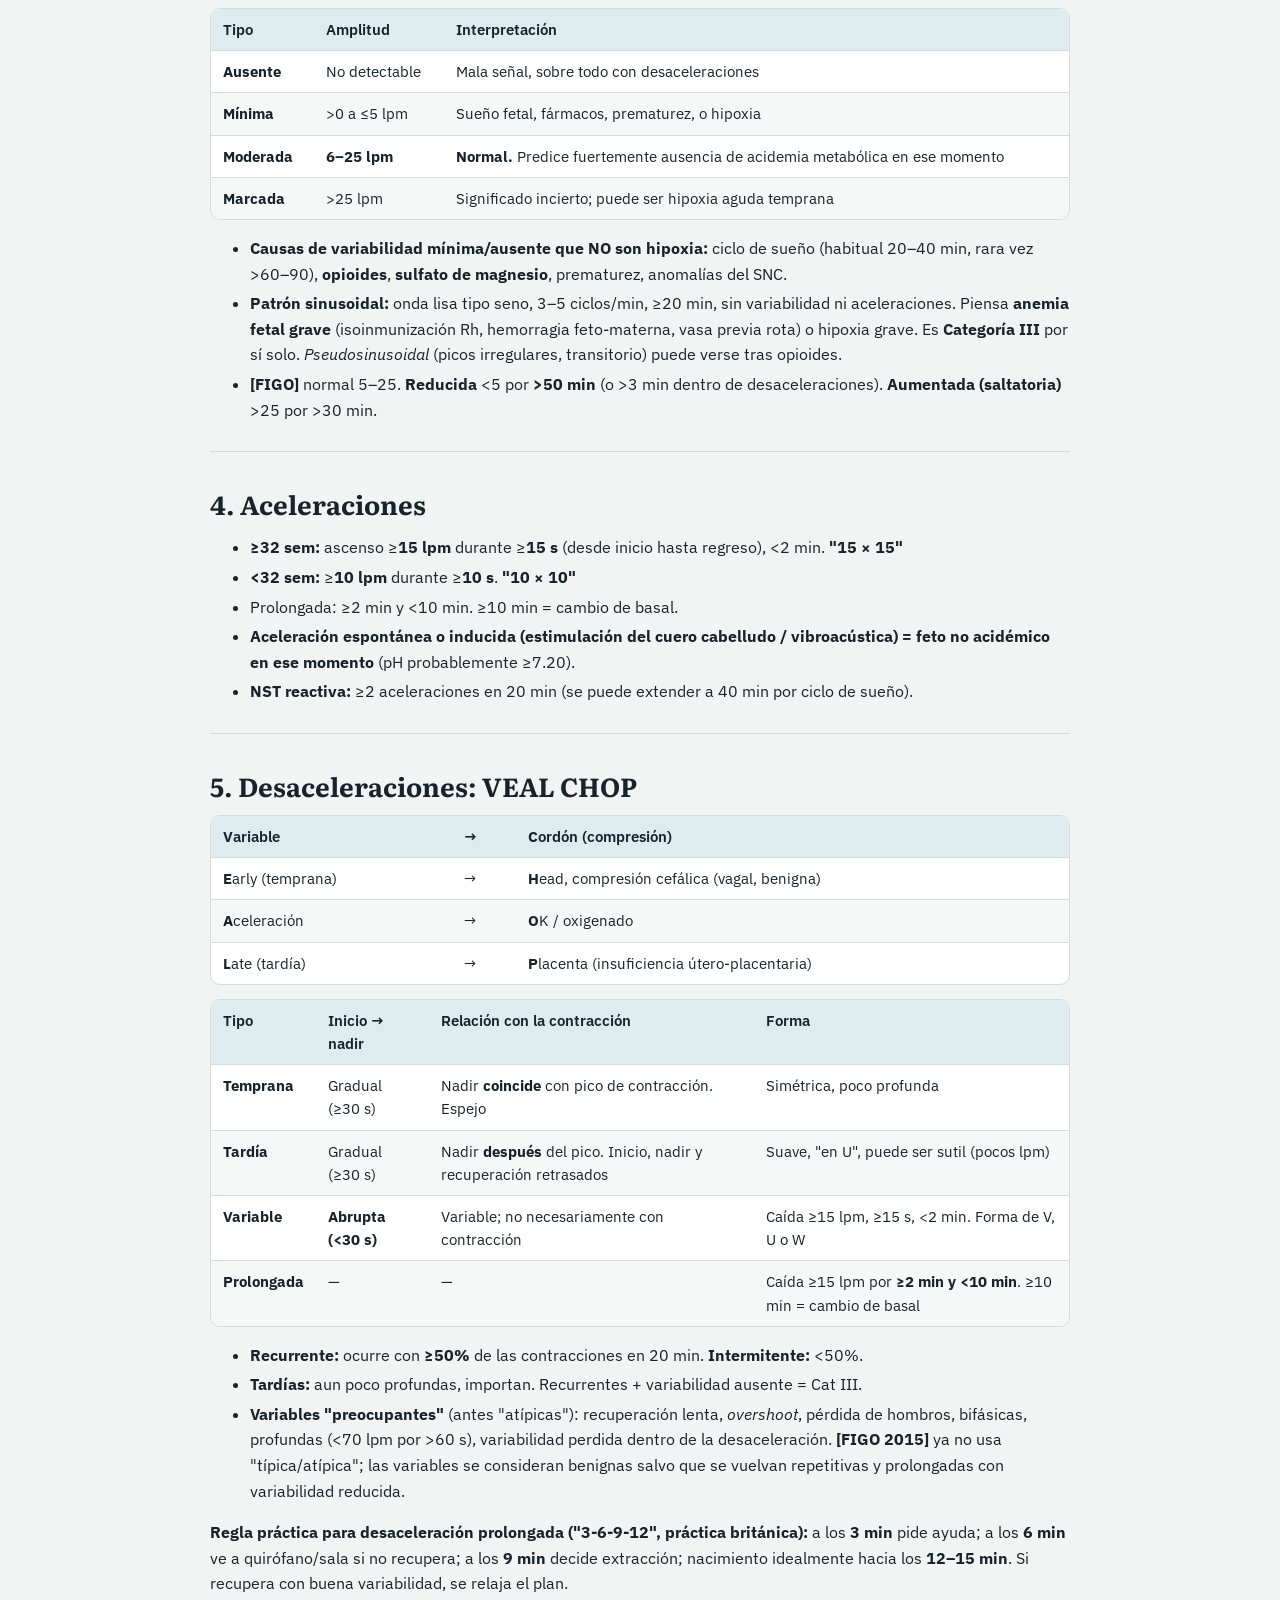
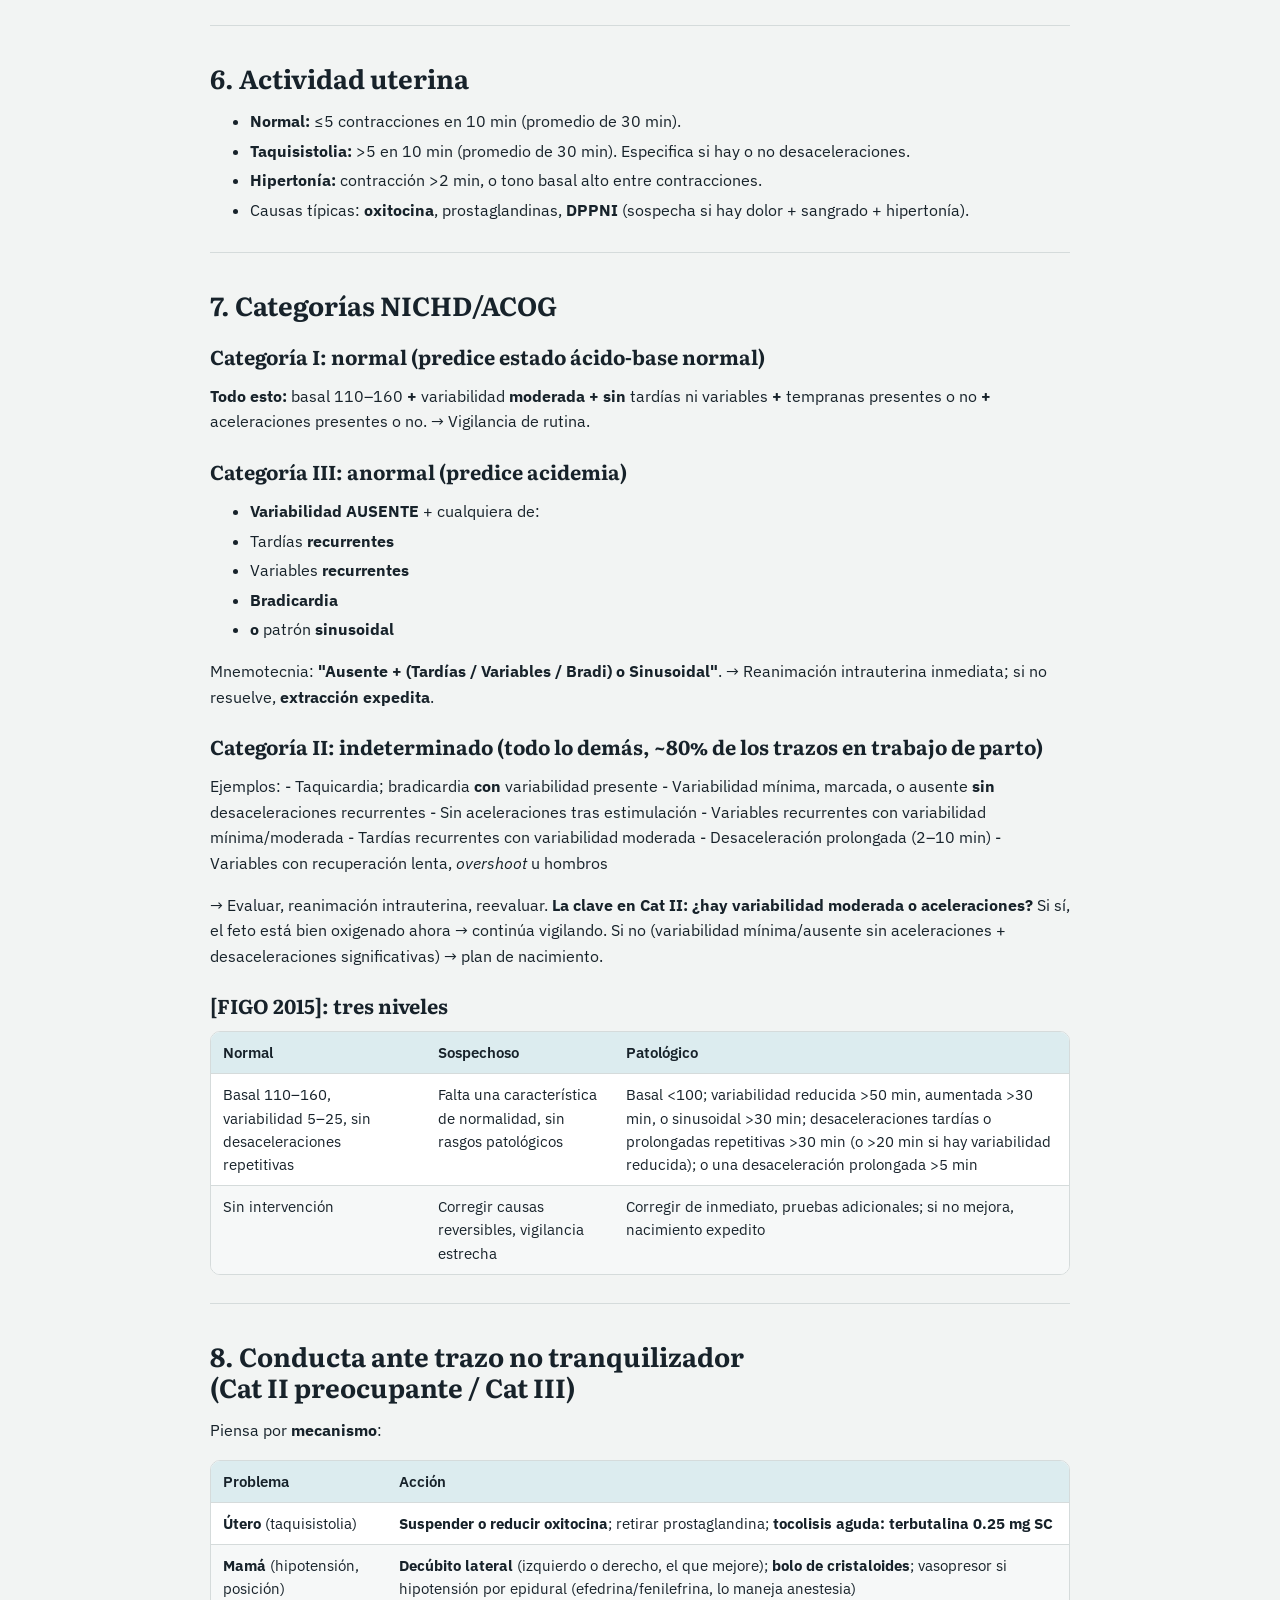
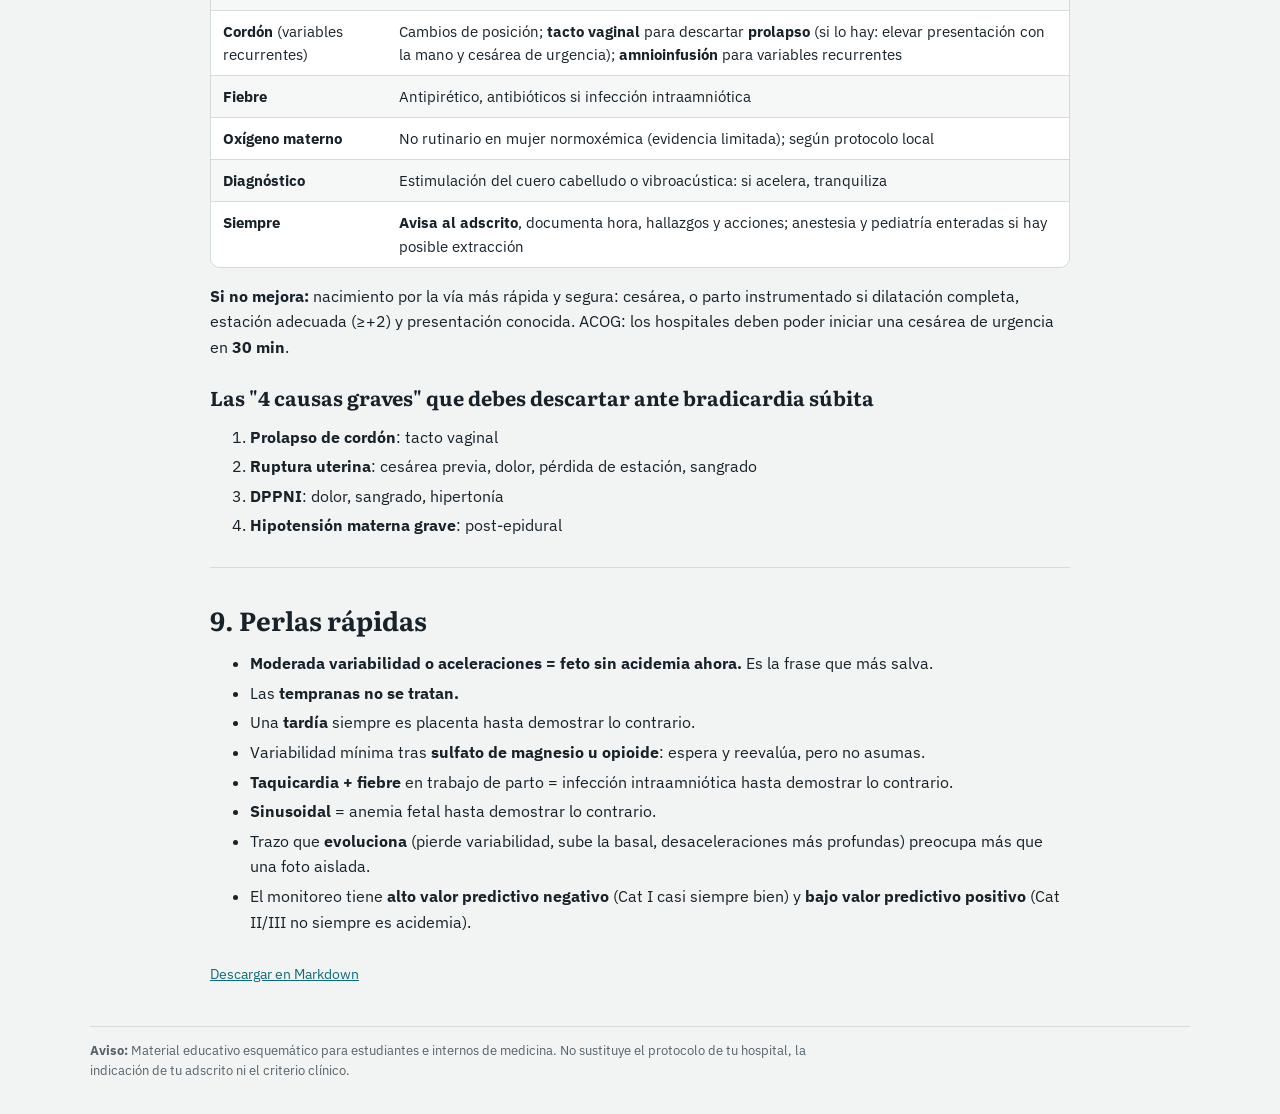
<file: guia-bolsillo.html>
<!doctype html>
<html lang="es">
<head>
<meta charset="utf-8">
<meta name="viewport" content="width=device-width,initial-scale=1">
<title>Guía de bolsillo: monitoreo fetal</title>
<meta name="description" content="Cómo leer un trazo con DR C BRAVADO, categorías NICHD con notas FIGO y qué hacer ante un trazo no tranquilizador.">
<link rel="preconnect" href="https://fonts.googleapis.com"><link rel="stylesheet" href="https://fonts.googleapis.com/css2?family=IBM+Plex+Mono:wght@400;500&family=IBM+Plex+Sans:wght@400;500;600&family=Literata:opsz,wght@7..72,500;7..72,700&display=swap">
<link rel="stylesheet" href="assets/site.css">

</head>
<body>
<header class="topbar"><a class="brand" href="./">Monitoreo fetal y parto</a><a class="back" href="./">← Todos los recursos</a></header>
<main class="prose">
<h1>Guía de bolsillo: Monitoreo fetal (cardiotocografía)</h1>
<blockquote>
<p>Base: definiciones NICHD 2008 / ACOG (Practice Bulletin 106 y 116). Donde FIGO 2015 difiere, va marcado como <strong>[FIGO]</strong>.
Material de estudio. En guardia manda el protocolo de tu hospital y tu adscrito.</p>
</blockquote>
<hr />
<h2>1. Cómo leer un trazo: <strong>DR C BRAVADO</strong></h2>
<div class="tablewrap"><table>
<thead>
<tr>
<th>Letra</th>
<th>Qué miras</th>
</tr>
</thead>
<tbody>
<tr>
<td><strong>DR</strong> – Determine Risk</td>
<td>Factores de riesgo: preeclampsia, RCIU, DM, postérmino, RPM, fiebre, cesárea previa, oxitocina, epidural</td>
</tr>
<tr>
<td><strong>C</strong> – Contracciones</td>
<td>Frecuencia en 10 min (promedio de 30 min), duración, tono basal</td>
</tr>
<tr>
<td><strong>BRa</strong> – Baseline Rate</td>
<td>Frecuencia cardiaca fetal (FCF) basal</td>
</tr>
<tr>
<td><strong>V</strong> – Variabilidad</td>
<td>Amplitud pico-valle</td>
</tr>
<tr>
<td><strong>A</strong> – Aceleraciones</td>
<td>Presentes / ausentes</td>
</tr>
<tr>
<td><strong>D</strong> – Desaceleraciones</td>
<td>Tipo, relación con contracción, recurrentes o no</td>
</tr>
<tr>
<td><strong>O</strong> – Overall</td>
<td>Categoría I / II / III y plan</td>
</tr>
</tbody>
</table></div>
<p><strong>Velocidad del papel:</strong> 3 cm/min (EUA usa 3; algunos países 1 cm/min). Cuadro grande = 1 min a 3 cm/min.</p>
<hr />
<h2>2. Línea de base</h2>
<ul>
<li>Promedio de FCF en una ventana de <strong>10 min</strong>, redondeado a 5 lpm, excluyendo aceleraciones, desaceleraciones y segmentos de variabilidad marcada. Necesitas <strong>≥2 min</strong> de basal identificable (no necesariamente seguidos).</li>
<li><strong>Normal: 110–160 lpm</strong></li>
<li><strong>Taquicardia: &gt;160</strong> por ≥10 min</li>
<li><strong>Bradicardia: &lt;110</strong> por ≥10 min</li>
<li><strong>[FIGO]</strong> igual 110–160; considera patológico <strong>&lt;100</strong>.</li>
</ul>
<div class="tablewrap"><table>
<thead>
<tr>
<th>Taquicardia (&gt;160)</th>
<th>Bradicardia (&lt;110)</th>
</tr>
</thead>
<tbody>
<tr>
<td><strong>Fiebre materna / infección intraamniótica</strong> (la #1)</td>
<td>Hipotensión materna (epidural, decúbito supino)</td>
</tr>
<tr>
<td>Fármacos: terbutalina, atropina, cafeína</td>
<td><strong>Prolapso de cordón</strong></td>
</tr>
<tr>
<td>Hipertiroidismo materno</td>
<td><strong>Ruptura uterina</strong>, <strong>DPPNI</strong></td>
</tr>
<tr>
<td>Anemia fetal</td>
<td>Taquisistolia / hipertonía</td>
</tr>
<tr>
<td>Arritmia fetal (TSV si &gt;200–220)</td>
<td>Descenso rápido / expulsivo</td>
</tr>
<tr>
<td>Hipoxia fetal (temprana, compensatoria)</td>
<td>Bloqueo cardiaco congénito (anti-Ro, lupus)</td>
</tr>
<tr>
<td>Prematurez (basal más alta)</td>
<td>Postérmino (110–120 puede ser normal), betabloqueadores, hipotermia</td>
</tr>
</tbody>
</table></div>
<hr />
<h2>3. Variabilidad (el dato más importante)</h2>
<div class="tablewrap"><table>
<thead>
<tr>
<th>Tipo</th>
<th>Amplitud</th>
<th>Interpretación</th>
</tr>
</thead>
<tbody>
<tr>
<td><strong>Ausente</strong></td>
<td>No detectable</td>
<td>Mala señal, sobre todo con desaceleraciones</td>
</tr>
<tr>
<td><strong>Mínima</strong></td>
<td>&gt;0 a ≤5 lpm</td>
<td>Sueño fetal, fármacos, prematurez, o hipoxia</td>
</tr>
<tr>
<td><strong>Moderada</strong></td>
<td><strong>6–25 lpm</strong></td>
<td><strong>Normal.</strong> Predice fuertemente ausencia de acidemia metabólica en ese momento</td>
</tr>
<tr>
<td><strong>Marcada</strong></td>
<td>&gt;25 lpm</td>
<td>Significado incierto; puede ser hipoxia aguda temprana</td>
</tr>
</tbody>
</table></div>
<ul>
<li><strong>Causas de variabilidad mínima/ausente que NO son hipoxia:</strong> ciclo de sueño (habitual 20–40 min, rara vez &gt;60–90), <strong>opioides</strong>, <strong>sulfato de magnesio</strong>, prematurez, anomalías del SNC.</li>
<li><strong>Patrón sinusoidal:</strong> onda lisa tipo seno, 3–5 ciclos/min, ≥20 min, sin variabilidad ni aceleraciones. Piensa <strong>anemia fetal grave</strong> (isoinmunización Rh, hemorragia feto-materna, vasa previa rota) o hipoxia grave. Es <strong>Categoría III</strong> por sí solo. <em>Pseudosinusoidal</em> (picos irregulares, transitorio) puede verse tras opioides.</li>
<li><strong>[FIGO]</strong> normal 5–25. <strong>Reducida</strong> &lt;5 por <strong>&gt;50 min</strong> (o &gt;3 min dentro de desaceleraciones). <strong>Aumentada (saltatoria)</strong> &gt;25 por &gt;30 min.</li>
</ul>
<hr />
<h2>4. Aceleraciones</h2>
<ul>
<li><strong>≥32 sem:</strong> ascenso ≥<strong>15 lpm</strong> durante ≥<strong>15 s</strong> (desde inicio hasta regreso), &lt;2 min. <strong>"15 × 15"</strong></li>
<li><strong>&lt;32 sem:</strong> ≥<strong>10 lpm</strong> durante ≥<strong>10 s</strong>. <strong>"10 × 10"</strong></li>
<li>Prolongada: ≥2 min y &lt;10 min. ≥10 min = cambio de basal.</li>
<li><strong>Aceleración espontánea o inducida (estimulación del cuero cabelludo / vibroacústica) = feto no acidémico en ese momento</strong> (pH probablemente ≥7.20).</li>
<li><strong>NST reactiva:</strong> ≥2 aceleraciones en 20 min (se puede extender a 40 min por ciclo de sueño).</li>
</ul>
<hr />
<h2>5. Desaceleraciones: <strong>VEAL CHOP</strong></h2>
<div class="tablewrap"><table>
<thead>
<tr>
<th><strong>V</strong>ariable</th>
<th>→</th>
<th><strong>C</strong>ordón (compresión)</th>
</tr>
</thead>
<tbody>
<tr>
<td><strong>E</strong>arly (temprana)</td>
<td>→</td>
<td><strong>H</strong>ead, compresión cefálica (vagal, benigna)</td>
</tr>
<tr>
<td><strong>A</strong>celeración</td>
<td>→</td>
<td><strong>O</strong>K / oxigenado</td>
</tr>
<tr>
<td><strong>L</strong>ate (tardía)</td>
<td>→</td>
<td><strong>P</strong>lacenta (insuficiencia útero-placentaria)</td>
</tr>
</tbody>
</table></div>
<div class="tablewrap"><table>
<thead>
<tr>
<th>Tipo</th>
<th>Inicio → nadir</th>
<th>Relación con la contracción</th>
<th>Forma</th>
</tr>
</thead>
<tbody>
<tr>
<td><strong>Temprana</strong></td>
<td>Gradual (≥30 s)</td>
<td>Nadir <strong>coincide</strong> con pico de contracción. Espejo</td>
<td>Simétrica, poco profunda</td>
</tr>
<tr>
<td><strong>Tardía</strong></td>
<td>Gradual (≥30 s)</td>
<td>Nadir <strong>después</strong> del pico. Inicio, nadir y recuperación retrasados</td>
<td>Suave, "en U", puede ser sutil (pocos lpm)</td>
</tr>
<tr>
<td><strong>Variable</strong></td>
<td><strong>Abrupta (&lt;30 s)</strong></td>
<td>Variable; no necesariamente con contracción</td>
<td>Caída ≥15 lpm, ≥15 s, &lt;2 min. Forma de V, U o W</td>
</tr>
<tr>
<td><strong>Prolongada</strong></td>
<td>—</td>
<td>—</td>
<td>Caída ≥15 lpm por <strong>≥2 min y &lt;10 min</strong>. ≥10 min = cambio de basal</td>
</tr>
</tbody>
</table></div>
<ul>
<li><strong>Recurrente:</strong> ocurre con <strong>≥50%</strong> de las contracciones en 20 min. <strong>Intermitente:</strong> &lt;50%.</li>
<li><strong>Tardías:</strong> aun poco profundas, importan. Recurrentes + variabilidad ausente = Cat III.</li>
<li><strong>Variables "preocupantes"</strong> (antes "atípicas"): recuperación lenta, <em>overshoot</em>, pérdida de hombros, bifásicas, profundas (&lt;70 lpm por &gt;60 s), variabilidad perdida dentro de la desaceleración. <strong>[FIGO 2015]</strong> ya no usa "típica/atípica"; las variables se consideran benignas salvo que se vuelvan repetitivas y prolongadas con variabilidad reducida.</li>
</ul>
<p><strong>Regla práctica para desaceleración prolongada ("3-6-9-12", práctica británica):</strong> a los <strong>3 min</strong> pide ayuda; a los <strong>6 min</strong> ve a quirófano/sala si no recupera; a los <strong>9 min</strong> decide extracción; nacimiento idealmente hacia los <strong>12–15 min</strong>. Si recupera con buena variabilidad, se relaja el plan.</p>
<hr />
<h2>6. Actividad uterina</h2>
<ul>
<li><strong>Normal:</strong> ≤5 contracciones en 10 min (promedio de 30 min).</li>
<li><strong>Taquisistolia:</strong> &gt;5 en 10 min (promedio de 30 min). Especifica si hay o no desaceleraciones.</li>
<li><strong>Hipertonía:</strong> contracción &gt;2 min, o tono basal alto entre contracciones.</li>
<li>Causas típicas: <strong>oxitocina</strong>, prostaglandinas, <strong>DPPNI</strong> (sospecha si hay dolor + sangrado + hipertonía).</li>
</ul>
<hr />
<h2>7. Categorías NICHD/ACOG</h2>
<h3>Categoría I: normal (predice estado ácido-base normal)</h3>
<p><strong>Todo esto:</strong> basal 110–160 <strong>+</strong> variabilidad <strong>moderada</strong> <strong>+</strong> <strong>sin</strong> tardías ni variables <strong>+</strong> tempranas presentes o no <strong>+</strong> aceleraciones presentes o no.
→ Vigilancia de rutina.</p>
<h3>Categoría III: anormal (predice acidemia)</h3>
<ul>
<li><strong>Variabilidad AUSENTE</strong> + cualquiera de:</li>
<li>Tardías <strong>recurrentes</strong></li>
<li>Variables <strong>recurrentes</strong></li>
<li><strong>Bradicardia</strong></li>
<li><strong>o</strong> patrón <strong>sinusoidal</strong></li>
</ul>
<p>Mnemotecnia: <strong>"Ausente + (Tardías / Variables / Bradi) o Sinusoidal"</strong>.
→ Reanimación intrauterina inmediata; si no resuelve, <strong>extracción expedita</strong>.</p>
<h3>Categoría II: indeterminado (todo lo demás, ~80% de los trazos en trabajo de parto)</h3>
<p>Ejemplos:
- Taquicardia; bradicardia <strong>con</strong> variabilidad presente
- Variabilidad mínima, marcada, o ausente <strong>sin</strong> desaceleraciones recurrentes
- Sin aceleraciones tras estimulación
- Variables recurrentes con variabilidad mínima/moderada
- Tardías recurrentes con variabilidad moderada
- Desaceleración prolongada (2–10 min)
- Variables con recuperación lenta, <em>overshoot</em> u hombros</p>
<p>→ Evaluar, reanimación intrauterina, reevaluar. <strong>La clave en Cat II: ¿hay variabilidad moderada o aceleraciones?</strong> Si sí, el feto está bien oxigenado ahora → continúa vigilando. Si no (variabilidad mínima/ausente sin aceleraciones + desaceleraciones significativas) → plan de nacimiento.</p>
<h3>[FIGO 2015]: tres niveles</h3>
<div class="tablewrap"><table>
<thead>
<tr>
<th>Normal</th>
<th>Sospechoso</th>
<th>Patológico</th>
</tr>
</thead>
<tbody>
<tr>
<td>Basal 110–160, variabilidad 5–25, sin desaceleraciones repetitivas</td>
<td>Falta una característica de normalidad, sin rasgos patológicos</td>
<td>Basal &lt;100; variabilidad reducida &gt;50 min, aumentada &gt;30 min, o sinusoidal &gt;30 min; desaceleraciones tardías o prolongadas repetitivas &gt;30 min (o &gt;20 min si hay variabilidad reducida); o una desaceleración prolongada &gt;5 min</td>
</tr>
<tr>
<td>Sin intervención</td>
<td>Corregir causas reversibles, vigilancia estrecha</td>
<td>Corregir de inmediato, pruebas adicionales; si no mejora, nacimiento expedito</td>
</tr>
</tbody>
</table></div>
<hr />
<h2>8. Conducta ante trazo no tranquilizador (Cat II preocupante / Cat III)</h2>
<p>Piensa por <strong>mecanismo</strong>:</p>
<div class="tablewrap"><table>
<thead>
<tr>
<th>Problema</th>
<th>Acción</th>
</tr>
</thead>
<tbody>
<tr>
<td><strong>Útero</strong> (taquisistolia)</td>
<td><strong>Suspender o reducir oxitocina</strong>; retirar prostaglandina; <strong>tocolisis aguda: terbutalina 0.25 mg SC</strong></td>
</tr>
<tr>
<td><strong>Mamá</strong> (hipotensión, posición)</td>
<td><strong>Decúbito lateral</strong> (izquierdo o derecho, el que mejore); <strong>bolo de cristaloides</strong>; vasopresor si hipotensión por epidural (efedrina/fenilefrina, lo maneja anestesia)</td>
</tr>
<tr>
<td><strong>Cordón</strong> (variables recurrentes)</td>
<td>Cambios de posición; <strong>tacto vaginal</strong> para descartar <strong>prolapso</strong> (si lo hay: elevar presentación con la mano y cesárea de urgencia); <strong>amnioinfusión</strong> para variables recurrentes</td>
</tr>
<tr>
<td><strong>Fiebre</strong></td>
<td>Antipirético, antibióticos si infección intraamniótica</td>
</tr>
<tr>
<td><strong>Oxígeno materno</strong></td>
<td>No rutinario en mujer normoxémica (evidencia limitada); según protocolo local</td>
</tr>
<tr>
<td><strong>Diagnóstico</strong></td>
<td>Estimulación del cuero cabelludo o vibroacústica: si acelera, tranquiliza</td>
</tr>
<tr>
<td><strong>Siempre</strong></td>
<td><strong>Avisa al adscrito</strong>, documenta hora, hallazgos y acciones; anestesia y pediatría enteradas si hay posible extracción</td>
</tr>
</tbody>
</table></div>
<p><strong>Si no mejora:</strong> nacimiento por la vía más rápida y segura: cesárea, o parto instrumentado si dilatación completa, estación adecuada (≥+2) y presentación conocida. ACOG: los hospitales deben poder iniciar una cesárea de urgencia en <strong>30 min</strong>.</p>
<h3>Las "4 causas graves" que debes descartar ante bradicardia súbita</h3>
<ol>
<li><strong>Prolapso de cordón</strong>: tacto vaginal</li>
<li><strong>Ruptura uterina</strong>: cesárea previa, dolor, pérdida de estación, sangrado</li>
<li><strong>DPPNI</strong>: dolor, sangrado, hipertonía</li>
<li><strong>Hipotensión materna grave</strong>: post-epidural</li>
</ol>
<hr />
<h2>9. Perlas rápidas</h2>
<ul>
<li><strong>Moderada variabilidad o aceleraciones = feto sin acidemia ahora.</strong> Es la frase que más salva.</li>
<li>Las <strong>tempranas no se tratan.</strong></li>
<li>Una <strong>tardía</strong> siempre es placenta hasta demostrar lo contrario.</li>
<li>Variabilidad mínima tras <strong>sulfato de magnesio u opioide</strong>: espera y reevalúa, pero no asumas.</li>
<li><strong>Taquicardia + fiebre</strong> en trabajo de parto = infección intraamniótica hasta demostrar lo contrario.</li>
<li><strong>Sinusoidal</strong> = anemia fetal hasta demostrar lo contrario.</li>
<li>Trazo que <strong>evoluciona</strong> (pierde variabilidad, sube la basal, desaceleraciones más profundas) preocupa más que una foto aislada.</li>
<li>El monitoreo tiene <strong>alto valor predictivo negativo</strong> (Cat I casi siempre bien) y <strong>bajo valor predictivo positivo</strong> (Cat II/III no siempre es acidemia).</li>
</ul>
<p class="dl"><a href="md/01-guia-bolsillo-monitoreo-fetal.md" download>Descargar en Markdown</a></p>
</main>
<footer class="sitefoot"><p><b>Aviso:</b> Material educativo esquemático para estudiantes e internos de medicina. No sustituye el protocolo de tu hospital, la indicación de tu adscrito ni el criterio clínico.</p></footer>
</body>
</html>
</file>
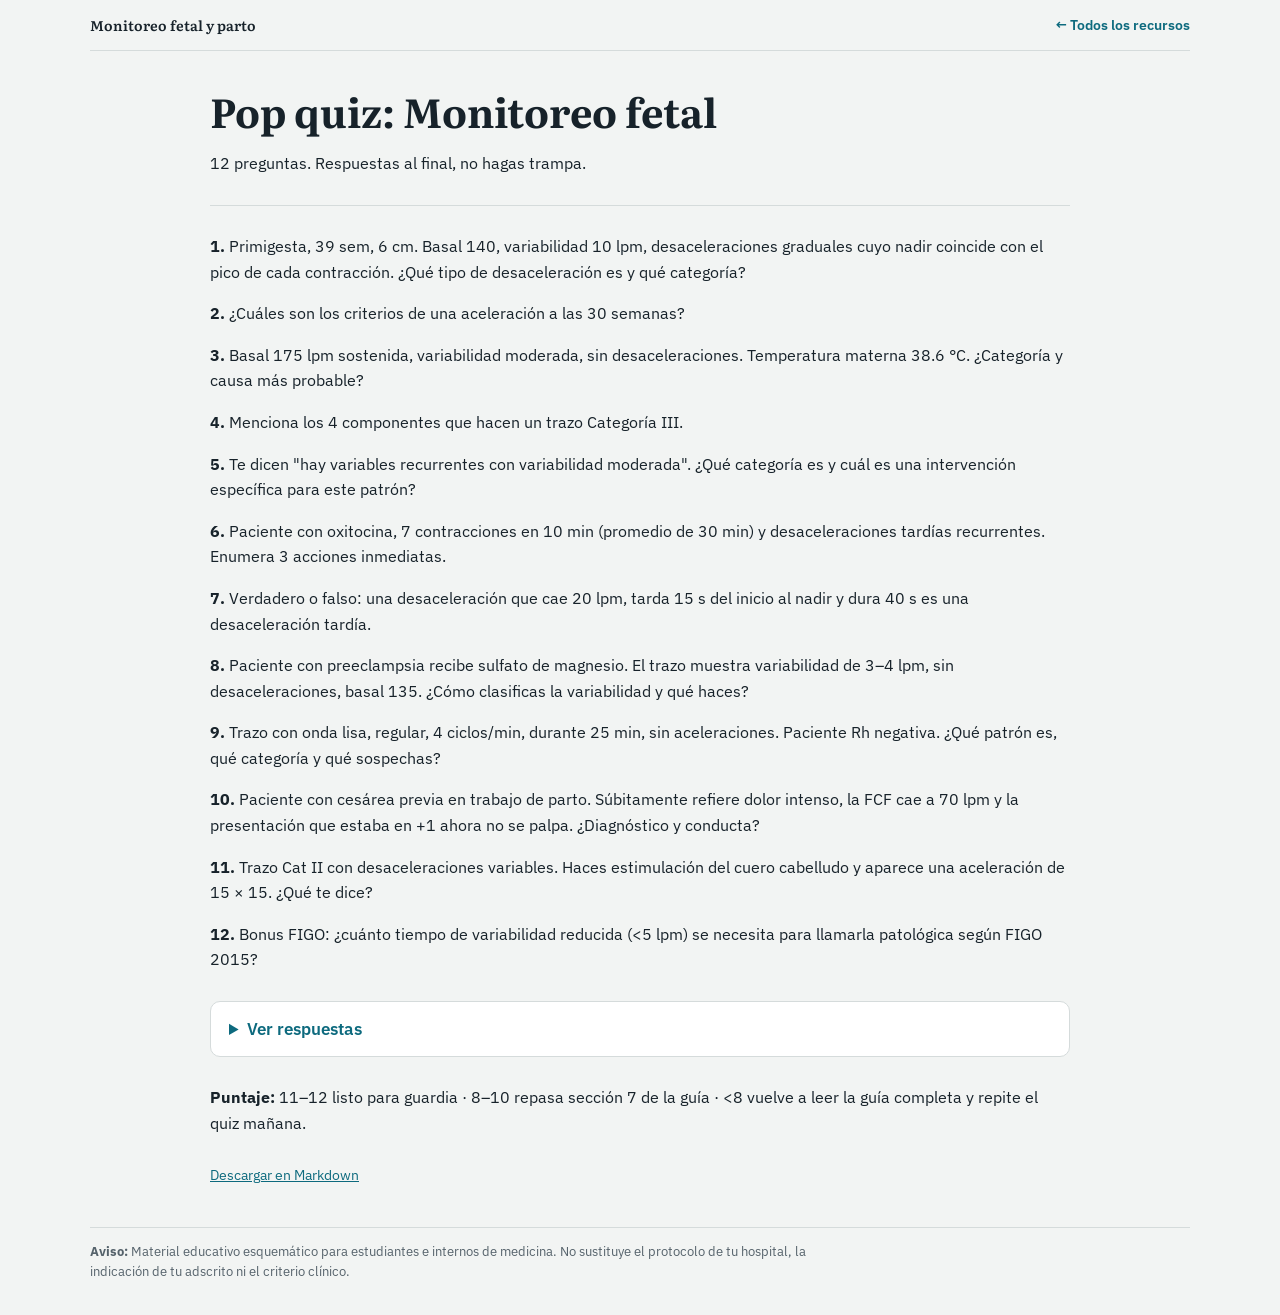
<file: pop-quiz.html>
<!doctype html>
<html lang="es">
<head>
<meta charset="utf-8">
<meta name="viewport" content="width=device-width,initial-scale=1">
<title>Pop quiz: monitoreo fetal</title>
<meta name="description" content="Doce preguntas de caso clínico con respuestas ocultas para revisarte después.">
<link rel="preconnect" href="https://fonts.googleapis.com"><link rel="stylesheet" href="https://fonts.googleapis.com/css2?family=IBM+Plex+Mono:wght@400;500&family=IBM+Plex+Sans:wght@400;500;600&family=Literata:opsz,wght@7..72,500;7..72,700&display=swap">
<link rel="stylesheet" href="assets/site.css">

</head>
<body>
<header class="topbar"><a class="brand" href="./">Monitoreo fetal y parto</a><a class="back" href="./">← Todos los recursos</a></header>
<main class="prose">
<h1>Pop quiz: Monitoreo fetal</h1>
<p>12 preguntas. Respuestas al final, no hagas trampa.</p>
<hr />
<p><strong>1.</strong> Primigesta, 39 sem, 6 cm. Basal 140, variabilidad 10 lpm, desaceleraciones graduales cuyo nadir coincide con el pico de cada contracción. ¿Qué tipo de desaceleración es y qué categoría?</p>
<p><strong>2.</strong> ¿Cuáles son los criterios de una aceleración a las 30 semanas?</p>
<p><strong>3.</strong> Basal 175 lpm sostenida, variabilidad moderada, sin desaceleraciones. Temperatura materna 38.6 °C. ¿Categoría y causa más probable?</p>
<p><strong>4.</strong> Menciona los 4 componentes que hacen un trazo Categoría III.</p>
<p><strong>5.</strong> Te dicen "hay variables recurrentes con variabilidad moderada". ¿Qué categoría es y cuál es una intervención específica para este patrón?</p>
<p><strong>6.</strong> Paciente con oxitocina, 7 contracciones en 10 min (promedio de 30 min) y desaceleraciones tardías recurrentes. Enumera 3 acciones inmediatas.</p>
<p><strong>7.</strong> Verdadero o falso: una desaceleración que cae 20 lpm, tarda 15 s del inicio al nadir y dura 40 s es una desaceleración tardía.</p>
<p><strong>8.</strong> Paciente con preeclampsia recibe sulfato de magnesio. El trazo muestra variabilidad de 3–4 lpm, sin desaceleraciones, basal 135. ¿Cómo clasificas la variabilidad y qué haces?</p>
<p><strong>9.</strong> Trazo con onda lisa, regular, 4 ciclos/min, durante 25 min, sin aceleraciones. Paciente Rh negativa. ¿Qué patrón es, qué categoría y qué sospechas?</p>
<p><strong>10.</strong> Paciente con cesárea previa en trabajo de parto. Súbitamente refiere dolor intenso, la FCF cae a 70 lpm y la presentación que estaba en +1 ahora no se palpa. ¿Diagnóstico y conducta?</p>
<p><strong>11.</strong> Trazo Cat II con desaceleraciones variables. Haces estimulación del cuero cabelludo y aparece una aceleración de 15 × 15. ¿Qué te dice?</p>
<p><strong>12.</strong> Bonus FIGO: ¿cuánto tiempo de variabilidad reducida (&lt;5 lpm) se necesita para llamarla patológica según FIGO 2015?</p>
<details class="answers"><summary>Ver respuestas</summary>
<p><strong>1.</strong> Desaceleraciones <strong>tempranas</strong> (compresión cefálica). <strong>Categoría I</strong> (basal normal, variabilidad moderada, sin tardías ni variables). No requieren intervención.</p>
<p><strong>2.</strong> &lt;32 sem: ascenso <strong>≥10 lpm por ≥10 s</strong> ("10 × 10").</p>
<p><strong>3.</strong> <strong>Categoría II</strong> (la taquicardia sola la saca de Cat I). Causa más probable: <strong>infección intraamniótica (corioamnionitis)</strong>. Antipirético + antibióticos, vigilancia.</p>
<p><strong>4.</strong> <strong>Variabilidad ausente</strong> + (tardías recurrentes <strong>o</strong> variables recurrentes <strong>o</strong> bradicardia), <strong>o</strong> patrón <strong>sinusoidal</strong>.</p>
<p><strong>5.</strong> <strong>Categoría II.</strong> Intervenciones: cambio de posición, tacto para descartar prolapso de cordón, <strong>amnioinfusión</strong>. La variabilidad moderada tranquiliza: el feto no está acidémico ahora.</p>
<p><strong>6.</strong> <strong>Suspender/reducir oxitocina</strong>, <strong>decúbito lateral</strong>, <strong>bolo IV</strong>, considerar <strong>terbutalina 0.25 mg SC</strong>, tacto vaginal, avisar al adscrito. Si no resuelve, plan de nacimiento.</p>
<p><strong>7.</strong> <strong>Falso.</strong> Inicio-nadir &lt;30 s = <strong>abrupta</strong> = <strong>variable</strong>. La tardía es gradual (≥30 s) y con nadir después del pico de la contracción.</p>
<p><strong>8.</strong> Variabilidad <strong>mínima</strong> (&gt;0 a ≤5) → <strong>Categoría II</strong>. El magnesio es causa conocida, pero no asumas: busca aceleraciones (espontáneas o con estimulación), descarta otras causas y vigila la evolución.</p>
<p><strong>9.</strong> Patrón <strong>sinusoidal</strong> → <strong>Categoría III</strong>. Sospecha <strong>anemia fetal grave</strong>: isoinmunización Rh (pide Coombs indirecto), hemorragia feto-materna, vasa previa. Conducta: reanimación y nacimiento expedito.</p>
<p><strong>10.</strong> <strong>Ruptura uterina</strong> (dolor súbito + bradicardia + pérdida de estación en cesárea previa). <strong>Cesárea de urgencia inmediata</strong>, llamar a anestesia, pediatría y banco de sangre.</p>
<p><strong>11.</strong> Que el feto <strong>no está acidémico</strong> en ese momento (pH probablemente ≥7.20). Puedes continuar vigilancia con reanimación intrauterina.</p>
<p><strong>12.</strong> <strong>&gt;50 min</strong> (o &gt;3 min dentro de las desaceleraciones).</p>
</details>
<p><strong>Puntaje:</strong> 11–12 listo para guardia · 8–10 repasa sección 7 de la guía · &lt;8 vuelve a leer la guía completa y repite el quiz mañana.</p>
<p class="dl"><a href="md/02-pop-quiz-monitoreo-fetal.md" download>Descargar en Markdown</a></p>
</main>
<footer class="sitefoot"><p><b>Aviso:</b> Material educativo esquemático para estudiantes e internos de medicina. No sustituye el protocolo de tu hospital, la indicación de tu adscrito ni el criterio clínico.</p></footer>
</body>
</html>
</file>
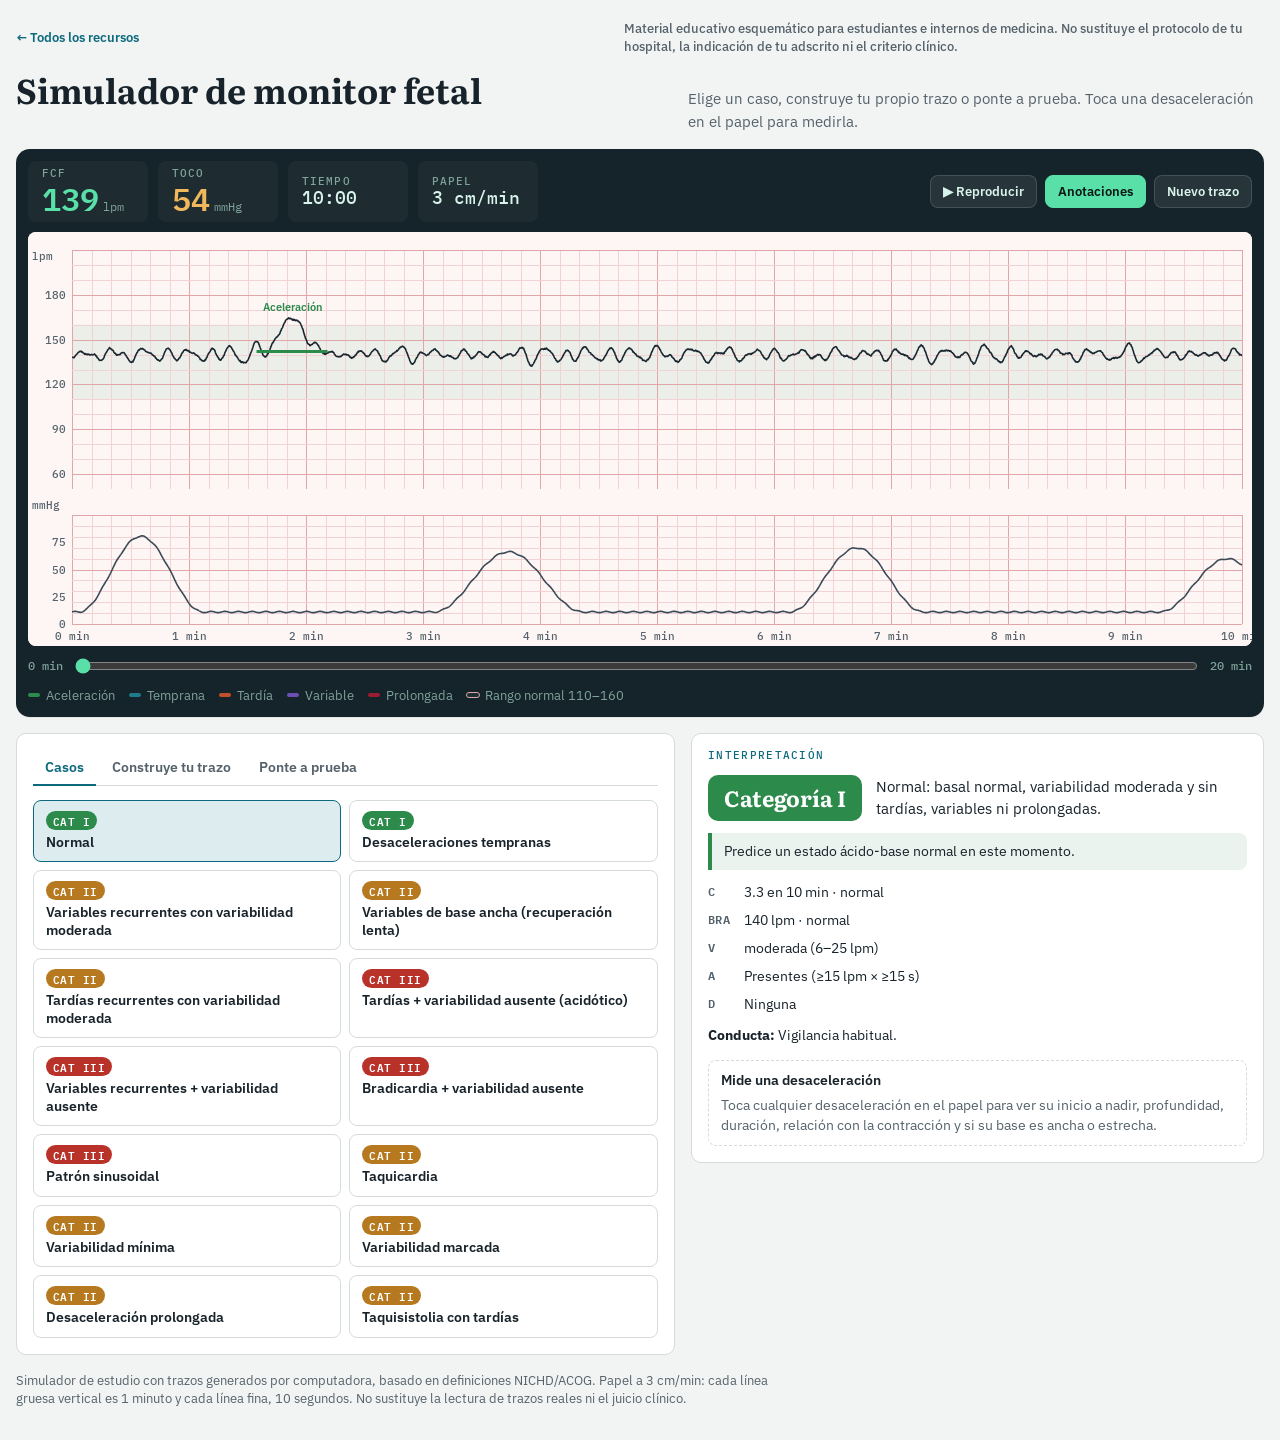
<file: simulador-monitor-fetal.html>
<!doctype html>
<html lang="es"><head><meta charset="utf-8"><meta name=viewport content="width=device-width,initial-scale=1,viewport-fit=cover"><style>:root{color-scheme:light;box-sizing:border-box;padding-top:env(safe-area-inset-top,0px);padding-bottom:env(safe-area-inset-bottom,0px)}html{scroll-padding-top:env(safe-area-inset-top,0px)}body{margin:0;padding:0;font:14px -apple-system,BlinkMacSystemFont,sans-serif;background:#fff;color:#000}img{max-width:100%}[hidden]:not([hidden=until-found i]){display:none!important}</style><title>Simulador de monitor fetal</title>
<meta name="description" content="Casos de CTG, constructor de trazos, quiz y medición de desaceleraciones con interpretación DR C BRAVADO.">
</head><body>
<style>
.pf-bar{max-width:1320px;margin:0 auto 14px;display:flex;flex-wrap:wrap;align-items:center;justify-content:space-between;gap:6px 16px;font:500 13px/1.4 'IBM Plex Sans','Segoe UI',Arial,sans-serif}
.pf-bar a{color:var(--accent,#0d6a7e);text-decoration:none;font-weight:600}
.pf-bar a:hover{text-decoration:underline}
.pf-bar span{color:var(--muted,#55626b);max-width:80ch}
</style>
<nav class="pf-bar" aria-label="Sitio"><a href="./">← Todos los recursos</a><span>Material educativo esquemático para estudiantes e internos de medicina. No sustituye el protocolo de tu hospital, la indicación de tu adscrito ni el criterio clínico.</span></nav>

<link rel="preconnect" href="https://fonts.googleapis.com">
<link rel="stylesheet" href="https://fonts.googleapis.com/css2?family=IBM+Plex+Mono:wght@400;500;600&family=IBM+Plex+Sans:wght@400;500;600&family=Literata:opsz,wght@7..72,500;7..72,700&display=swap">
<style>
/* Layout: arriba la pantalla del monitor con el papel de CTG; abajo controles (casos / construir / quiz) a la izquierda e interpretación DR C BRAVADO a la derecha */
:root{
  --bg:#f2f4f3; --surface:#ffffff; --ink:#17222a; --muted:#55626b; --line:#d5dbdb;
  --accent:#0d6a7e; --accent-ink:#ffffff; --accent-soft:#dcecef;
  --screen:#15232a; --screen-ink:#d8f3ea; --screen-dim:#7fa39b; --fhr-led:#59e0a8; --toco-led:#f0b85a;
  --paper:#fdf6f4; --grid:#f1d3d3; --grid-major:#e0a6a8; --band:rgba(80,170,140,.10); --trace:#1a2730; --toco:#3a4b57;
  --ev-early:#1f7a8c; --ev-late:#c0502b; --ev-var:#6b4fb5; --ev-prol:#9b1d33; --ev-acc:#2c8a4b;
  --c1:#2c8a4b; --c2:#b7791f; --c3:#b8322a;
  --display:'Literata', Georgia, serif; --body:'IBM Plex Sans', 'Segoe UI', Arial, sans-serif; --mono:'IBM Plex Mono', Consolas, monospace;
}
@media (prefers-color-scheme: dark){:root:not([data-theme="light"]){
  --bg:#0e1417; --surface:#162026; --ink:#e5ecee; --muted:#9aa8ae; --line:#29363c;
  --accent:#55b6cb; --accent-ink:#0a1417; --accent-soft:#1b3138;
  --screen:#0a1216; --paper:#1a2226; --grid:#2d3a3f; --grid-major:#4a5c62; --band:rgba(89,224,168,.07); --trace:#e9f1f2; --toco:#b8c6cc;
  --ev-early:#5cc3d6; --ev-late:#f08a63; --ev-var:#a993f0; --ev-prol:#f07186; --ev-acc:#6fd690;
  --c1:#4cc27a; --c2:#e0a640; --c3:#f07163; color-scheme:dark}}
:root[data-theme="dark"]{
  --bg:#0e1417; --surface:#162026; --ink:#e5ecee; --muted:#9aa8ae; --line:#29363c;
  --accent:#55b6cb; --accent-ink:#0a1417; --accent-soft:#1b3138;
  --screen:#0a1216; --paper:#1a2226; --grid:#2d3a3f; --grid-major:#4a5c62; --band:rgba(89,224,168,.07); --trace:#e9f1f2; --toco:#b8c6cc;
  --ev-early:#5cc3d6; --ev-late:#f08a63; --ev-var:#a993f0; --ev-prol:#f07186; --ev-acc:#6fd690;
  --c1:#4cc27a; --c2:#e0a640; --c3:#f07163; color-scheme:dark}
*{box-sizing:border-box}
body{background:var(--bg);color:var(--ink);font-family:var(--body);font-size:15px;line-height:1.5;padding:20px 16px 32px}
.wrap{max-width:1320px;margin:0 auto;display:flex;flex-direction:column;gap:16px}
header{display:flex;flex-wrap:wrap;align-items:baseline;justify-content:space-between;gap:8px 24px}
h1{font-family:var(--display);font-weight:700;font-size:clamp(24px,3.2vw,34px);line-height:1.15;margin:0}
.sub{color:var(--muted);margin:0;max-width:64ch}
/* monitor */
.monitor{background:var(--screen);border-radius:14px;padding:12px;display:flex;flex-direction:column;gap:10px;box-shadow:0 1px 0 rgba(0,0,0,.05)}
.readouts{display:flex;flex-wrap:wrap;align-items:stretch;gap:10px}
.ro{display:flex;flex-direction:column;justify-content:center;padding:6px 14px;border-radius:8px;background:rgba(255,255,255,.04);min-width:120px}
.ro small{font:500 11px/1.2 var(--mono);letter-spacing:.1em;color:var(--screen-dim);text-transform:uppercase}
.ro b{font:600 32px/1.1 var(--mono);font-variant-numeric:tabular-nums}
.ro.fhr b{color:var(--fhr-led)} .ro.toco b{color:var(--toco-led)} .ro.misc b{color:var(--screen-ink);font-size:18px;font-weight:500}
.ro .unit{font:400 12px var(--mono);color:var(--screen-dim);margin-left:4px}
.spacer{flex:1}
.mbtns{display:flex;flex-wrap:wrap;gap:8px;align-items:center}
.mbtn{font:600 13px/1 var(--body);background:rgba(255,255,255,.08);color:var(--screen-ink);border:1px solid rgba(255,255,255,.14);border-radius:8px;padding:9px 12px;cursor:pointer}
.mbtn.on{background:var(--fhr-led);color:#0a1714;border-color:var(--fhr-led)}
.paperwrap{position:relative;border-radius:8px;overflow:hidden;background:var(--paper)}
#strip{display:block;width:100%;height:clamp(330px,46vh,470px);cursor:crosshair;touch-action:pan-y}
.pos{display:flex;align-items:center;gap:10px;color:var(--screen-dim);font:500 12px var(--mono)}
.pos input{flex:1;accent-color:var(--fhr-led);min-width:0}
/* zona inferior */
.grid{display:grid;grid-template-columns:minmax(0,1.15fr) minmax(0,1fr);gap:16px;align-items:start}
@media (max-width:940px){.grid{grid-template-columns:minmax(0,1fr)}}
.card{background:var(--surface);border:1px solid var(--line);border-radius:10px;padding:16px;display:flex;flex-direction:column;gap:14px;min-width:0}
.tabs{display:flex;gap:4px;border-bottom:1px solid var(--line)}
.tab{font:600 14px/1 var(--body);background:none;border:none;border-bottom:2px solid transparent;color:var(--muted);padding:10px 12px;cursor:pointer;margin-bottom:-1px}
.tab[aria-selected="true"]{color:var(--accent);border-bottom-color:var(--accent)}
.cases{display:grid;grid-template-columns:repeat(auto-fill,minmax(210px,1fr));gap:8px}
.case{text-align:left;background:var(--surface);color:var(--ink);border:1px solid var(--line);border-radius:8px;padding:10px 12px;cursor:pointer;display:flex;flex-direction:column;gap:4px;font:inherit}
.case[aria-pressed="true"]{border-color:var(--accent);background:var(--accent-soft)}
.case b{font-weight:600;font-size:14px;line-height:1.25}
.tag{align-self:flex-start;font:600 11px/1 var(--mono);padding:4px 7px;border-radius:999px;color:#fff;letter-spacing:.04em}
.t1{background:var(--c1)} .t2{background:var(--c2)} .t3{background:var(--c3)}
:root[data-theme="dark"] .tag, :root:not([data-theme="light"]) .tag{color:#fff}
.ctl{display:grid;grid-template-columns:repeat(auto-fill,minmax(230px,1fr));gap:12px 18px}
.ctl label{display:flex;flex-direction:column;gap:4px;font-size:13px;color:var(--muted)}
.ctl label span b{color:var(--ink);font-family:var(--mono);font-weight:500}
.ctl input[type=range]{accent-color:var(--accent)}
.ctl select{font:inherit;color:var(--ink);background:var(--surface);border:1px solid var(--line);border-radius:6px;padding:6px 8px}
.checks{display:flex;flex-wrap:wrap;gap:8px 18px;font-size:13.5px}
.checks label{display:flex;gap:6px;align-items:center;cursor:pointer}
.btn{font:600 13px/1 var(--body);border:1px solid var(--line);background:var(--surface);color:var(--ink);border-radius:8px;padding:9px 12px;cursor:pointer}
.btn.primary{background:var(--accent);border-color:var(--accent);color:var(--accent-ink)}
.row{display:flex;flex-wrap:wrap;gap:8px;align-items:center}
.quizq{display:flex;flex-direction:column;gap:10px}
.quizq fieldset{border:1px solid var(--line);border-radius:8px;padding:8px 12px 10px;margin:0}
.quizq legend{font:600 13px var(--body);padding:0 4px}
.quizq .opts{display:flex;flex-wrap:wrap;gap:6px 14px;font-size:14px}
.quizq .opts label{display:flex;gap:6px;align-items:center;cursor:pointer}
.feedback{border-radius:8px;padding:12px 14px;background:var(--accent-soft);font-size:14px}
.feedback.bad{background:color-mix(in srgb,var(--c3) 14%,var(--surface))}
.score{font:500 13px var(--mono);color:var(--muted)}
/* interpretación */
.cat{display:flex;align-items:center;gap:14px}
.catpill{font:700 22px/1 var(--display);color:#fff;border-radius:10px;padding:12px 16px;white-space:nowrap}
.cat p{margin:0;font-size:14.5px}
.eyebrow{font:500 11px/1 var(--mono);letter-spacing:.12em;text-transform:uppercase;color:var(--accent);margin:0}
.bravado{display:grid;grid-template-columns:auto minmax(0,1fr);gap:7px 14px;margin:0;font-size:14px}
.bravado dt{font:600 12px/1.6 var(--mono);color:var(--muted);text-transform:uppercase;letter-spacing:.04em}
.bravado dd{margin:0}
.acid{border-left:4px solid var(--c2);padding:8px 12px;background:color-mix(in srgb,var(--c2) 10%,var(--surface));border-radius:0 8px 8px 0;font-size:14px}
.acid.ok{border-color:var(--c1);background:color-mix(in srgb,var(--c1) 10%,var(--surface))}
.acid.bad{border-color:var(--c3);background:color-mix(in srgb,var(--c3) 10%,var(--surface))}
.measure{border:1px dashed var(--line);border-radius:8px;padding:10px 12px;font-size:13.5px}
.measure h4{margin:0 0 6px;font:600 14px var(--body)}
.measure table{border-collapse:collapse;width:100%}
.measure td{padding:3px 0;vertical-align:top}
.measure td:first-child{color:var(--muted);padding-right:10px;white-space:nowrap}
.hiddenmask{filter:blur(6px);user-select:none;pointer-events:none}
.legend{display:flex;flex-wrap:wrap;gap:6px 14px;font-size:12.5px;color:var(--muted)}
.legend span{display:inline-flex;align-items:center;gap:6px}
.sw{width:12px;height:4px;border-radius:2px;display:inline-block}
button:focus-visible,input:focus-visible,select:focus-visible{outline:2px solid var(--accent);outline-offset:2px}
footer{font-size:12.5px;color:var(--muted);max-width:95ch}
</style>

<div class="wrap">
  <header>
    <h1>Simulador de monitor fetal</h1>
    <p class="sub">Elige un caso, construye tu propio trazo o ponte a prueba. Toca una desaceleración en el papel para medirla.</p>
  </header>

  <section class="monitor" aria-label="Monitor fetal">
    <div class="readouts">
      <div class="ro fhr"><small>FCF</small><b><span id="roFhr">—</span><span class="unit">lpm</span></b></div>
      <div class="ro toco"><small>TOCO</small><b><span id="roToco">—</span><span class="unit">mmHg</span></b></div>
      <div class="ro misc"><small>Tiempo</small><b id="roTime">00:00</b></div>
      <div class="ro misc"><small>Papel</small><b>3 cm/min</b></div>
      <div class="spacer"></div>
      <div class="mbtns">
        <button class="mbtn" id="play">▶ Reproducir</button>
        <button class="mbtn on" id="annot" aria-pressed="true">Anotaciones</button>
        <button class="mbtn" id="newSeed">Nuevo trazo</button>
      </div>
    </div>
    <div class="paperwrap"><canvas id="strip" aria-label="Trazo de cardiotocografía"></canvas></div>
    <div class="pos"><span>0 min</span><input id="pos" type="range" min="0" max="1000" value="0" aria-label="Desplazar el papel"><span>20 min</span></div>
    <div class="legend" style="color:var(--screen-dim)">
      <span><i class="sw" style="background:var(--ev-acc)"></i>Aceleración</span>
      <span><i class="sw" style="background:var(--ev-early)"></i>Temprana</span>
      <span><i class="sw" style="background:var(--ev-late)"></i>Tardía</span>
      <span><i class="sw" style="background:var(--ev-var)"></i>Variable</span>
      <span><i class="sw" style="background:var(--ev-prol)"></i>Prolongada</span>
      <span><i class="sw" style="background:var(--band);outline:1px solid var(--grid-major)"></i>Rango normal 110–160</span>
    </div>
  </section>

  <div class="grid">
    <section class="card">
      <div class="tabs" role="tablist">
        <button class="tab" role="tab" aria-selected="true" data-tab="cases">Casos</button>
        <button class="tab" role="tab" aria-selected="false" data-tab="build">Construye tu trazo</button>
        <button class="tab" role="tab" aria-selected="false" data-tab="quiz">Ponte a prueba</button>
      </div>
      <div id="tab-cases"><div class="cases" id="cases"></div></div>
      <div id="tab-build" hidden>
        <div class="ctl">
          <label><span>Línea de base: <b id="vBase"></b></span><input type="range" id="base" min="80" max="200" step="5"></label>
          <label><span>Variabilidad (amplitud): <b id="vVar"></b></span><input type="range" id="var" min="0" max="35" step="1"></label>
          <label><span>Contracciones cada: <b id="vCon"></b></span><input type="range" id="con" min="1.5" max="6" step="0.5"></label>
          <label><span>Desaceleraciones</span><select id="dec"><option value="none">Ninguna</option><option value="early">Tempranas</option><option value="late">Tardías</option><option value="variable">Variables</option><option value="prolonged">Prolongada</option></select></label>
          <label><span>Profundidad: <b id="vDepth"></b></span><input type="range" id="depth" min="10" max="70" step="5"></label>
          <label><span>Con qué % de contracciones: <b id="vRec"></b></span><input type="range" id="rec" min="0" max="100" step="10"></label>
        </div>
        <div class="checks">
          <label><input type="checkbox" id="acc"> Aceleraciones</label>
          <label><input type="checkbox" id="slow"> Variables de base ancha (recuperación lenta, overshoot)</label>
          <label><input type="checkbox" id="shoulders"> Hombros en las variables</label>
          <label><input type="checkbox" id="sin"> Patrón sinusoidal</label>
        </div>
      </div>
      <div id="tab-quiz" hidden>
        <div class="quizq">
          <p style="margin:0">Lee el trazo y responde. La interpretación se oculta hasta que revises.</p>
          <fieldset><legend>Categoría NICHD</legend><div class="opts" id="qCat"></div></fieldset>
          <fieldset><legend>Desaceleración predominante</legend><div class="opts" id="qDec"></div></fieldset>
          <fieldset><legend>¿Predice acidemia (monitor "acidótico")?</legend><div class="opts" id="qAcid"></div></fieldset>
          <div class="row"><button class="btn primary" id="qCheck">Revisar</button><button class="btn" id="qNext">Siguiente trazo</button><span class="score" id="qScore">0 de 0</span></div>
          <div class="feedback" id="qFeed" hidden></div>
        </div>
      </div>
    </section>

    <section class="card" aria-live="polite">
      <p class="eyebrow">Interpretación</p>
      <div id="interp">
        <div class="cat"><div class="catpill" id="catPill">Cat I</div><p id="catText"></p></div>
        <div class="acid" id="acid" style="margin-top:12px"></div>
        <dl class="bravado" id="bravado" style="margin-top:12px"></dl>
        <div style="margin-top:10px;font-size:14px"><b>Conducta: </b><span id="plan"></span></div>
      </div>
      <div class="measure" id="measure"><h4>Mide una desaceleración</h4><p style="margin:0;color:var(--muted)">Toca cualquier desaceleración en el papel para ver su inicio a nadir, profundidad, duración, relación con la contracción y si su base es ancha o estrecha.</p></div>
    </section>
  </div>
  <footer>Simulador de estudio con trazos generados por computadora, basado en definiciones NICHD/ACOG. Papel a 3 cm/min: cada línea gruesa vertical es 1 minuto y cada línea fina, 10 segundos. No sustituye la lectura de trazos reales ni el juicio clínico.</footer>
</div>

<script>
(function(){
// ---------- utilidades ----------
const $=id=>document.getElementById(id);
const clamp=(x,a,b)=>Math.max(a,Math.min(b,x));
const ss=u=>{u=clamp(u,0,1);return u*u*(3-2*u)};
function rng(seed){let s=seed>>>0;return()=>{s=s+0x6D2B79F5|0;let t=Math.imul(s^s>>>15,1|s);t=t+Math.imul(t^t>>>7,61|t)^t;return((t^t>>>14)>>>0)/4294967296}}
const HZ=4,DUR=20*60,N=DUR*HZ;

// ---------- casos ----------
const BASE={base:140,var:12,con:3,dec:'none',depth:20,rec:100,acc:true,slow:false,shoulders:false,sin:false};
const CASES=[
 {n:'Normal',k:1,p:{}},
 {n:'Desaceleraciones tempranas',k:1,p:{acc:false,dec:'early',depth:15,con:2.5,base:135,var:10}},
 {n:'Variables recurrentes con variabilidad moderada',k:2,p:{acc:false,dec:'variable',depth:45,rec:70,shoulders:true}},
 {n:'Variables de base ancha (recuperación lenta)',k:2,p:{acc:false,dec:'variable',depth:50,rec:80,slow:true,var:7}},
 {n:'Tardías recurrentes con variabilidad moderada',k:2,p:{acc:false,dec:'late',depth:18,var:10}},
 {n:'Tardías + variabilidad ausente (acidótico)',k:3,p:{acc:false,dec:'late',depth:15,var:0,base:150,con:2.5}},
 {n:'Variables recurrentes + variabilidad ausente',k:3,p:{acc:false,dec:'variable',depth:50,var:0,base:145}},
 {n:'Bradicardia + variabilidad ausente',k:3,p:{acc:false,base:95,var:0}},
 {n:'Patrón sinusoidal',k:3,p:{acc:false,sin:true,base:140}},
 {n:'Taquicardia',k:2,p:{acc:false,base:175,var:8}},
 {n:'Variabilidad mínima',k:2,p:{acc:false,var:3}},
 {n:'Variabilidad marcada',k:2,p:{acc:false,var:30}},
 {n:'Desaceleración prolongada',k:2,p:{acc:false,dec:'prolonged',depth:45,var:10}},
 {n:'Taquisistolia con tardías',k:2,p:{acc:false,dec:'late',depth:20,var:9,con:1.5}}
];
let P=Object.assign({},BASE),seed=7,current=0,TR=null;

// ---------- generador ----------
function generate(p,seed){
  const r=rng(seed),fhr=new Float32Array(N),toco=new Float32Array(N),ev=[],con=[];
  let t=35+r()*25;while(t<DUR-40){con.push({peak:t,dur:62+r()*28,amp:45+r()*25});t+=p.con*60*(0.88+r()*0.24)}
  for(let i=0;i<N;i++){const s=i/HZ;let v=11+Math.sin(s*.9+r()*.2)*.6;for(const c of con){const d=s-c.peak;if(Math.abs(d)<c.dur/2)v+=c.amp*Math.pow(Math.cos(Math.PI*d/c.dur),2)}toco[i]=v}
  // variabilidad
  const comps=[];for(let k=0;k<7;k++)comps.push({f:(2+r()*6)/60,ph:r()*6.283,a:.5+r()});
  const raw=new Float32Array(N);let j=0;
  for(let i=0;i<N;i++){const s=i/HZ;let v=0;for(const c of comps)v+=c.a*Math.sin(6.283*c.f*s+c.ph);j=j*.85+(r()-.5)*.6;raw[i]=v+j*.6}
  let rs=0,m=0;for(let a=0;a+240<=N;a+=240){let lo=1e9,hi=-1e9;for(let i=a;i<a+240;i++){lo=Math.min(lo,raw[i]);hi=Math.max(hi,raw[i])}rs+=hi-lo;m++}
  const scale=p.var>0?p.var/(rs/m):0;
  for(let i=0;i<N;i++){const s=i/HZ;
    if(p.sin){fhr[i]=p.base+5*Math.sin(6.283*3.5/60*s)+(r()-.5)*.3}
    else fhr[i]=p.base+raw[i]*scale+(r()-.5)*(p.var>0?.6:.35)}
  const add=(f)=>{for(let i=0;i<N;i++){const d=f(i/HZ);if(d)fhr[i]+=d}};
  // desaceleraciones
  if(!p.sin&&p.dec==='prolonged'){const o=8.5*60,fall=25,hold=150+r()*40,rec=35,dep=p.depth;
    add(s=>{if(s<o||s>o+fall+hold+rec)return 0;if(s<o+fall)return-dep*ss((s-o)/fall);if(s<o+fall+hold)return-dep;return-dep*(1-ss((s-o-fall-hold)/rec))});
    ev.push({type:'prolonged',on:o,nad:o+fall+hold/2,end:o+fall+hold+rec,depth:dep,fall,peak:null});}
  if(!p.sin&&['early','late','variable'].includes(p.dec)){
    con.forEach(c=>{if(r()*100>=p.rec)return;
      const dep=p.depth*(.85+r()*.3);
      if(p.dec==='early'||p.dec==='late'){const lag=p.dec==="late"?26+r()*16:0,w=Math.max(c.dur*.95,72),ctr=c.peak+lag;
        add(s=>{const d=s-ctr;return Math.abs(d)<w/2?-dep*Math.pow(Math.cos(Math.PI*d/w),2):0});
        ev.push({type:p.dec,on:ctr-w/2,nad:ctr,end:ctr+w/2,depth:dep,fall:w/2,peak:c.peak});}
      else{const o=c.peak-c.dur*.32+(r()-.5)*18,fall=7+r()*8,hold=8+r()*16,rec=p.slow?45+r()*20:7+r()*8;
        add(s=>{let d=0;if(s>=o&&s<=o+fall+hold+rec){if(s<o+fall)d=-dep*ss((s-o)/fall);else if(s<o+fall+hold)d=-dep;else d=-dep*(1-ss((s-o-fall-hold)/rec))}
          if(p.shoulders&&!p.slow){const a=o-12,b=o+fall+hold+rec;if(s>a&&s<o)d+=8*Math.sin(Math.PI*(s-a)/12);if(s>b&&s<b+14)d+=8*Math.sin(Math.PI*(s-b)/14)}
          if(p.slow){const b=o+fall+hold+rec;if(s>b&&s<b+40)d+=12*Math.sin(Math.PI*(s-b)/40)}return d});
        ev.push({type:'variable',on:o,nad:o+fall+hold/2,end:o+fall+hold+rec,depth:dep,fall,rec,peak:c.peak,slow:p.slow});}
    });}
  // aceleraciones
  if(p.acc&&!p.sin){let n=0,tries=0;while(n<5&&tries<60){tries++;const at=40+r()*(DUR-100),w=22+r()*18,amp=16+r()*9;
    if(ev.some(e=>at+w>e.on-20&&at<e.end+20))continue;if(con.some(c=>Math.abs(c.peak-at)<w))continue;
    add(s=>{const d=s-at;return d>0&&d<w?amp*Math.pow(Math.sin(Math.PI*d/w),2):0});ev.push({type:'acc',on:at,nad:at+w/2,end:at+w,depth:amp});n++}}
  for(let i=0;i<N;i++)fhr[i]=clamp(fhr[i],50,210);
  ev.sort((a,b)=>a.on-b.on);
  return {fhr,toco,ev,con};
}

// ---------- clasificador ----------
function varCat(a,sin){if(sin)return'sinusoidal';if(a<1)return'ausente';if(a<=5)return'mínima';if(a<=25)return'moderada';return'marcada'}
function classify(p){
  const vc=varCat(p.var,p.sin),recur=p.rec>=50,hasDec=p.dec!=='none'&&(p.dec==='prolonged'||p.rec>0);
  const brady=p.base<110,tachy=p.base>160,perTen=10/p.con;
  let cat=2,why=[];
  if(p.sin){cat=3;why.push('Patrón sinusoidal')}
  else if(vc==='ausente'&&((recur&&(p.dec==='late'||p.dec==='variable'))||brady)){cat=3;why.push('Variabilidad ausente con '+(brady?'bradicardia':p.dec==='late'?'tardías recurrentes':'variables recurrentes'))}
  else if(!brady&&!tachy&&vc==='moderada'&&(p.dec==='none'||p.dec==='early'||(p.rec===0&&p.dec!=='prolonged'))){cat=1}
  else{
    if(brady)why.push('Bradicardia con variabilidad presente');if(tachy)why.push('Taquicardia');
    if(vc==='mínima')why.push('Variabilidad mínima');if(vc==='marcada')why.push('Variabilidad marcada');if(vc==='ausente')why.push('Variabilidad ausente sin desaceleraciones recurrentes');
    if(hasDec&&p.dec==='late')why.push('Tardías '+(recur?'recurrentes':'intermitentes'));
    if(hasDec&&p.dec==='variable')why.push('Variables '+(recur?'recurrentes':'intermitentes')+(p.slow?' con recuperación lenta (base ancha)':''));
    if(p.dec==='prolonged')why.push('Desaceleración prolongada');
  }
  const reassuring=vc==='moderada'||(p.acc&&!p.sin);
  let acid,acidCls,acidYes;
  if(cat===3){acid='Monitor "acidótico": este patrón predice acidemia fetal en este momento.';acidCls='bad';acidYes=true}
  else if(cat===1){acid='Predice un estado ácido-base normal en este momento.';acidCls='ok';acidYes=false}
  else if(reassuring){acid='Hay '+(vc==='moderada'?'variabilidad moderada':'aceleraciones')+': el feto no está acidémico ahora. Corrige causas y vigila la evolución.';acidCls='ok';acidYes=false}
  else{acid='Sin variabilidad moderada ni aceleraciones que tranquilicen: riesgo de acidemia en evolución. Vigila muy de cerca.';acidCls='';acidYes=false}
  const plan=cat===1?'Vigilancia habitual.':cat===3?'Reanimación intrauterina inmediata (posición lateral, suspender oxitocina, líquidos, corregir hipotensión), avisar al adscrito, anestesia y pediatría; nacimiento expedito si no resuelve.':
    'Evalúa la causa, reanimación intrauterina según el mecanismo'+(p.dec==='variable'?' (cambio de posición, tacto por prolapso, amnioinfusión)':p.dec==='late'?' (lateral, suspender oxitocina, líquidos)':'')+(perTen>5?', corrige la taquisistolia':'')+' y reevalúa. Si se pierde la variabilidad o no hay aceleraciones, plan de nacimiento.';
  return {cat,why,vc,acid,acidCls,acidYes,plan,perTen,brady,tachy};
}
const DECNAME={none:'Ninguna',early:'Tempranas',late:'Tardías',variable:'Variables',prolonged:'Prolongada'};
function bravado(p,c){
  const rows=[];
  rows.push(['C',Math.round(c.perTen*10)/10+' en 10 min'+(c.perTen>5?' · taquisistolia':' · normal')]);
  rows.push(['BRa',p.base+' lpm · '+(c.brady?'bradicardia':c.tachy?'taquicardia':'normal')]);
  rows.push(['V',p.sin?'Patrón sinusoidal (onda lisa, 3–5 ciclos/min)':c.vc+' ('+(p.var<1?'indetectable':p.var<=5?'≤5 lpm':p.var<=25?'6–25 lpm':'>25 lpm')+')']);
  rows.push(['A',p.acc&&!p.sin?'Presentes (≥15 lpm × ≥15 s)':'Ausentes']);
  let d='Ninguna';
  if(!p.sin&&p.dec!=='none'){
    if(p.dec==='prolonged')d='Prolongada: cae ≥15 lpm por 2 a 10 min';
    else if(p.rec===0)d='Ninguna';
    else{const base={early:'Tempranas: graduales, base ancha en espejo, nadir con el pico',late:'Tardías: graduales, base ancha (en U), nadir después del pico',variable:p.slow?'Variables de base ancha: caída abrupta pero recuperación lenta y overshoot':'Variables: abruptas (<30 s), base estrecha en V'}[p.dec];
      d=base+' · '+(p.rec>=50?'recurrentes':'intermitentes')+' ('+p.rec+'%)'}}
  rows.push(['D',d]);
  return rows;
}

// ---------- dibujo ----------
const cv=$('strip'),ctx=cv.getContext('2d');
let W=0,H=0,dpr=1,winMin=10,view0=0,playing=false,annotOn=true,selected=null,quizMode=false,quizRevealed=false;
const css=n=>getComputedStyle(document.documentElement).getPropertyValue(n).trim();
function resize(){const r=cv.getBoundingClientRect();dpr=Math.min(2,window.devicePixelRatio||1);W=r.width;H=r.height;cv.width=Math.round(W*dpr);cv.height=Math.round(H*dpr);winMin=W<640?5:10;draw()}
function layout(){const L=44,R=10,T=18,fh=Math.round((H-T-34)*.66),gap=26;return {L,R,T,fw:W-L-R,fh,ty:T+fh+gap,th:H-T-fh-gap-22}}
const yF=(b,Lo)=>Lo.T+(210-b)/160*Lo.fh, yT=(v,Lo)=>Lo.ty+(100-v)/100*Lo.th;
function draw(){
  if(!TR||!W)return;const Lo=layout();const t0=view0,t1=view0+winMin*60;const xs=s=>Lo.L+(s-t0)/(t1-t0)*Lo.fw;
  ctx.setTransform(dpr,0,0,dpr,0,0);ctx.fillStyle=css('--paper');ctx.fillRect(0,0,W,H);
  // banda normal
  ctx.fillStyle=css('--band');ctx.fillRect(Lo.L,yF(160,Lo),Lo.fw,yF(110,Lo)-yF(160,Lo));
  // rejilla
  const g=css('--grid'),gm=css('--grid-major');ctx.lineWidth=1;
  for(let s=Math.ceil(t0/10)*10;s<=t1;s+=10){const x=Math.round(xs(s))+.5;ctx.strokeStyle=s%60===0?gm:g;ctx.beginPath();ctx.moveTo(x,Lo.T);ctx.lineTo(x,Lo.T+Lo.fh);ctx.moveTo(x,Lo.ty);ctx.lineTo(x,Lo.ty+Lo.th);ctx.stroke()}
  for(let b=60;b<=210;b+=10){const y=Math.round(yF(b,Lo))+.5;ctx.strokeStyle=b%30===0?gm:g;ctx.beginPath();ctx.moveTo(Lo.L,y);ctx.lineTo(Lo.L+Lo.fw,y);ctx.stroke()}
  for(let v=0;v<=100;v+=10){const y=Math.round(yT(v,Lo))+.5;ctx.strokeStyle=v%25===0?gm:g;ctx.beginPath();ctx.moveTo(Lo.L,y);ctx.lineTo(Lo.L+Lo.fw,y);ctx.stroke()}
  // etiquetas de ejes
  ctx.fillStyle=css('--muted')||'#666';ctx.font='500 11px '+css('--mono');ctx.textAlign='right';
  for(let b=60;b<=180;b+=30)ctx.fillText(b,Lo.L-6,yF(b,Lo)+4);
  for(let v=0;v<=75;v+=25)ctx.fillText(v,Lo.L-6,yT(v,Lo)+4);
  ctx.textAlign='left';ctx.fillText('lpm',4,Lo.T+10);ctx.fillText('mmHg',4,Lo.ty-6);
  ctx.textAlign='center';for(let s=Math.ceil(t0/60)*60;s<=t1;s+=60)ctx.fillText((s/60)+' min',xs(s),H-6);ctx.textAlign='left';
  // anotaciones
  const evC={early:css('--ev-early'),late:css('--ev-late'),variable:css('--ev-var'),prolonged:css('--ev-prol'),acc:css('--ev-acc')};
  const evN={early:'Temprana',late:'Tardía',variable:'Variable',prolonged:'Prolongada',acc:'Aceleración'};
  const showAnn=annotOn&&!(quizMode&&!quizRevealed);
  if(selected){const e=selected;ctx.fillStyle='rgba(120,120,120,.10)';ctx.fillRect(xs(e.on),Lo.T,xs(e.end)-xs(e.on),Lo.fh);
    ctx.setLineDash([4,4]);ctx.lineWidth=1.5;ctx.strokeStyle=evC[e.type];ctx.beginPath();ctx.moveTo(xs(e.nad),Lo.T);ctx.lineTo(xs(e.nad),Lo.ty+Lo.th);ctx.stroke();
    if(e.peak!=null){ctx.strokeStyle=css('--toco');ctx.beginPath();ctx.moveTo(xs(e.peak),Lo.T);ctx.lineTo(xs(e.peak),Lo.ty+Lo.th);ctx.stroke()}ctx.setLineDash([])}
  // trazo de FCF
  const i0=Math.max(0,Math.floor(t0*HZ)),i1=Math.min(N-1,Math.ceil(t1*HZ)),lim=playing?Math.floor(playT*HZ):N-1;
  ctx.lineJoin='round';ctx.lineWidth=1.6;ctx.strokeStyle=css('--trace');ctx.beginPath();
  for(let i=i0;i<=Math.min(i1,lim);i++){const x=xs(i/HZ),y=yF(TR.fhr[i],Lo);i===i0?ctx.moveTo(x,y):ctx.lineTo(x,y)}ctx.stroke();
  ctx.lineWidth=1.6;ctx.strokeStyle=css('--toco');ctx.beginPath();
  for(let i=i0;i<=Math.min(i1,lim);i++){const x=xs(i/HZ),y=yT(TR.toco[i],Lo);i===i0?ctx.moveTo(x,y):ctx.lineTo(x,y)}ctx.stroke();
  if(showAnn){ctx.font='600 11px '+css('--body');
    TR.ev.forEach(e=>{if(e.end<t0||e.on>t1||(playing&&e.end>playT))return;const i=Math.round(e.nad*HZ),y=yF(TR.fhr[i],Lo),x=xs(e.nad);const up=e.type==='acc';
      ctx.fillStyle=evC[e.type];ctx.strokeStyle=evC[e.type];ctx.lineWidth=3;ctx.beginPath();ctx.moveTo(xs(e.on),up?yF(TR.fhr[Math.round(e.on*HZ)],Lo)+10:Lo.T+Lo.fh-4);ctx.lineTo(xs(e.end),up?yF(TR.fhr[Math.round(e.on*HZ)],Lo)+10:Lo.T+Lo.fh-4);ctx.stroke();
      const lab=winMin<=5&&e.type!=='acc'?evN[e.type][0]:evN[e.type];ctx.textAlign='center';ctx.fillText(lab,x,up?y-8:Math.min(Lo.T+Lo.fh-10,y+16));ctx.textAlign='left'})}
  // cursor de reproducción
  if(playing){const x=xs(playT);ctx.strokeStyle=css('--fhr-led');ctx.lineWidth=2;ctx.beginPath();ctx.moveTo(x,Lo.T);ctx.lineTo(x,Lo.ty+Lo.th);ctx.stroke()}
  const tNow=playing?playT:t1,iN=clamp(Math.round(tNow*HZ),0,N-1);
  $('roFhr').textContent=Math.round(TR.fhr[iN]);$('roToco').textContent=Math.round(TR.toco[iN]);
  const mm=Math.floor(tNow/60),sc=Math.floor(tNow%60);$('roTime').textContent=String(mm).padStart(2,'0')+':'+String(sc).padStart(2,'0');
}

// ---------- interpretación ----------
function renderInterp(){
  const c=classify(P);const pill=$('catPill');pill.textContent='Categoría '+['','I','II','III'][c.cat];pill.style.background='var(--c'+c.cat+')';
  $('catText').textContent=c.cat===1?'Normal: basal normal, variabilidad moderada y sin tardías, variables ni prolongadas.':c.cat===3?c.why.join('. ')+'.':'Indeterminado: '+(c.why.length?c.why.join(', ').toLowerCase():'no cumple criterios de I ni de III')+'.';
  const a=$('acid');a.className='acid '+c.acidCls;a.textContent=c.acid;
  const dl=$('bravado');dl.innerHTML='';bravado(P,c).forEach(([k,v])=>{const dt=document.createElement('dt');dt.textContent=k;const dd=document.createElement('dd');dd.textContent=v;dl.append(dt,dd)});
  $('plan').textContent=c.plan;
  $('interp').classList.toggle('hiddenmask',quizMode&&!quizRevealed);
}
function measure(e){
  const box=$('measure');if(!e){box.innerHTML='<h4>Mide una desaceleración</h4><p style="margin:0;color:var(--muted)">Toca cualquier desaceleración en el papel para ver su inicio a nadir, profundidad, duración, relación con la contracción y si su base es ancha o estrecha.</p>';return}
  const hide=quizMode&&!quizRevealed;const evN={early:'Temprana',late:'Tardía',variable:'Variable',prolonged:'Prolongada',acc:'Aceleración'};
  const rows=[];const fall=Math.round(e.fall),dur=Math.round(e.end-e.on);
  if(e.type==='acc'){rows.push(['Amplitud','+'+Math.round(e.depth)+' lpm'],['Duración',dur+' s'],['Criterio','≥15 lpm por ≥15 s: '+(e.depth>=15&&dur>=15?'cumple':'no cumple')])}
  else{rows.push(['Inicio a nadir',fall+' s · '+(fall<30?'abrupta (<30 s)':'gradual (≥30 s)')]);
    rows.push(['Profundidad','−'+Math.round(e.depth)+' lpm']);rows.push(['Duración',dur>=120?(Math.round(dur/6)/10+' min'):dur+' s']);
    if(e.peak!=null){const lag=Math.round(e.nad-e.peak);rows.push(['Nadir vs pico de contracción',(Math.abs(lag)<=6?'coincide':lag>0?lag+' s después':(-lag)+' s antes')])}
    const wide=e.type==='early'||e.type==='late'||e.type==='prolonged'||e.slow;
    rows.push(['Base',wide?'Ancha (forma de U)':'Estrecha (forma de V)']);
    if(e.slow)rows.push(['Ojo','Variable con recuperación lenta y overshoot: base ancha preocupante']);}
  box.innerHTML='<h4>'+(hide?'Desaceleración seleccionada':evN[e.type])+'</h4><table>'+rows.map(r=>'<tr><td>'+r[0]+'</td><td>'+r[1]+'</td></tr>').join('')+'</table>';
}

// ---------- estado y controles ----------
function rebuild(keepSel){TR=generate(P,seed);selected=null;measure(null);renderInterp();setView(winMin*60<DUR?view0:0);draw()}
function setView(v){view0=clamp(v,0,DUR-winMin*60);$('pos').value=Math.round(view0/(DUR-winMin*60)*1000)}
$('pos').addEventListener('input',e=>{view0=e.target.value/1000*(DUR-winMin*60);draw()});
const casesEl=$('cases');
CASES.forEach((c,i)=>{const b=document.createElement('button');b.className='case';b.type='button';b.innerHTML='<span class="tag t'+c.k+'">CAT '+['','I','II','III'][c.k]+'</span><b></b>';b.querySelector('b').textContent=c.n;
  b.addEventListener('click',()=>loadCase(i));casesEl.appendChild(b)});
function loadCase(i){current=i;P=Object.assign({},BASE,CASES[i].p);syncCtl();[...casesEl.children].forEach((b,j)=>b.setAttribute('aria-pressed',String(j===i)));rebuild()}
const ids=['base','var','con','dec','depth','rec'];
function syncCtl(){$('base').value=P.base;$('var').value=P.var;$('con').value=P.con;$('dec').value=P.dec;$('depth').value=P.depth;$('rec').value=P.rec;
  $('acc').checked=P.acc;$('slow').checked=P.slow;$('shoulders').checked=P.shoulders;$('sin').checked=P.sin;labels()}
function labels(){$('vBase').textContent=P.base+' lpm';$('vVar').textContent=P.var+' lpm ('+varCat(P.var,false)+')';$('vCon').textContent=P.con+' min ('+(Math.round(100/P.con)/10)+' en 10 min)';$('vDepth').textContent=P.depth+' lpm';$('vRec').textContent=P.rec+'%'}
ids.forEach(id=>$(id).addEventListener('input',e=>{P[id]=id==='dec'?e.target.value:parseFloat(e.target.value);labels();[...casesEl.children].forEach(b=>b.setAttribute('aria-pressed','false'));rebuild()}));
['acc','slow','shoulders','sin'].forEach(id=>$(id).addEventListener('change',e=>{P[id]=e.target.checked;[...casesEl.children].forEach(b=>b.setAttribute('aria-pressed','false'));rebuild()}));
document.querySelectorAll('.tab').forEach(t=>t.addEventListener('click',()=>{
  document.querySelectorAll('.tab').forEach(x=>x.setAttribute('aria-selected',String(x===t)));
  ['cases','build','quiz'].forEach(k=>$('tab-'+k).hidden=k!==t.dataset.tab);
  const wasQuiz=quizMode;quizMode=t.dataset.tab==='quiz';if(quizMode&&!wasQuiz)newQuiz();else if(!quizMode&&wasQuiz){quizRevealed=false;renderInterp();draw()}}));
$('newSeed').addEventListener('click',()=>{seed=Math.floor(Math.random()*1e6);rebuild()});
$('annot').addEventListener('click',e=>{annotOn=!annotOn;e.currentTarget.classList.toggle('on',annotOn);e.currentTarget.setAttribute('aria-pressed',String(annotOn));draw()});
// clic en el papel
cv.addEventListener('click',ev=>{const r=cv.getBoundingClientRect(),Lo=layout();const s=view0+(ev.clientX-r.left-Lo.L)/Lo.fw*winMin*60;
  let best=null,bd=1e9;TR.ev.forEach(e=>{const d=s<e.on?e.on-s:s>e.end?s-e.end:0;if(d<bd){bd=d;best=e}});selected=bd<=25?best:null;measure(selected);draw()});
// reproducción
let playT=0,lastTs=0;const SPEED=20;
$('play').addEventListener('click',()=>{if(playing){playing=false;$('play').textContent='▶ Reproducir';$('play').classList.remove('on');draw();return}
  playing=true;playT=playT>=DUR-1||playT===0?1:playT;$('play').textContent='❚❚ Pausa';$('play').classList.add('on');lastTs=performance.now();requestAnimationFrame(step)});
function step(ts){if(!playing)return;playT+=(ts-lastTs)/1000*SPEED;lastTs=ts;if(playT>=DUR){playT=DUR;playing=false;$('play').textContent='▶ Reproducir';$('play').classList.remove('on')}
  setView(playT-winMin*60*.85);draw();if(playing)requestAnimationFrame(step)}
// quiz
let qScore=0,qTotal=0,qAns=null;
function radios(el,name,opts){el.innerHTML='';opts.forEach(([v,l])=>{const lab=document.createElement('label');lab.innerHTML='<input type="radio" name="'+name+'" value="'+v+'"> ';lab.append(l);el.appendChild(lab)})}
radios($('qCat'),'qc',[['1','Categoría I'],['2','Categoría II'],['3','Categoría III']]);
radios($('qDec'),'qd',[['none','Ninguna'],['early','Tempranas'],['late','Tardías'],['variable','Variables'],['prolonged','Prolongada']]);
radios($('qAcid'),'qa',[['yes','Sí'],['no','No']]);
function newQuiz(){const i=Math.floor(Math.random()*CASES.length);P=Object.assign({},BASE,CASES[i].p);if(Math.random()<.4&&!P.sin)P.base=clamp(P.base+(Math.random()<.5?-5:5),80,200);
  seed=Math.floor(Math.random()*1e6);syncCtl();[...casesEl.children].forEach(b=>b.setAttribute('aria-pressed','false'));quizRevealed=false;$('qFeed').hidden=true;
  document.querySelectorAll('#tab-quiz input[type=radio]').forEach(x=>x.checked=false);rebuild();const c=classify(P);qAns={cat:String(c.cat),dec:(P.sin||(P.dec!=='prolonged'&&P.rec===0))?'none':P.dec,acid:c.acidYes?'yes':'no',c}}
$('qNext').addEventListener('click',newQuiz);
$('qCheck').addEventListener('click',()=>{if(!qAns)return;const g=n=>(document.querySelector('input[name='+n+']:checked')||{}).value;
  const a={cat:g('qc'),dec:g('qd'),acid:g('qa')};if(!a.cat||!a.dec||!a.acid){const f=$('qFeed');f.hidden=false;f.className='feedback bad';f.textContent='Responde las tres preguntas antes de revisar.';return}
  if(!quizRevealed){qTotal++;const ok=a.cat===qAns.cat&&a.dec===qAns.dec&&a.acid===qAns.acid;if(ok)qScore++;$('qScore').textContent=qScore+' de '+qTotal;
    const f=$('qFeed');f.hidden=false;f.className='feedback'+(ok?'':' bad');
    const parts=[];parts.push((a.cat===qAns.cat?'✔':'✘')+' Categoría '+['','I','II','III'][qAns.cat]);parts.push((a.dec===qAns.dec?'✔':'✘')+' Desaceleración: '+DECNAME[qAns.dec]);parts.push((a.acid===qAns.acid?'✔':'✘')+' Acidemia: '+(qAns.acid==='yes'?'sí':'no'));
    f.textContent=(ok?'¡Correcto! ':'Revisa: ')+parts.join(' · ')+'. '+qAns.c.acid;quizRevealed=true;renderInterp();measure(selected);draw()}});

// tema
const reth=()=>draw();try{matchMedia('(prefers-color-scheme: dark)').addEventListener('change',reth)}catch(e){}
new MutationObserver(reth).observe(document.documentElement,{attributes:true,attributeFilter:['data-theme']});
new ResizeObserver(resize).observe(cv);
loadCase(0);resize();
if(document.fonts&&document.fonts.ready)document.fonts.ready.then(draw);
window.__dbg={loadCase,classify,CASES,get P(){return P}};
})();
</script>

</body></html>
</file>
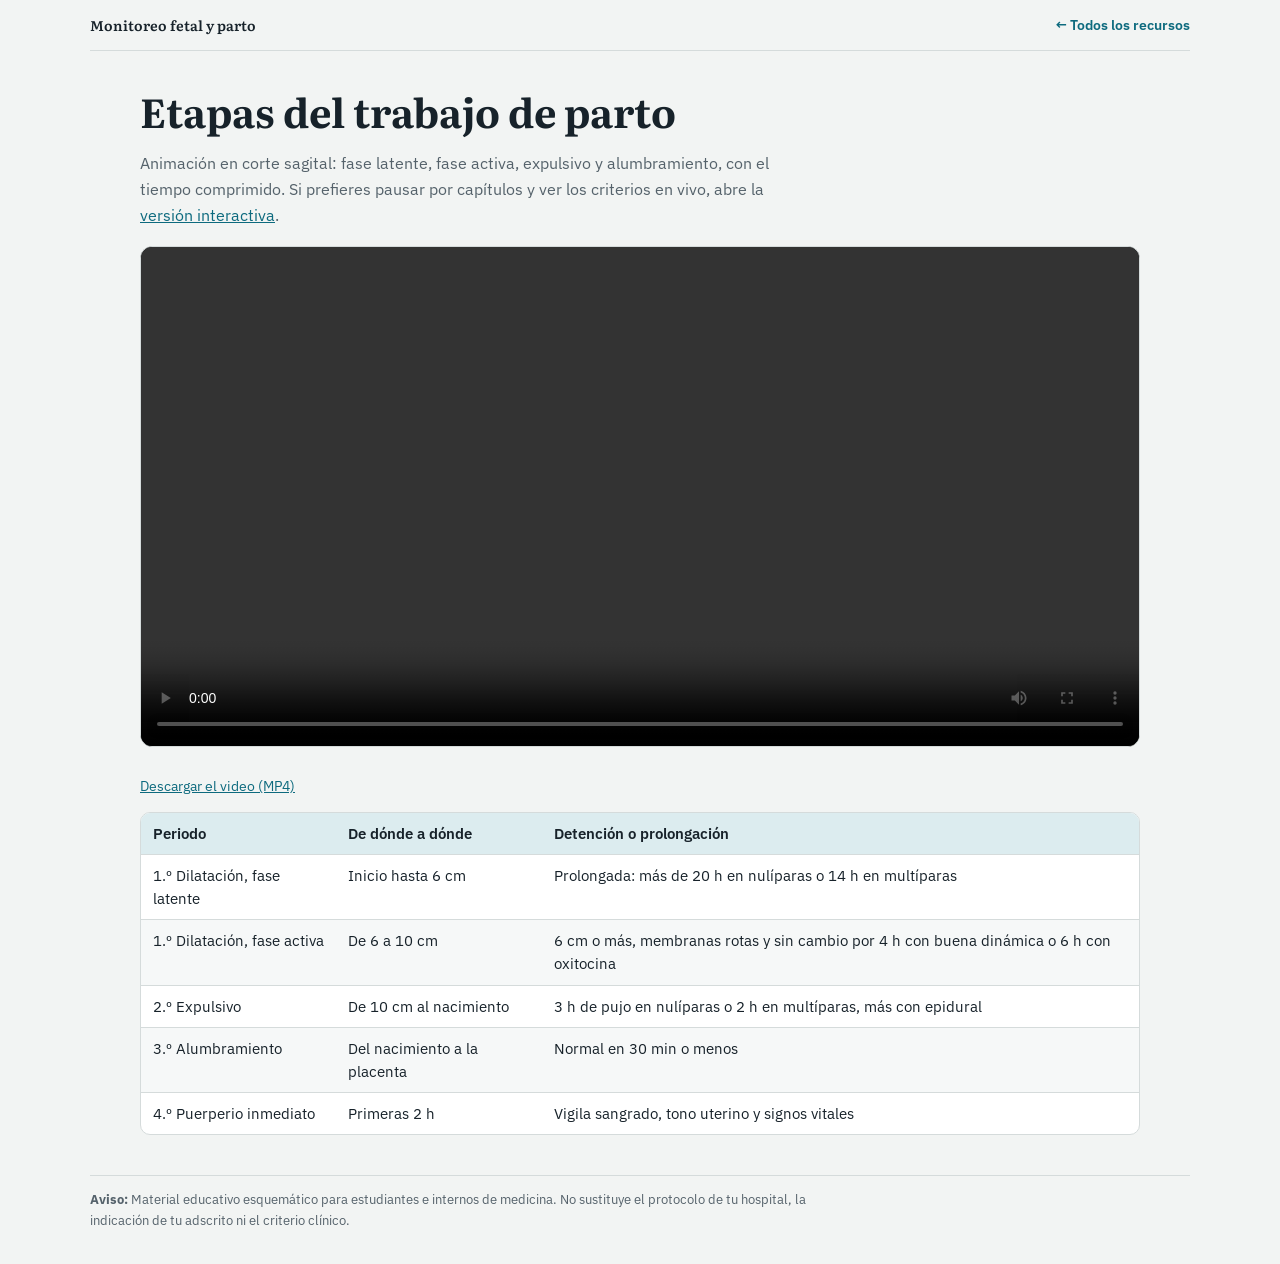
<file: video-etapas.html>
<!doctype html>
<html lang="es">
<head>
<meta charset="utf-8">
<meta name="viewport" content="width=device-width,initial-scale=1">
<title>Etapas del trabajo de parto (video)</title>
<meta name="description" content="La misma animación como video MP4 para verla sin conexión o proyectarla en clase.">
<link rel="preconnect" href="https://fonts.googleapis.com"><link rel="stylesheet" href="https://fonts.googleapis.com/css2?family=IBM+Plex+Mono:wght@400;500&family=IBM+Plex+Sans:wght@400;500;600&family=Literata:opsz,wght@7..72,500;7..72,700&display=swap">
<link rel="stylesheet" href="assets/site.css">

</head>
<body>
<header class="topbar"><a class="brand" href="./">Monitoreo fetal y parto</a><a class="back" href="./">← Todos los recursos</a></header>
<main class="prose wide">
<h1>Etapas del trabajo de parto</h1>
<p class="lede">Animación en corte sagital: fase latente, fase activa, expulsivo y alumbramiento, con el tiempo comprimido. Si prefieres pausar por capítulos y ver los criterios en vivo, abre la <a href="etapas-del-parto.html">versión interactiva</a>.</p>
<video class="video" controls preload="metadata" playsinline>
<source src="media/etapas-del-trabajo-de-parto.mp4" type="video/mp4">
Tu navegador no reproduce video MP4. <a href="media/etapas-del-trabajo-de-parto.mp4">Descárgalo aquí</a>.
</video>
<p class="dl"><a href="media/etapas-del-trabajo-de-parto.mp4" download>Descargar el video (MP4)</a></p>
<div class="tablewrap"><table>
<thead><tr><th>Periodo</th><th>De dónde a dónde</th><th>Detención o prolongación</th></tr></thead>
<tbody>
<tr><td>1.º Dilatación, fase latente</td><td>Inicio hasta 6 cm</td><td>Prolongada: más de 20 h en nulíparas o 14 h en multíparas</td></tr>
<tr><td>1.º Dilatación, fase activa</td><td>De 6 a 10 cm</td><td>6 cm o más, membranas rotas y sin cambio por 4 h con buena dinámica o 6 h con oxitocina</td></tr>
<tr><td>2.º Expulsivo</td><td>De 10 cm al nacimiento</td><td>3 h de pujo en nulíparas o 2 h en multíparas, más con epidural</td></tr>
<tr><td>3.º Alumbramiento</td><td>Del nacimiento a la placenta</td><td>Normal en 30 min o menos</td></tr>
<tr><td>4.º Puerperio inmediato</td><td>Primeras 2 h</td><td>Vigila sangrado, tono uterino y signos vitales</td></tr>
</tbody></table></div>
</main>
<footer class="sitefoot"><p><b>Aviso:</b> Material educativo esquemático para estudiantes e internos de medicina. No sustituye el protocolo de tu hospital, la indicación de tu adscrito ni el criterio clínico.</p></footer>
</body>
</html>
</file>
<file: assets/site.css>
/* Estilos compartidos: índice, lecturas, presentación y video. Misma paleta que los modelos interactivos. */
:root{
  --bg:#f2f4f3; --surface:#ffffff; --ink:#17222a; --muted:#55626b; --line:#d5dbdb;
  --accent:#0d6a7e; --accent-ink:#ffffff; --accent-soft:#dcecef; --zebra:#f6f8f8;
  --display:'Literata', Georgia, serif; --body:'IBM Plex Sans', 'Segoe UI', Arial, sans-serif; --mono:'IBM Plex Mono', Consolas, monospace;
  color-scheme:light;
}
@media (prefers-color-scheme: dark){:root:not([data-theme="light"]){
  --bg:#0e1417; --surface:#162026; --ink:#e5ecee; --muted:#9aa8ae; --line:#29363c;
  --accent:#55b6cb; --accent-ink:#0a1417; --accent-soft:#1b3138; --zebra:#121b20; color-scheme:dark}}
:root[data-theme="dark"]{
  --bg:#0e1417; --surface:#162026; --ink:#e5ecee; --muted:#9aa8ae; --line:#29363c;
  --accent:#55b6cb; --accent-ink:#0a1417; --accent-soft:#1b3138; --zebra:#121b20; color-scheme:dark}
*{box-sizing:border-box}
html{-webkit-text-size-adjust:100%}
body{margin:0;background:var(--bg);color:var(--ink);font:16px/1.6 var(--body);padding:0 16px 32px}
a{color:var(--accent)}
:focus-visible{outline:2px solid var(--accent);outline-offset:2px}

.topbar{max-width:1100px;margin:0 auto;padding:14px 0;display:flex;flex-wrap:wrap;justify-content:space-between;gap:6px 16px;border-bottom:1px solid var(--line);font-size:14px}
.topbar a{text-decoration:none;font-weight:600}
.topbar .brand{color:var(--ink);font-family:var(--display)}
.sitefoot{max-width:1100px;margin:40px auto 0;padding-top:14px;border-top:1px solid var(--line);font-size:13px;color:var(--muted)}
.sitefoot p{margin:0;max-width:90ch}

h1,h2,h3{font-family:var(--display);line-height:1.2;text-wrap:balance}
.eyebrow{font:500 12px/1 var(--mono);letter-spacing:.12em;text-transform:uppercase;color:var(--accent);margin:0}
.lede{color:var(--muted);max-width:68ch}

/* índice */
.home{max-width:1100px;margin:0 auto}
.hero{padding:40px 0 24px}
.hero h1{font-size:clamp(30px,5vw,48px);margin:10px 0 12px}
.notice{background:var(--accent-soft);border-radius:10px;padding:12px 16px;font-size:14px;max-width:80ch;margin:18px 0 0}
.cards{display:grid;grid-template-columns:repeat(auto-fill,minmax(min(100%,300px),1fr));gap:14px}
.card{display:flex;flex-direction:column;gap:6px;background:var(--surface);border:1px solid var(--line);border-radius:12px;padding:18px 18px 16px;color:var(--ink);text-decoration:none;transition:border-color .15s,transform .15s}
.card:hover{border-color:var(--accent);transform:translateY(-2px)}
.card h2{font-size:21px;margin:2px 0 0}
.card p{margin:0;color:var(--muted);font-size:14.5px;flex:1}
.card .kind{align-self:flex-start;font:500 11px/1 var(--mono);letter-spacing:.08em;text-transform:uppercase;color:var(--accent);background:var(--accent-soft);border-radius:999px;padding:5px 8px}
.card .go{font-weight:600;color:var(--accent);font-size:14px;margin-top:6px}
@media (prefers-reduced-motion: reduce){.card{transition:none}.card:hover{transform:none}}

/* lecturas en Markdown */
.prose{max-width:860px;margin:0 auto;padding-top:24px}
.prose.wide{max-width:1000px}
.prose h1{font-size:clamp(28px,4.4vw,40px);margin:12px 0 16px}
.prose h2{font-size:26px;margin:36px 0 10px}
.prose h3{font-size:20px;margin:24px 0 8px}
.prose blockquote{margin:16px 0;padding:10px 16px;border-left:4px solid var(--accent);background:var(--accent-soft);border-radius:0 8px 8px 0}
.prose blockquote p{margin:4px 0}
.prose hr{border:none;border-top:1px solid var(--line);margin:28px 0}
.prose li{margin:4px 0}
.tablewrap{overflow-x:auto;margin:14px 0;border:1px solid var(--line);border-radius:10px;background:var(--surface)}
.tablewrap table{border-collapse:collapse;width:100%;font-size:14.5px;min-width:520px}
.tablewrap th,.tablewrap td{text-align:left;vertical-align:top;padding:9px 12px;border-bottom:1px solid var(--line)}
.tablewrap th{background:var(--accent-soft);font-weight:600}
.tablewrap tr:nth-child(even) td{background:var(--zebra)}
.tablewrap tr:last-child td{border-bottom:none}
.answers{margin:28px 0;border:1px solid var(--line);border-radius:10px;background:var(--surface);padding:6px 18px}
.answers summary{cursor:pointer;font:600 17px var(--body);padding:10px 0;color:var(--accent)}
.dl{margin-top:28px;font-size:14px}
.video{display:block;width:100%;height:auto;border-radius:12px;border:1px solid var(--line);background:#000;margin:18px 0 6px}

/* presentación */
.deck{max-width:1100px;margin:0 auto;padding-top:24px}
.deck h1{font-size:clamp(26px,4vw,36px);margin:8px 0}
.viewer{position:relative;width:100%;aspect-ratio:16/9;background:#14213d;border-radius:12px;overflow:hidden;cursor:pointer;margin-top:12px}
.viewer:fullscreen{border-radius:0;aspect-ratio:auto;background:#000}
.frame{position:absolute;inset:0;display:flex;align-items:center;justify-content:center}
.frame[hidden]{display:none}
.stage{width:1920px;height:1080px;flex:none;transform-origin:center center}
.deckbar{display:flex;align-items:center;gap:10px;margin-top:12px;flex-wrap:wrap}
.btn{font:600 14px/1 var(--body);border:1px solid var(--line);background:var(--surface);color:var(--ink);border-radius:8px;padding:10px 14px;cursor:pointer}
.btn.ghost{margin-left:auto}
.count{font:500 14px var(--mono);color:var(--muted);min-width:64px;text-align:center}
.notes{margin-top:14px;background:var(--surface);border:1px solid var(--line);border-radius:10px;padding:8px 16px}
.notes summary{cursor:pointer;font-weight:600;padding:6px 0}
.notes p{margin:4px 0 10px;max-width:90ch}

/* Diapositivas: lienzo fijo de 1920×1080 con estilos en línea; aquí solo el reset que da el formato */
.slide{position:relative;width:1920px;height:1080px;overflow:hidden;box-sizing:border-box;line-height:1.3;text-align:left}
.slide *{box-sizing:border-box}
.slide p,.slide h1,.slide h2,.slide h3,.slide ul,.slide ol{margin:0}
.slide h1,.slide h2,.slide h3{text-wrap:wrap}
.slide ul,.slide ol{padding-left:1.2em}
.slide li{margin:0 0 .25em}
.slide table{border-collapse:collapse}
.slide th,.slide td{text-align:left;vertical-align:top;padding:18px 28px}
.slide th{font-weight:700}
.slide b{font-weight:700}
</file>
